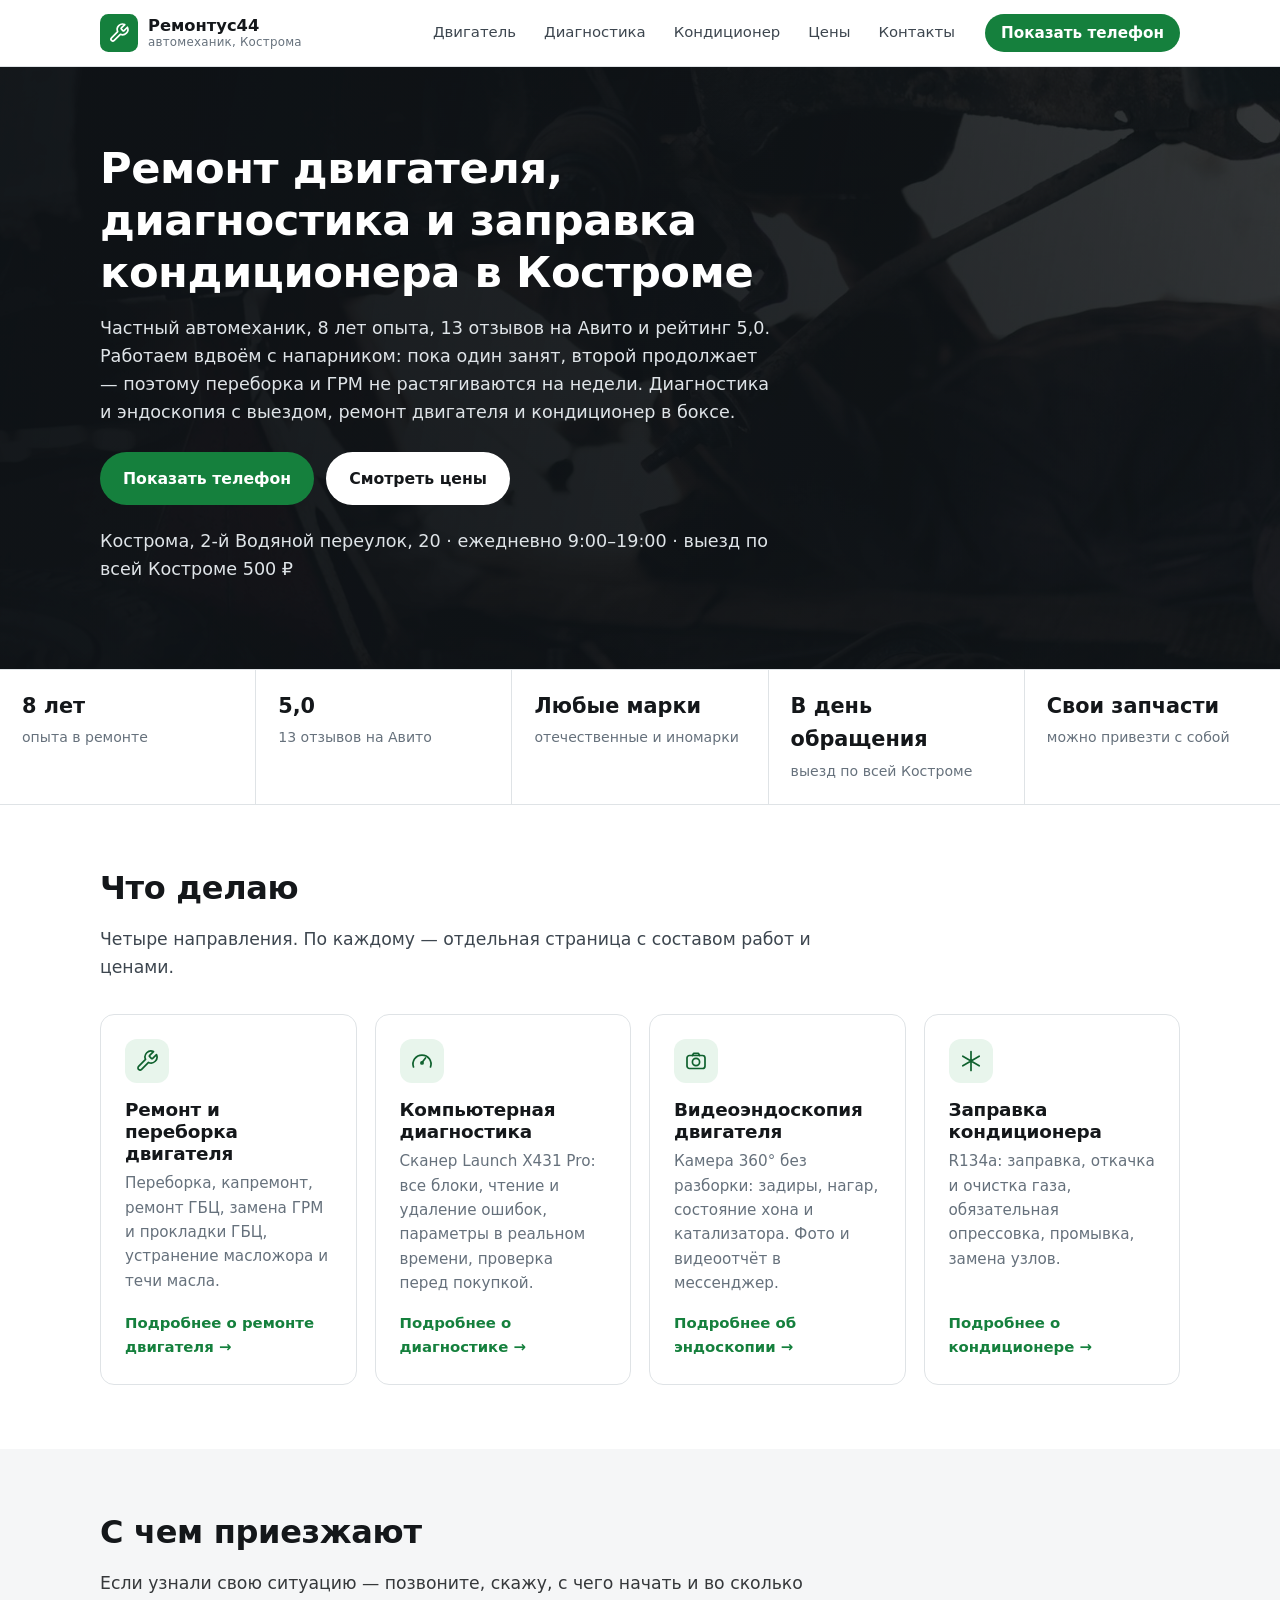
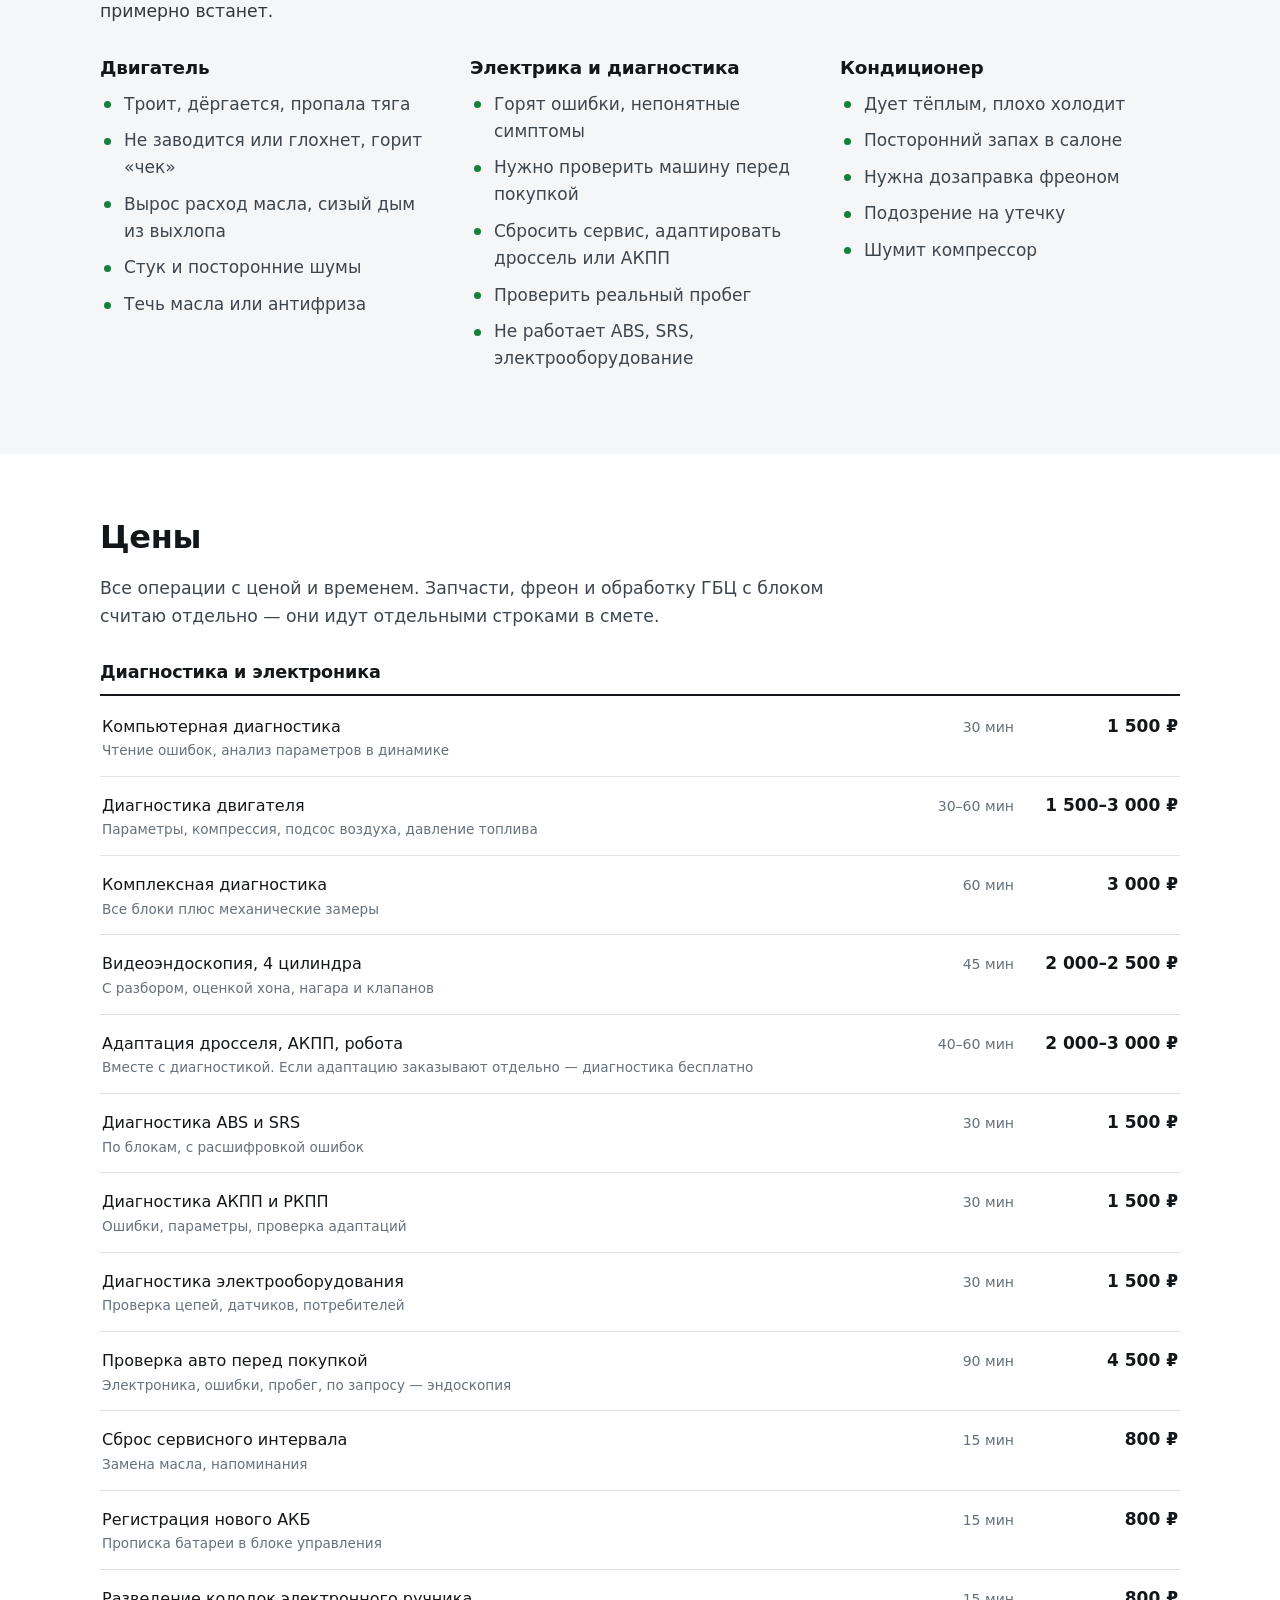
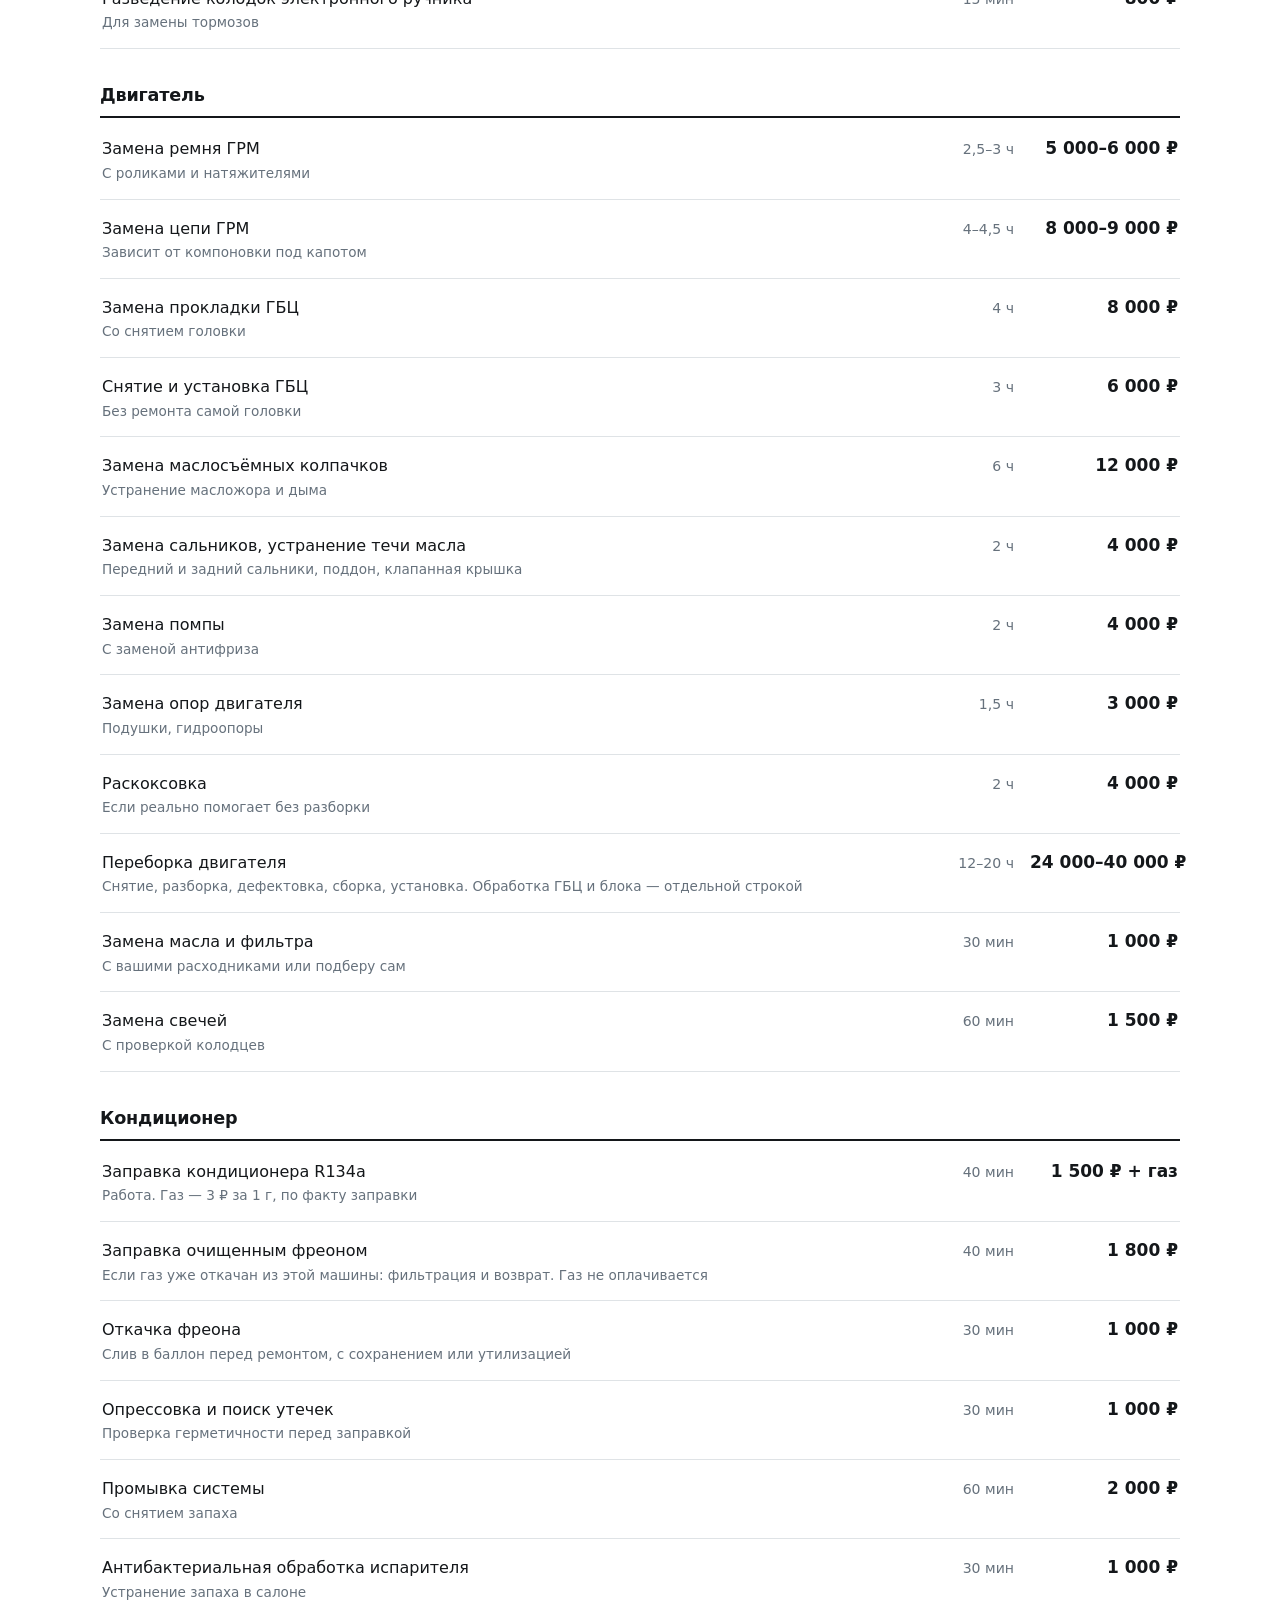
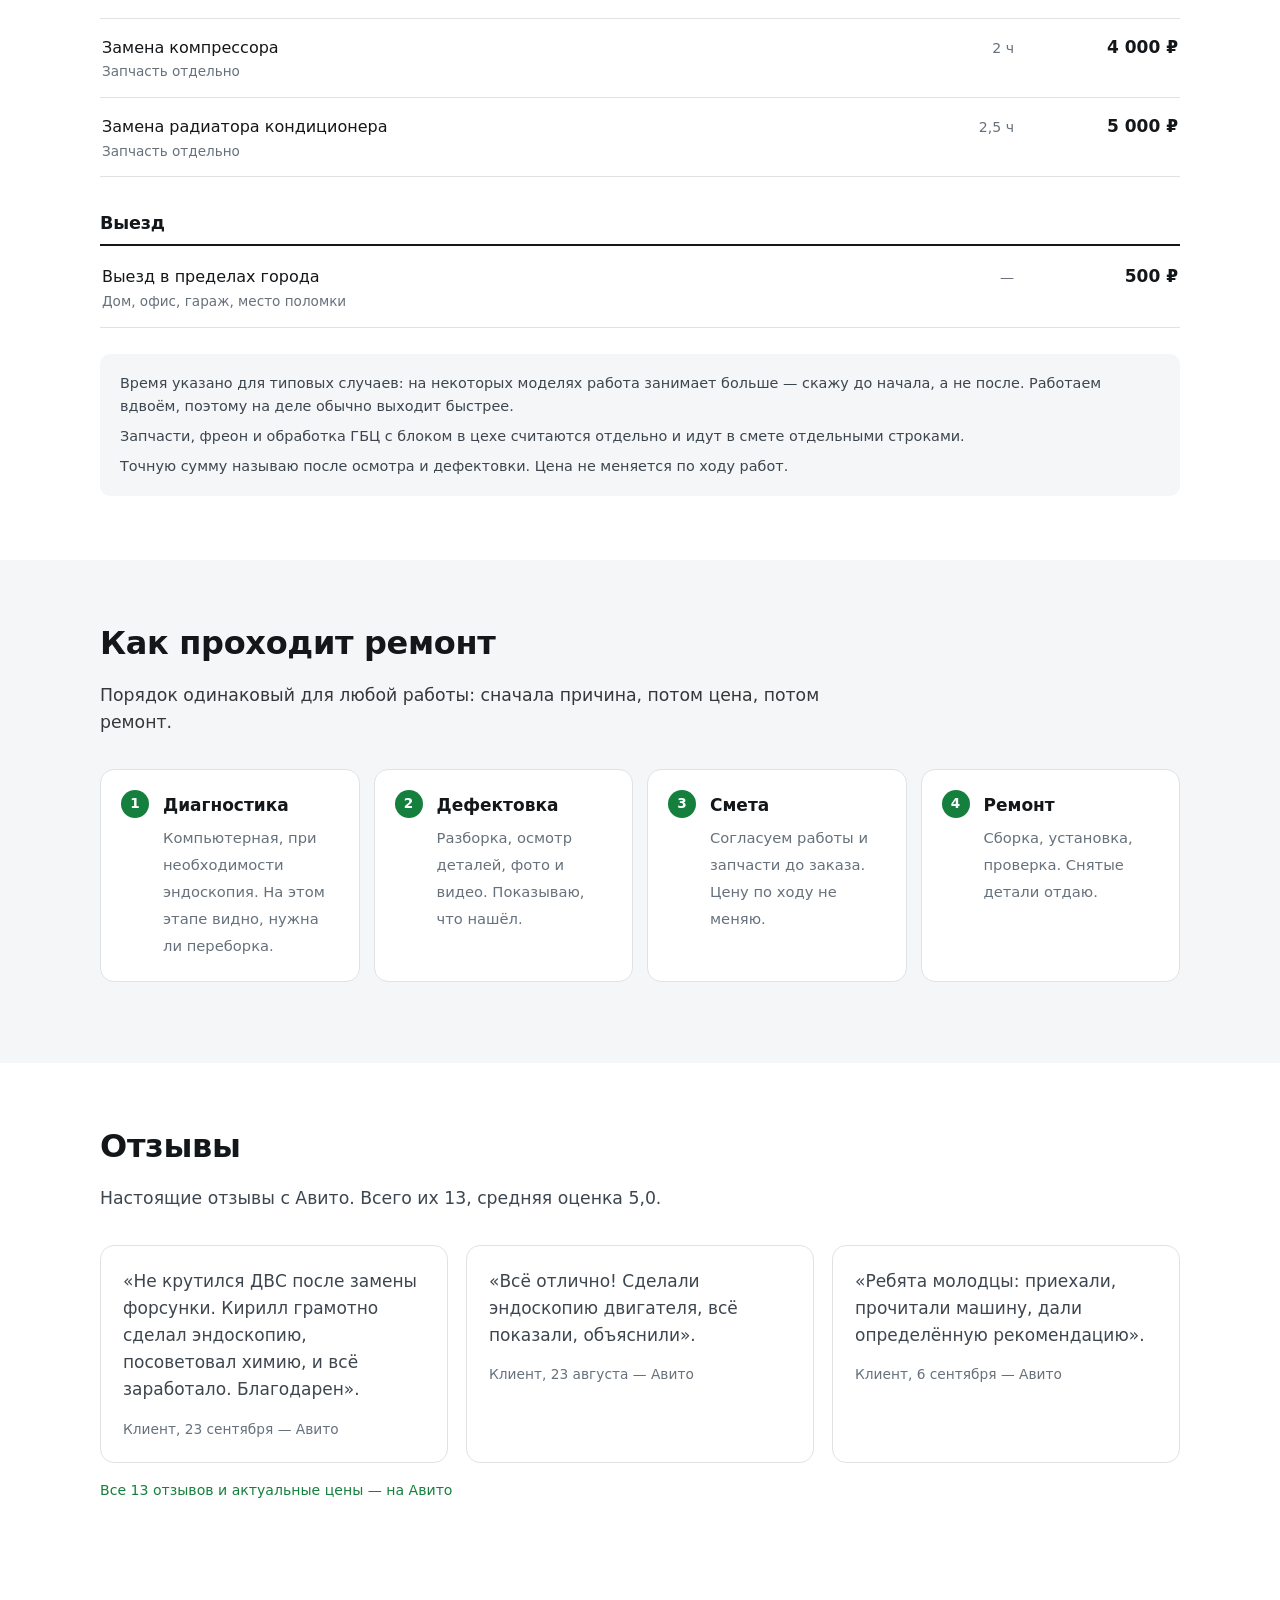
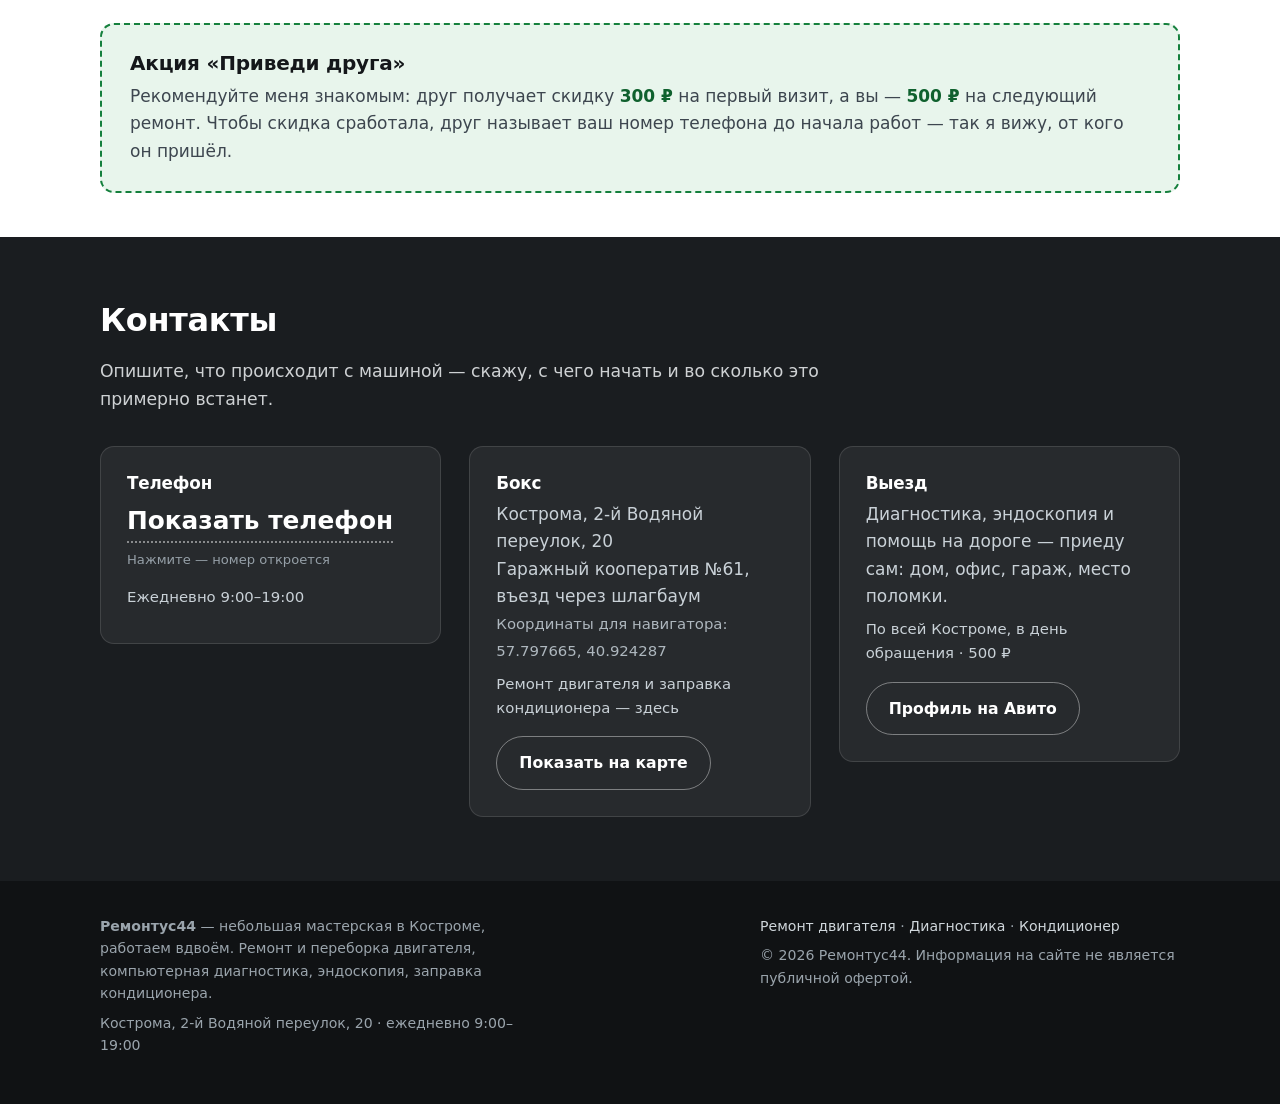
<file: index.html>
<!DOCTYPE html>
<html lang="ru">
<head>
<meta charset="utf-8">
<meta name="viewport" content="width=device-width, initial-scale=1">
<meta name="robots" content="max-image-preview:large">
<title>Ремонт двигателя и диагностика авто в Костроме — выезд</title>
<meta name="description" content="Ремонт и переборка двигателя, компьютерная диагностика Launch X431, эндоскопия цилиндров, заправка кондиционера. Частный мастер, 8 лет опыта, выезд по Костроме.">
<meta name="theme-color" content="#15803d">
<link rel="canonical" href="https://remontus44.github.io/">
<meta property="og:url" content="https://remontus44.github.io/">
<meta name="yandex-verification" content="0451722e89976018">
<meta name="google-site-verification" content="fGi5Lb3fMDPfjdxHxQC40e83cKRaga356DUow9QKcRk">
<link rel="icon" type="image/png" sizes="48x48" href="assets/favicon-48.png">
<link rel="icon" type="image/png" sizes="96x96" href="assets/favicon-96.png">
<link rel="icon" type="image/png" sizes="192x192" href="assets/favicon-192.png">
<link rel="icon" href="assets/favicon.svg" type="image/svg+xml" sizes="any">
<link rel="apple-touch-icon" href="assets/apple-touch-icon.png">
<link rel="stylesheet" href="assets/style.css">

<meta property="og:type" content="website">
<meta property="og:locale" content="ru_RU">
<meta property="og:title" content="Ремонт двигателя и диагностика авто в Костроме — выезд">
<meta property="og:description" content="Ремонт и переборка двигателя, компьютерная диагностика, эндоскопия цилиндров, заправка кондиционера. Частный мастер, 8 лет опыта, выезд по Костроме.">
<meta property="og:image" content="https://remontus44.github.io/assets/cover-1600.jpg">
<meta property="og:image:width" content="1600">
<meta property="og:image:height" content="1066">
<meta property="og:image:alt" content="Автомеханик под автомобилем на подъёмнике — Ремонтус44, Кострома">
<meta property="og:site_name" content="Ремонтус44">
<meta name="twitter:card" content="summary_large_image">
<meta name="twitter:image" content="https://remontus44.github.io/assets/cover-1600.jpg">

<script type="application/ld+json">
{
  "@context": "https://schema.org",
  "@type": "AutoRepair",
  "name": "Ремонтус44 — ремонт двигателя и диагностика авто в Костроме",
  "url": "https://remontus44.github.io/",
  "image": [
    "https://remontus44.github.io/assets/cover-1600.jpg",
    "https://remontus44.github.io/assets/og-1200x630.jpg"
  ],
  "logo": {
    "@type": "ImageObject",
    "url": "https://remontus44.github.io/assets/logo-512.png",
    "width": 512,
    "height": 512
  },
  "priceRange": "от 500 ₽",
  "currenciesAccepted": "RUB",
  "paymentAccepted": "Наличные, перевод",
  "address": {
    "@type": "PostalAddress",
    "addressLocality": "Кострома",
    "streetAddress": "2-й Водяной переулок, 20, гаражный кооператив №61",
    "addressCountry": "RU"
  },
  "areaServed": { "@type": "City", "name": "Кострома" },
  "geo": { "@type": "GeoCoordinates", "latitude": 57.797665, "longitude": 40.924287 },
  "openingHoursSpecification": {
    "@type": "OpeningHoursSpecification",
    "dayOfWeek": ["Monday","Tuesday","Wednesday","Thursday","Friday","Saturday","Sunday"],
    "opens": "09:00",
    "closes": "19:00"
  },
  "hasOfferCatalog": {
    "@type": "OfferCatalog",
    "name": "Услуги",
    "itemListElement": [
      { "@type": "Offer", "itemOffered": { "@type": "Service", "name": "Ремонт и переборка двигателя" } },
      { "@type": "Offer", "itemOffered": { "@type": "Service", "name": "Компьютерная диагностика" }, "price": "1500", "priceCurrency": "RUB" },
      { "@type": "Offer", "itemOffered": { "@type": "Service", "name": "Эндоскопия двигателя" }, "price": "2000", "priceCurrency": "RUB" },
      { "@type": "Offer", "itemOffered": { "@type": "Service", "name": "Заправка кондиционера" }, "price": "1500", "priceCurrency": "RUB" },
      { "@type": "Offer", "itemOffered": { "@type": "Service", "name": "Заправка очищенным фреоном" }, "price": "1800", "priceCurrency": "RUB" },
      { "@type": "Offer", "itemOffered": { "@type": "Service", "name": "Откачка фреона" }, "price": "1000", "priceCurrency": "RUB" }
    ]
  }
}
</script>
</head>
<body>

<header class="header">
  <div class="wrap header__bar">
    <a class="brand" href="./">
      <svg class="brand__mark" viewBox="0 0 64 64" aria-hidden="true"><rect width="64" height="64" rx="14" fill="#15803d"/><g transform="translate(14 14) scale(1.5)" fill="none" stroke="#fff" stroke-width="1.9" stroke-linecap="round" stroke-linejoin="round"><path d="M14.7 6.3a1 1 0 0 0 0 1.4l1.6 1.6a1 1 0 0 0 1.4 0l3.77-3.77a6 6 0 0 1-7.94 7.94l-6.91 6.91a2.12 2.12 0 0 1-3-3l6.91-6.91a6 6 0 0 1 7.94-7.94l-3.76 3.76z"/></g></svg>
      <span class="brand__text">
        <span class="brand__name">Ремонтус44</span>
        <span class="brand__sub">автомеханик, Кострома</span>
      </span>
    </a>
    <nav class="nav" aria-label="Основная навигация">
      <a href="remont-dvigatelya/">Двигатель</a>
      <a href="diagnostika/">Диагностика</a>
      <a href="konditsioner/">Кондиционер</a>
      <a href="#prices">Цены</a>
      <a href="#contacts">Контакты</a>
    </nav>
    <button class="header__phone" type="button" data-phone-reveal data-reveal-class="header__phone">Показать телефон</button>
  </div>
</header>

<main>

  <section class="hero">
    <img class="hero__bg" src="assets/cover-1600.jpg" width="1600" height="1066" alt="Автомеханик под автомобилем на подъёмнике — ремонт двигателя в Костроме" fetchpriority="high">
    <div class="wrap">
      <div class="hero__inner">
        <h1>Ремонт двигателя, диагностика и заправка кондиционера в Костроме</h1>
        <p>Частный автомеханик, 8 лет опыта, 13 отзывов на Авито и рейтинг 5,0. Работаем вдвоём с напарником: пока один занят, второй продолжает — поэтому переборка и ГРМ не растягиваются на недели. Диагностика и эндоскопия с выездом, ремонт двигателя и кондиционер в боксе.</p>
        <div class="hero__actions">
          <button class="btn btn--primary" type="button" data-phone-reveal data-reveal-class="btn btn--primary">Показать телефон</button>
          <a class="btn btn--light" href="#prices">Смотреть цены</a>
        </div>
        <p class="hero__note">Кострома, 2-й Водяной переулок, 20 · ежедневно 9:00–19:00 · выезд по всей Костроме 500 ₽</p>
      </div>
    </div>
  </section>

  <div class="trust">
    <div><b>8 лет</b><span>опыта в ремонте</span></div>
    <div><b>5,0</b><span>13 отзывов на Авито</span></div>
    <div><b>Любые марки</b><span>отечественные и иномарки</span></div>
    <div><b>В день обращения</b><span>выезд по всей Костроме</span></div>
    <div><b>Свои запчасти</b><span>можно привезти с собой</span></div>
  </div>

  <section class="section" id="services">
    <div class="wrap">
      <div class="section-head">
        <h2>Что делаю</h2>
        <p class="lead">Четыре направления. По каждому — отдельная страница с составом работ и ценами.</p>
      </div>
      <div class="cards">

        <article class="card">
          <div class="card__icon" aria-hidden="true">
            <svg viewBox="0 0 24 24"><path d="M14.7 6.3a1 1 0 0 0 0 1.4l1.6 1.6a1 1 0 0 0 1.4 0l3.77-3.77a6 6 0 0 1-7.94 7.94l-6.91 6.91a2.12 2.12 0 0 1-3-3l6.91-6.91a6 6 0 0 1 7.94-7.94l-3.76 3.76z"/></svg>
          </div>
          <h3>Ремонт и переборка двигателя</h3>
          <p>Переборка, капремонт, ремонт ГБЦ, замена ГРМ и прокладки ГБЦ, устранение масложора и течи масла.</p>
          <a class="card__link" href="remont-dvigatelya/">Подробнее о ремонте двигателя →</a>
        </article>

        <article class="card">
          <div class="card__icon" aria-hidden="true">
            <svg viewBox="0 0 24 24"><path d="M3.5 18a9 9 0 1 1 17 0"/><path d="M12 13.5 15.5 9"/><circle cx="12" cy="13.9" r="1.1"/></svg>
          </div>
          <h3>Компьютерная диагностика</h3>
          <p>Сканер Launch X431 Pro: все блоки, чтение и удаление ошибок, параметры в реальном времени, проверка перед покупкой.</p>
          <a class="card__link" href="diagnostika/">Подробнее о диагностике →</a>
        </article>

        <article class="card">
          <div class="card__icon" aria-hidden="true">
            <svg viewBox="0 0 24 24"><rect x="3" y="6.5" width="18" height="13" rx="2.5"/><circle cx="12" cy="13" r="3.6"/><path d="M8.4 6.5 9.6 4.3h4.8l1.2 2.2"/></svg>
          </div>
          <h3>Видеоэндоскопия двигателя</h3>
          <p>Камера 360° без разборки: задиры, нагар, состояние хона и катализатора. Фото и видеоотчёт в мессенджер.</p>
          <a class="card__link" href="diagnostika/#endoskopiya">Подробнее об эндоскопии →</a>
        </article>

        <article class="card">
          <div class="card__icon" aria-hidden="true">
            <svg viewBox="0 0 24 24"><path d="M12 2.5v19M3.8 7.25l16.4 9.5M20.2 7.25 3.8 16.75"/></svg>
          </div>
          <h3>Заправка кондиционера</h3>
          <p>R134a: заправка, откачка и очистка газа, обязательная опрессовка, промывка, замена узлов.</p>
          <a class="card__link" href="konditsioner/">Подробнее о кондиционере →</a>
        </article>

      </div>
    </div>
  </section>

  <section class="section section--surface">
    <div class="wrap">
      <div class="section-head">
        <h2>С чем приезжают</h2>
        <p class="lead">Если узнали свою ситуацию — позвоните, скажу, с чего начать и во сколько примерно встанет.</p>
      </div>
      <div class="cols">
        <div>
          <h3>Двигатель</h3>
          <ul class="plain">
            <li>Троит, дёргается, пропала тяга</li>
            <li>Не заводится или глохнет, горит «чек»</li>
            <li>Вырос расход масла, сизый дым из выхлопа</li>
            <li>Стук и посторонние шумы</li>
            <li>Течь масла или антифриза</li>
          </ul>
        </div>
        <div>
          <h3>Электрика и диагностика</h3>
          <ul class="plain">
            <li>Горят ошибки, непонятные симптомы</li>
            <li>Нужно проверить машину перед покупкой</li>
            <li>Сбросить сервис, адаптировать дроссель или АКПП</li>
            <li>Проверить реальный пробег</li>
            <li>Не работает ABS, SRS, электрооборудование</li>
          </ul>
        </div>
        <div>
          <h3>Кондиционер</h3>
          <ul class="plain">
            <li>Дует тёплым, плохо холодит</li>
            <li>Посторонний запах в салоне</li>
            <li>Нужна дозаправка фреоном</li>
            <li>Подозрение на утечку</li>
            <li>Шумит компрессор</li>
          </ul>
        </div>
      </div>
    </div>
  </section>

  <section class="section" id="prices">
    <div class="wrap">
      <div class="section-head">
        <h2>Цены</h2>
        <p class="lead">Все операции с ценой и временем. Запчасти, фреон и обработку ГБЦ с блоком считаю отдельно — они идут отдельными строками в смете.</p>
      </div>

      <div class="price-group">
        <div class="price-group__head">
          <h3>Диагностика и электроника</h3>
        </div>
        <div class="price">
          <div class="price__name">Компьютерная диагностика<small>Чтение ошибок, анализ параметров в динамике</small></div>
          <div class="price__time">30 мин</div>
          <div class="price__val">1 500 ₽</div>
        </div>
        <div class="price">
          <div class="price__name">Диагностика двигателя<small>Параметры, компрессия, подсос воздуха, давление топлива</small></div>
          <div class="price__time">30–60 мин</div>
          <div class="price__val">1 500–3 000 ₽</div>
        </div>
        <div class="price">
          <div class="price__name">Комплексная диагностика<small>Все блоки плюс механические замеры</small></div>
          <div class="price__time">60 мин</div>
          <div class="price__val">3 000 ₽</div>
        </div>
        <div class="price">
          <div class="price__name">Видеоэндоскопия, 4 цилиндра<small>С разбором, оценкой хона, нагара и клапанов</small></div>
          <div class="price__time">45 мин</div>
          <div class="price__val">2 000–2 500 ₽</div>
        </div>
        <div class="price">
          <div class="price__name">Адаптация дросселя, АКПП, робота<small>Вместе с диагностикой. Если адаптацию заказывают отдельно — диагностика бесплатно</small></div>
          <div class="price__time">40–60 мин</div>
          <div class="price__val">2 000–3 000 ₽</div>
        </div>
        <div class="price">
          <div class="price__name">Диагностика ABS и SRS<small>По блокам, с расшифровкой ошибок</small></div>
          <div class="price__time">30 мин</div>
          <div class="price__val">1 500 ₽</div>
        </div>
        <div class="price">
          <div class="price__name">Диагностика АКПП и РКПП<small>Ошибки, параметры, проверка адаптаций</small></div>
          <div class="price__time">30 мин</div>
          <div class="price__val">1 500 ₽</div>
        </div>
        <div class="price">
          <div class="price__name">Диагностика электрооборудования<small>Проверка цепей, датчиков, потребителей</small></div>
          <div class="price__time">30 мин</div>
          <div class="price__val">1 500 ₽</div>
        </div>
        <div class="price">
          <div class="price__name">Проверка авто перед покупкой<small>Электроника, ошибки, пробег, по запросу — эндоскопия</small></div>
          <div class="price__time">90 мин</div>
          <div class="price__val">4 500 ₽</div>
        </div>
        <div class="price">
          <div class="price__name">Сброс сервисного интервала<small>Замена масла, напоминания</small></div>
          <div class="price__time">15 мин</div>
          <div class="price__val">800 ₽</div>
        </div>
        <div class="price">
          <div class="price__name">Регистрация нового АКБ<small>Прописка батареи в блоке управления</small></div>
          <div class="price__time">15 мин</div>
          <div class="price__val">800 ₽</div>
        </div>
        <div class="price">
          <div class="price__name">Разведение колодок электронного ручника<small>Для замены тормозов</small></div>
          <div class="price__time">15 мин</div>
          <div class="price__val">800 ₽</div>
        </div>
      </div>

      <div class="price-group">
        <div class="price-group__head">
          <h3>Двигатель</h3>
        </div>
        <div class="price">
          <div class="price__name">Замена ремня ГРМ<small>С роликами и натяжителями</small></div>
          <div class="price__time">2,5–3 ч</div>
          <div class="price__val">5 000–6 000 ₽</div>
        </div>
        <div class="price">
          <div class="price__name">Замена цепи ГРМ<small>Зависит от компоновки под капотом</small></div>
          <div class="price__time">4–4,5 ч</div>
          <div class="price__val">8 000–9 000 ₽</div>
        </div>
        <div class="price">
          <div class="price__name">Замена прокладки ГБЦ<small>Со снятием головки</small></div>
          <div class="price__time">4 ч</div>
          <div class="price__val">8 000 ₽</div>
        </div>
        <div class="price">
          <div class="price__name">Снятие и установка ГБЦ<small>Без ремонта самой головки</small></div>
          <div class="price__time">3 ч</div>
          <div class="price__val">6 000 ₽</div>
        </div>
        <div class="price">
          <div class="price__name">Замена маслосъёмных колпачков<small>Устранение масложора и дыма</small></div>
          <div class="price__time">6 ч</div>
          <div class="price__val">12 000 ₽</div>
        </div>
        <div class="price">
          <div class="price__name">Замена сальников, устранение течи масла<small>Передний и задний сальники, поддон, клапанная крышка</small></div>
          <div class="price__time">2 ч</div>
          <div class="price__val">4 000 ₽</div>
        </div>
        <div class="price">
          <div class="price__name">Замена помпы<small>С заменой антифриза</small></div>
          <div class="price__time">2 ч</div>
          <div class="price__val">4 000 ₽</div>
        </div>
        <div class="price">
          <div class="price__name">Замена опор двигателя<small>Подушки, гидроопоры</small></div>
          <div class="price__time">1,5 ч</div>
          <div class="price__val">3 000 ₽</div>
        </div>
        <div class="price">
          <div class="price__name">Раскоксовка<small>Если реально помогает без разборки</small></div>
          <div class="price__time">2 ч</div>
          <div class="price__val">4 000 ₽</div>
        </div>
        <div class="price">
          <div class="price__name">Переборка двигателя<small>Снятие, разборка, дефектовка, сборка, установка. Обработка ГБЦ и блока — отдельной строкой</small></div>
          <div class="price__time">12–20 ч</div>
          <div class="price__val">24 000–40 000 ₽</div>
        </div>
        <div class="price">
          <div class="price__name">Замена масла и фильтра<small>С вашими расходниками или подберу сам</small></div>
          <div class="price__time">30 мин</div>
          <div class="price__val">1 000 ₽</div>
        </div>
        <div class="price">
          <div class="price__name">Замена свечей<small>С проверкой колодцев</small></div>
          <div class="price__time">60 мин</div>
          <div class="price__val">1 500 ₽</div>
        </div>
      </div>

      <div class="price-group">
        <div class="price-group__head">
          <h3>Кондиционер</h3>
        </div>
        <div class="price">
          <div class="price__name">Заправка кондиционера R134a<small>Работа. Газ — 3 ₽ за 1 г, по факту заправки</small></div>
          <div class="price__time">40 мин</div>
          <div class="price__val">1 500 ₽ + газ</div>
        </div>
        <div class="price">
          <div class="price__name">Заправка очищенным фреоном<small>Если газ уже откачан из этой машины: фильтрация и возврат. Газ не оплачивается</small></div>
          <div class="price__time">40 мин</div>
          <div class="price__val">1 800 ₽</div>
        </div>
        <div class="price">
          <div class="price__name">Откачка фреона<small>Слив в баллон перед ремонтом, с сохранением или утилизацией</small></div>
          <div class="price__time">30 мин</div>
          <div class="price__val">1 000 ₽</div>
        </div>
        <div class="price">
          <div class="price__name">Опрессовка и поиск утечек<small>Проверка герметичности перед заправкой</small></div>
          <div class="price__time">30 мин</div>
          <div class="price__val">1 000 ₽</div>
        </div>
        <div class="price">
          <div class="price__name">Промывка системы<small>Со снятием запаха</small></div>
          <div class="price__time">60 мин</div>
          <div class="price__val">2 000 ₽</div>
        </div>
        <div class="price">
          <div class="price__name">Антибактериальная обработка испарителя<small>Устранение запаха в салоне</small></div>
          <div class="price__time">30 мин</div>
          <div class="price__val">1 000 ₽</div>
        </div>
        <div class="price">
          <div class="price__name">Замена компрессора<small>Запчасть отдельно</small></div>
          <div class="price__time">2 ч</div>
          <div class="price__val">4 000 ₽</div>
        </div>
        <div class="price">
          <div class="price__name">Замена радиатора кондиционера<small>Запчасть отдельно</small></div>
          <div class="price__time">2,5 ч</div>
          <div class="price__val">5 000 ₽</div>
        </div>
      </div>

      <div class="price-group">
        <div class="price-group__head">
          <h3>Выезд</h3>
        </div>
        <div class="price">
          <div class="price__name">Выезд в пределах города<small>Дом, офис, гараж, место поломки</small></div>
          <div class="price__time">—</div>
          <div class="price__val">500 ₽</div>
        </div>
      </div>

      <div class="prices-foot">
        <p>Время указано для типовых случаев: на некоторых моделях работа занимает больше — скажу до начала, а не после. Работаем вдвоём, поэтому на деле обычно выходит быстрее.</p>
        <p>Запчасти, фреон и обработка ГБЦ с блоком в цехе считаются отдельно и идут в смете отдельными строками.</p>
        <p>Точную сумму называю после осмотра и дефектовки. Цена не меняется по ходу работ.</p>
      </div>
    </div>
  </section>

  <section class="section section--surface">
    <div class="wrap">
      <div class="section-head">
        <h2>Как проходит ремонт</h2>
        <p class="lead">Порядок одинаковый для любой работы: сначала причина, потом цена, потом ремонт.</p>
      </div>
      <ol class="steps">
        <li><strong>Диагностика</strong><span>Компьютерная, при необходимости эндоскопия. На этом этапе видно, нужна ли переборка.</span></li>
        <li><strong>Дефектовка</strong><span>Разборка, осмотр деталей, фото и видео. Показываю, что нашёл.</span></li>
        <li><strong>Смета</strong><span>Согласуем работы и запчасти до заказа. Цену по ходу не меняю.</span></li>
        <li><strong>Ремонт</strong><span>Сборка, установка, проверка. Снятые детали отдаю.</span></li>
      </ol>
    </div>
  </section>

  <section class="section">
    <div class="wrap">
      <div class="section-head">
        <h2>Отзывы</h2>
        <p class="lead">Настоящие отзывы с Авито. Всего их 13, средняя оценка 5,0.</p>
      </div>
      <div class="reviews">
        <figure class="review">
          <blockquote>«Не крутился ДВС после замены форсунки. Кирилл грамотно сделал эндоскопию, посоветовал химию, и всё заработало. Благодарен».</blockquote>
          <figcaption>Клиент, 23 сентября — Авито</figcaption>
        </figure>
        <figure class="review">
          <blockquote>«Всё отлично! Сделали эндоскопию двигателя, всё показали, объяснили».</blockquote>
          <figcaption>Клиент, 23 августа — Авито</figcaption>
        </figure>
        <figure class="review">
          <blockquote>«Ребята молодцы: приехали, прочитали машину, дали определённую рекомендацию».</blockquote>
          <figcaption>Клиент, 6 сентября — Авито</figcaption>
        </figure>
      </div>
      <p class="prices__note"><a href="https://www.avito.ru/kostroma/predlozheniya_uslug/remont_dvigatelya_diagnostika_konditsioner_4477973589" target="_blank" rel="noopener">Все 13 отзывов и актуальные цены — на Авито</a></p>
    </div>
  </section>

  <section class="section section--tight">
    <div class="wrap">
      <div class="promo">
        <h2>Акция «Приведи друга»</h2>
        <p>Рекомендуйте меня знакомым: друг получает скидку <strong>300 ₽</strong> на первый визит, а вы — <strong>500 ₽</strong> на следующий ремонт. Чтобы скидка сработала, друг называет ваш номер телефона до начала работ — так я вижу, от кого он пришёл.</p>
      </div>
    </div>
  </section>

  <section class="section section--dark" id="contacts">
    <div class="wrap">
      <div class="section-head">
        <h2>Контакты</h2>
        <p class="lead">Опишите, что происходит с машиной — скажу, с чего начать и во сколько это примерно встанет.</p>
      </div>
      <div class="contact-grid">

        <div class="contact-card">
          <h3>Телефон</h3>
          <button class="phone-btn" type="button" data-phone-reveal data-reveal-class="phone-link">Показать телефон</button>
          <span class="phone-hint">Нажмите — номер откроется</span>
          <p class="hours" style="margin-top:16px">Ежедневно 9:00–19:00</p>
        </div>

        <div class="contact-card">
          <h3>Бокс</h3>
          <p>Кострома, 2-й Водяной переулок, 20<br>Гаражный кооператив №61, въезд через шлагбаум<br><span class="hours">Координаты для навигатора: 57.797665, 40.924287</span></p>
          <p class="hours">Ремонт двигателя и заправка кондиционера — здесь</p>
          <div class="contact-actions">
            <a class="btn btn--ghost" href="https://yandex.ru/maps/?pt=40.924287,57.797665&amp;z=17&amp;l=map" target="_blank" rel="noopener">Показать на карте</a>
          </div>
        </div>

        <div class="contact-card">
          <h3>Выезд</h3>
          <p>Диагностика, эндоскопия и помощь на дороге — приеду сам: дом, офис, гараж, место поломки.</p>
          <p class="hours">По всей Костроме, в день обращения · 500 ₽</p>
          <div class="contact-actions">
            <a class="btn btn--ghost" href="https://www.avito.ru/kostroma/predlozheniya_uslug/remont_dvigatelya_diagnostika_konditsioner_4477973589" target="_blank" rel="noopener">Профиль на Авито</a>
          </div>
        </div>

      </div>
      <noscript><p class="hours" style="margin-top:20px">Телефон не публикую открыто, чтобы не ловить спам-звонки. Напишите в чат на Авито — ссылка выше.</p></noscript>
    </div>
  </section>

</main>

<footer class="footer">
  <div class="wrap footer__inner">
    <div class="footer__col">
      <p><strong>Ремонтус44</strong> — небольшая мастерская в Костроме, работаем вдвоём. Ремонт и переборка двигателя, компьютерная диагностика, эндоскопия, заправка кондиционера.</p>
      <p>Кострома, 2-й Водяной переулок, 20 · ежедневно 9:00–19:00</p>
    </div>
    <div class="footer__col">
      <p><a href="remont-dvigatelya/">Ремонт двигателя</a> · <a href="diagnostika/">Диагностика</a> · <a href="konditsioner/">Кондиционер</a></p>
      <p>© 2026 Ремонтус44. Информация на сайте не является публичной офертой.</p>
    </div>
  </div>
</footer>

<script src="assets/app.js" defer></script>

<!-- Yandex.Metrika counter -->
<script type="text/javascript">
    (function(m,e,t,r,i,k,a){
        m[i]=m[i]||function(){(m[i].a=m[i].a||[]).push(arguments)};
        m[i].l=1*new Date();
        for (var j = 0; j < document.scripts.length; j++) {if (document.scripts[j].src === r) { return; }}
        k=e.createElement(t),a=e.getElementsByTagName(t)[0],k.async=1,k.src=r,a.parentNode.insertBefore(k,a)
    })(window, document,'script','https://mc.yandex.ru/metrika/tag.js?id=113808431', 'ym');

    ym(113808431, 'init', {ssr:true, webvisor:true, clickmap:true, ecommerce:"dataLayer", referrer: document.referrer, url: location.href, accurateTrackBounce:true, trackLinks:true});
</script>
<noscript><div><img src="https://mc.yandex.ru/watch/113808431" style="position:absolute; left:-9999px;" alt="" /></div></noscript>
<!-- /Yandex.Metrika counter -->
</body>
</html>
</file>
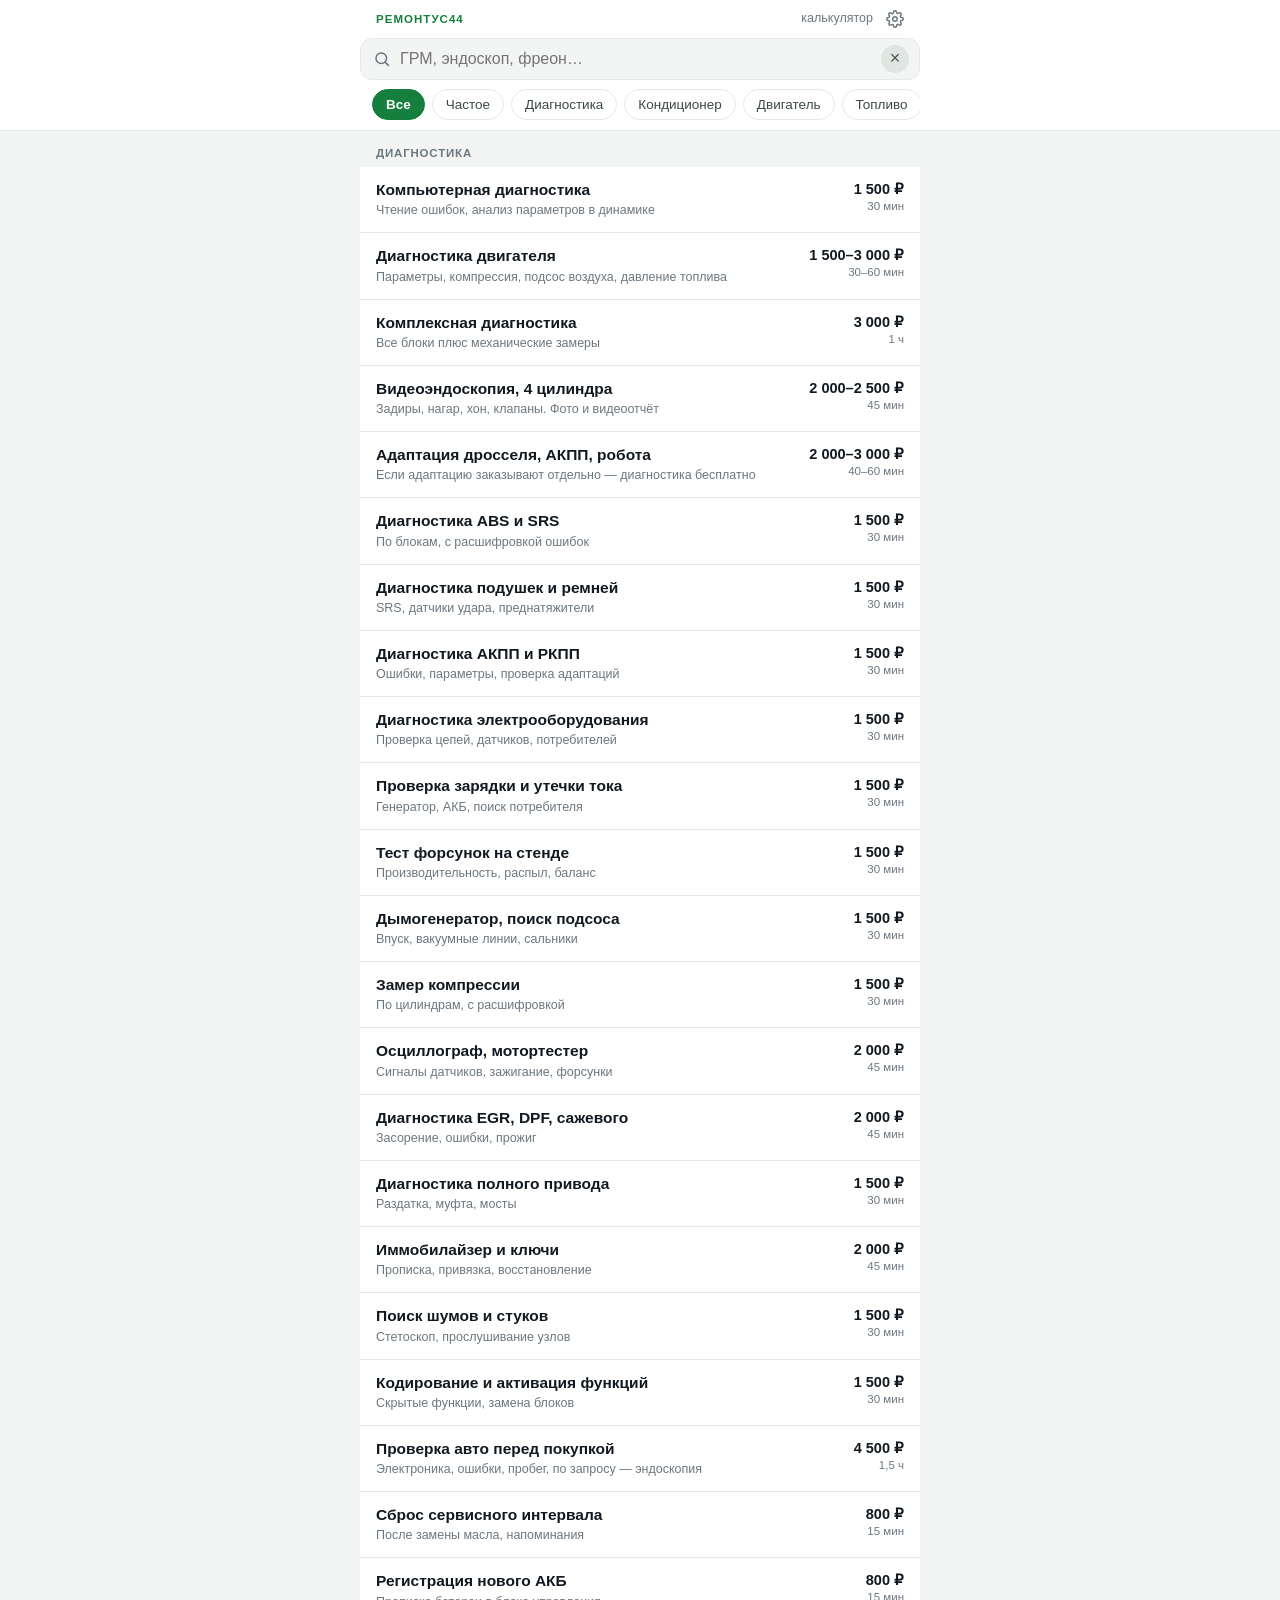
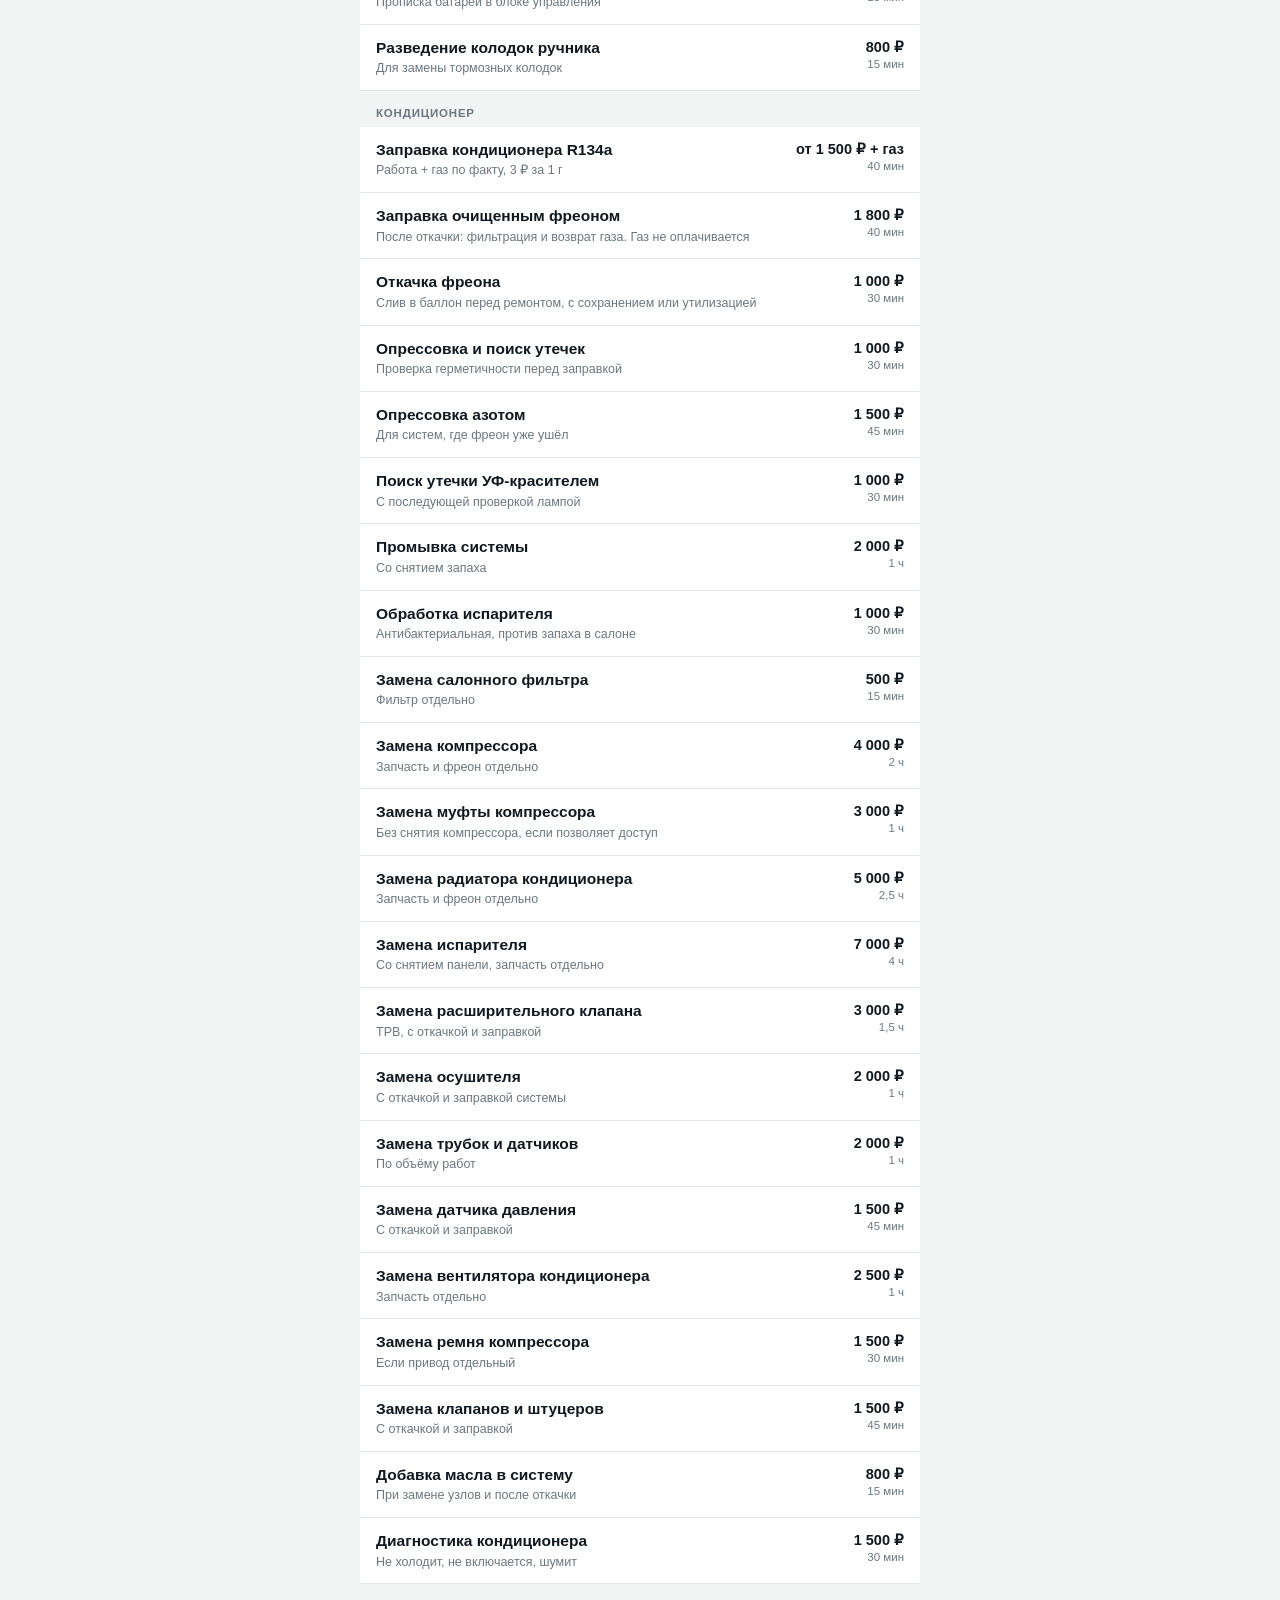
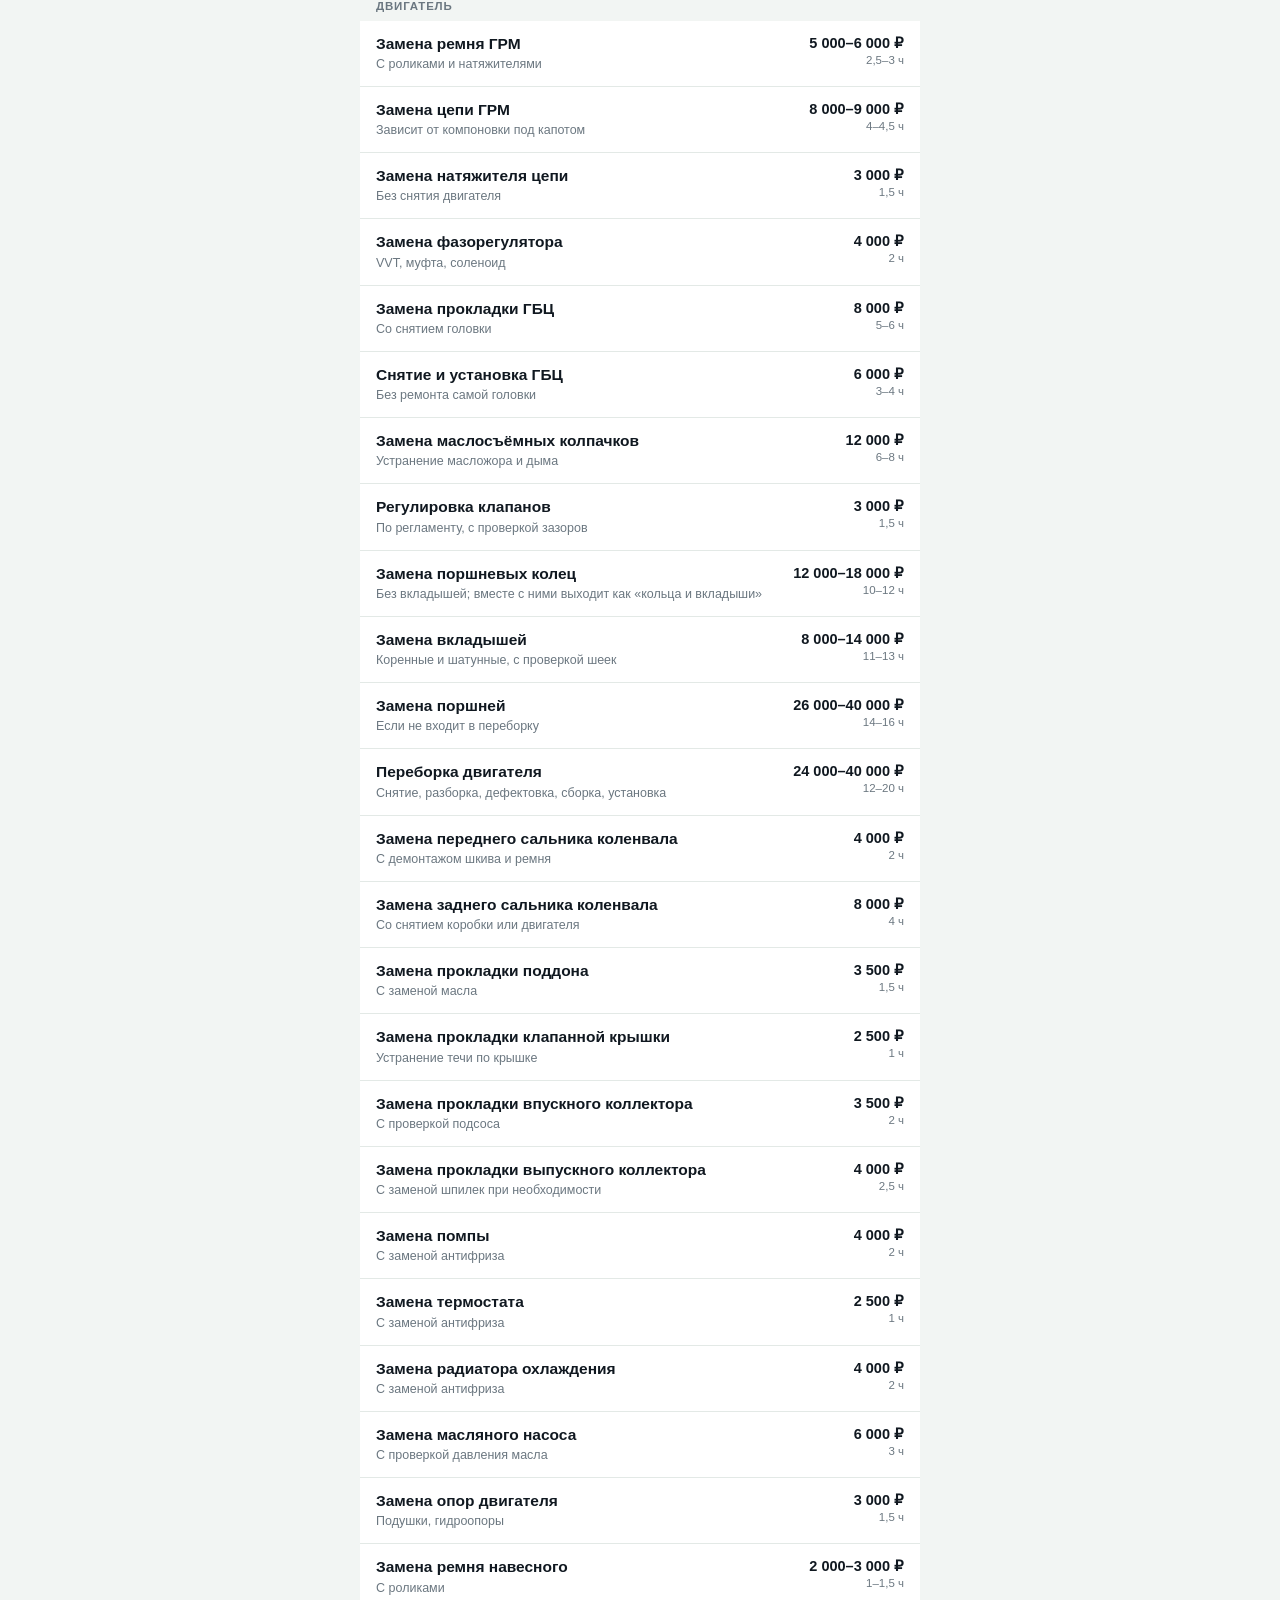
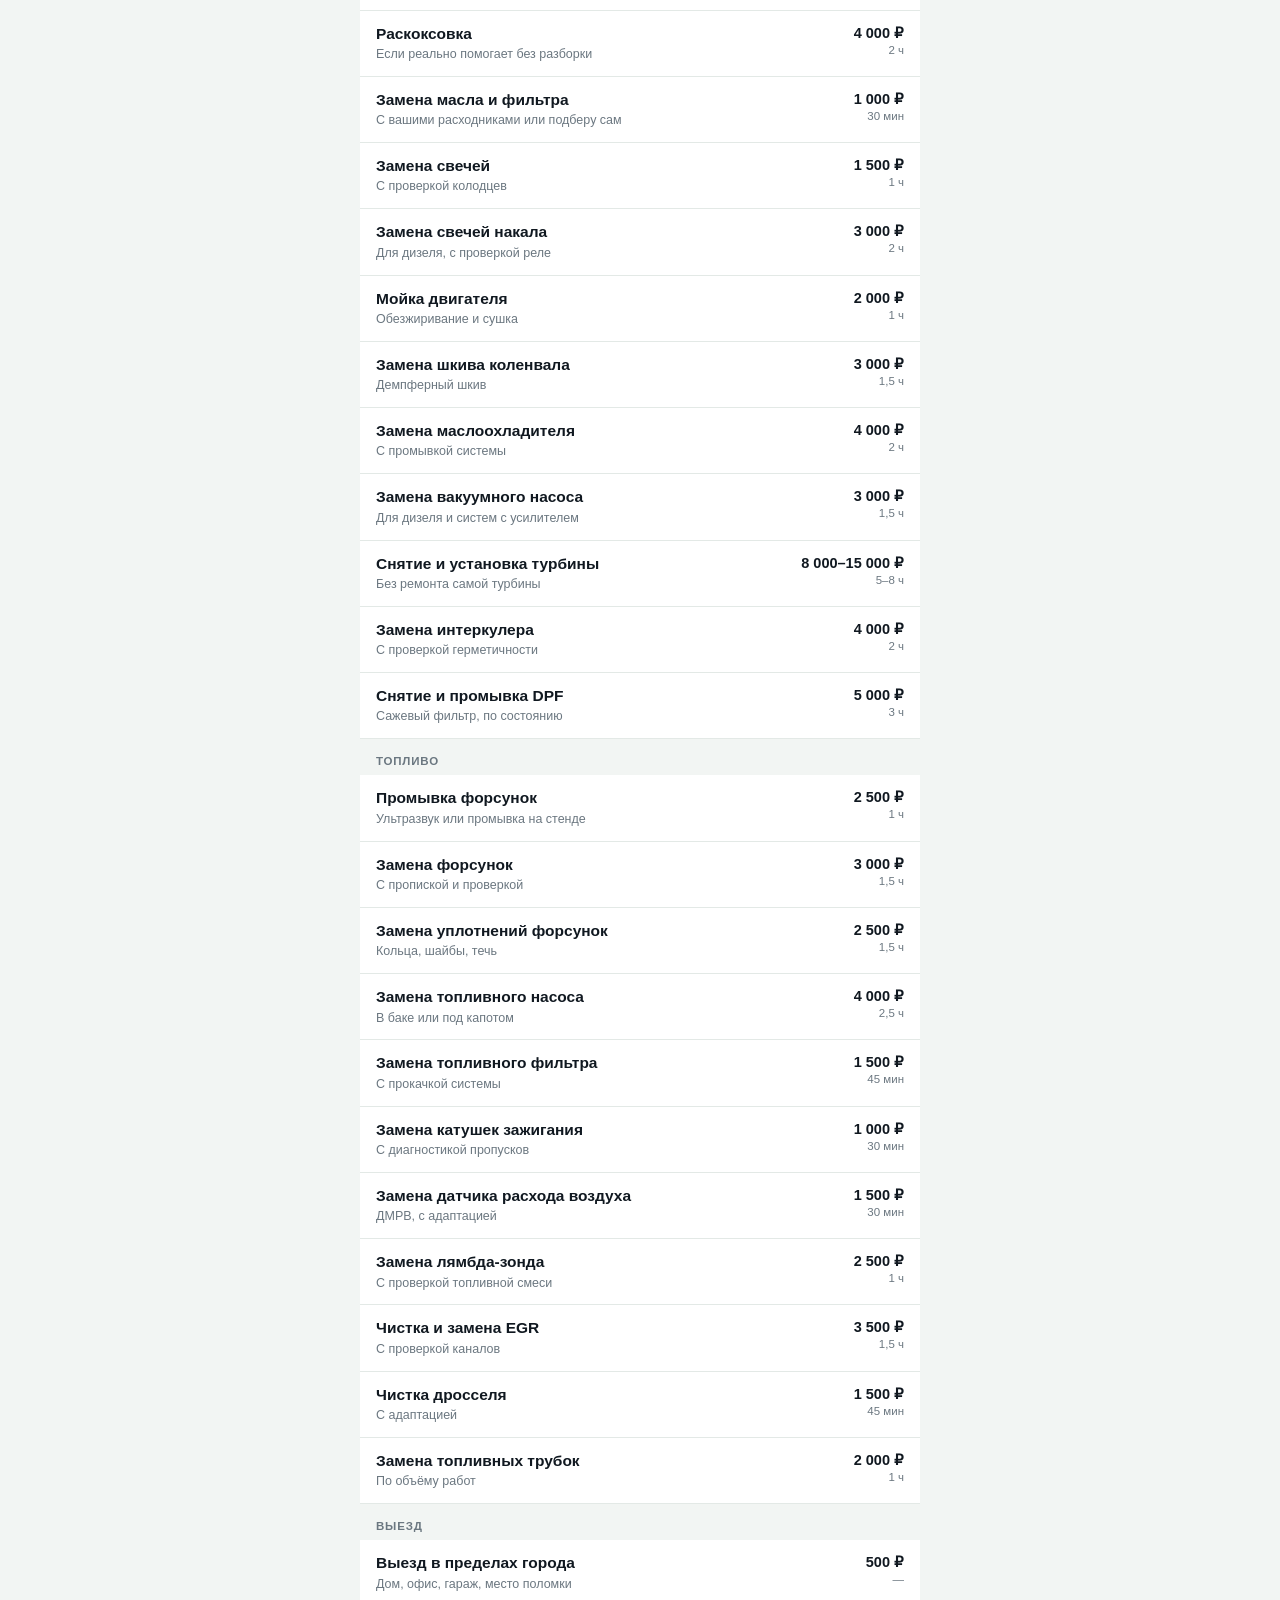
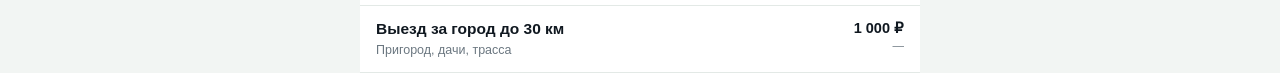
<file: calc/index.html>
<!DOCTYPE html>
<html lang="ru">
<head>
<meta charset="utf-8">
<meta name="viewport" content="width=device-width, initial-scale=1, viewport-fit=cover">
<title>Расчёт стоимости — Ремонтус44</title>
<meta name="robots" content="noindex, nofollow">
<meta name="theme-color" content="#15803d">
<meta name="color-scheme" content="light">
<meta name="mobile-web-app-capable" content="yes">
<meta name="apple-mobile-web-app-capable" content="yes">
<meta name="apple-mobile-web-app-status-bar-style" content="default">
<meta name="apple-mobile-web-app-title" content="Расчёт">
<meta name="format-detection" content="telephone=no">
<link rel="manifest" href="manifest.json">
<link rel="icon" href="icon-192.png" sizes="192x192">
<link rel="apple-touch-icon" href="apple-touch-icon.png">
<link rel="stylesheet" href="app.css">
</head>
<body>

<header class="head">
  <div class="head__row">
    <span class="head__brand">Ремонтус44</span>
    <span class="head__right">
      <span class="head__title">калькулятор</span>
      <button class="head__settings" id="openSettings" type="button" aria-label="Настройки" title="Настройки">
        <svg viewBox="0 0 24 24" aria-hidden="true"><circle cx="12" cy="12" r="3"/><path d="M19.4 15a1.65 1.65 0 0 0 .33 1.82l.06.06a2 2 0 1 1-2.83 2.83l-.06-.06a1.65 1.65 0 0 0-1.82-.33 1.65 1.65 0 0 0-1 1.51V21a2 2 0 1 1-4 0v-.09a1.65 1.65 0 0 0-1-1.51 1.65 1.65 0 0 0-1.82.33l-.06.06a2 2 0 1 1-2.83-2.83l.06-.06a1.65 1.65 0 0 0 .33-1.82 1.65 1.65 0 0 0-1.51-1H3a2 2 0 1 1 0-4h.09a1.65 1.65 0 0 0 1.51-1 1.65 1.65 0 0 0-.33-1.82l-.06-.06a2 2 0 1 1 2.83-2.83l.06.06a1.65 1.65 0 0 0 1.82.33H9a1.65 1.65 0 0 0 1-1.51V3a2 2 0 1 1 4 0v.09a1.65 1.65 0 0 0 1 1.51 1.65 1.65 0 0 0 1.82-.33l.06-.06a2 2 0 1 1 2.83 2.83l-.06.06a1.65 1.65 0 0 0-.33 1.82V9a1.65 1.65 0 0 0 1.51 1H21a2 2 0 1 1 0 4h-.09a1.65 1.65 0 0 0-1.51 1z"/></svg>
      </button>
    </span>
  </div>

  <div class="search">
    <svg class="search__icon" viewBox="0 0 24 24" aria-hidden="true"><circle cx="11" cy="11" r="7"/><path d="m16.5 16.5 4 4"/></svg>
    <input id="q" type="search" placeholder="ГРМ, эндоскоп, фреон…" enterkeyhint="search" autocomplete="off" autocorrect="off" spellcheck="false" aria-label="Поиск услуги">
    <button class="search__clear" id="clearQ" type="button" hidden aria-label="Очистить">×</button>
  </div>

  <nav class="chips" id="chips" aria-label="Категории"></nav>
</header>

<main class="list" id="list"></main>

<div class="empty" id="empty" hidden>
  <p>Ничего не нашлось.</p>
  <p class="empty__hint">Попробуйте «ГРМ», «эндоскоп», «фреон», «масло».</p>
</div>

<div class="bar" id="bar" hidden>
  <button class="bar__main" id="openSheet" type="button">
    <span class="bar__sum" id="barSum">0 ₽</span>
    <span class="bar__meta" id="barMeta">0 позиций</span>
  </button>
  <button class="iconbtn" id="quickCopy" type="button" aria-label="Скопировать смету">
    <svg viewBox="0 0 24 24" aria-hidden="true"><rect x="9" y="9" width="11" height="11" rx="2"/><path d="M5 15V6a2 2 0 0 1 2-2h9"/></svg>
  </button>
  <button class="iconbtn" id="quickPdf" type="button" aria-label="Смета в PDF">
    <svg viewBox="0 0 24 24" aria-hidden="true"><path d="M14 3H7a2 2 0 0 0-2 2v14a2 2 0 0 0 2 2h10a2 2 0 0 0 2-2V8z"/><path d="M14 3v5h5"/><path d="M9 13h6M9 17h4"/></svg>
  </button>
</div>

<div class="sheet" id="sheet" hidden>
  <div class="sheet__backdrop" data-close></div>
  <div class="sheet__panel" role="dialog" aria-modal="true" aria-labelledby="sheetTitle">
    <div class="sheet__handle" aria-hidden="true"></div>
    <div class="sheet__head">
      <h2 id="sheetTitle">Смета</h2>
      <button class="sheet__close" type="button" data-close aria-label="Закрыть">×</button>
    </div>

    <div class="sheet__body" id="sheetBody"></div>

    <div class="sheet__foot">
      <label class="toggle">
        <input type="checkbox" id="noteTgl" checked>
        <span>Дописать «точную сумму скажу после осмотра»</span>
      </label>
      <div class="sheet__totals">
        <div class="totals__row">
          <span class="totals__label">Итого</span>
          <span class="totals__sum" id="sheetSum">0 ₽</span>
        </div>
        <div class="totals__breakdown" id="sheetBreakdown"></div>
        <div class="totals__time" id="sheetTime">—</div>
        <div class="totals__order" id="sheetOrder"></div>
      </div>
      <div class="sheet__actions">
        <button class="btn btn--primary" id="saveOrderBtn" type="button">Сохранить заказ</button>
        <button class="btn btn--ghost" id="pdfBtn" type="button">Смета PDF</button>
        <button class="btn btn--ghost" id="actBtn" type="button">Акт PDF</button>
        <button class="btn btn--ghost" id="shareBtn" type="button">Отправить</button>
        <button class="btn btn--plain btn--wide" id="clearBtn" type="button">Очистить</button>
      </div>
    </div>
  </div>
</div>

<div class="sheet sheet--guide" id="guideSheet" hidden>
  <div class="sheet__backdrop" data-gclose></div>
  <div class="sheet__panel" role="dialog" aria-modal="true" aria-labelledby="guideTitle">
    <div class="sheet__handle" aria-hidden="true"></div>
    <div class="sheet__head">
      <h2 id="guideTitle">Как выполнить</h2>
      <button class="sheet__close" type="button" data-gclose aria-label="Закрыть">×</button>
    </div>
    <div class="sheet__body guide" id="guideBody"></div>
  </div>
</div>

<div class="sheet sheet--set" id="setSheet" hidden>
  <div class="sheet__backdrop" data-sclose></div>
  <div class="sheet__panel" role="dialog" aria-modal="true" aria-labelledby="setTitle">
    <div class="sheet__handle" aria-hidden="true"></div>
    <div class="sheet__head">
      <h2 id="setTitle">Настройки</h2>
      <button class="sheet__close" type="button" data-sclose aria-label="Закрыть">×</button>
    </div>
    <div class="sheet__body setbody">

      <section class="box">
        <div class="box__head">
          <div>
            <div class="box__title">Облако</div>
            <div class="box__sub">Одна смета на двух телефонах</div>
          </div>
          <span class="cloud__state" id="syncState">выключено</span>
        </div>

        <div id="syncOffBlock">
          <p class="box__text">Создайте код на этом телефоне и введите его на втором. Смета, запчасти, жидкости и наценка будут одинаковые.</p>
          <button class="box__btn box__btn--primary" id="syncCreate" type="button">Создать код</button>
          <p class="box__or">или подключитесь к коду с другого телефона</p>
          <div class="box__join">
            <input id="syncCodeIn" type="text" inputmode="text" autocapitalize="characters" autocomplete="off" spellcheck="false" maxlength="11" placeholder="XXXX-XXXX" aria-label="Код синхронизации">
            <button class="box__btn" id="syncJoin" type="button">Подключить</button>
          </div>
        </div>

        <div id="syncOnBlock" hidden>
          <div class="box__codebox">
            <div>
              <div class="box__label">Код синхронизации</div>
              <div class="box__code" id="syncCodeView">—</div>
            </div>
            <button class="box__mini" id="syncCopyCode" type="button">Копировать</button>
          </div>
          <div class="box__actions">
            <button class="box__btn" id="syncPush" type="button">Сохранить в облако</button>
            <button class="box__btn" id="syncPull" type="button">Загрузить из облака</button>
          </div>
          <button class="box__link" id="syncShareLink" type="button">Отправить ссылку на второй телефон</button>
          <button class="box__link box__link--danger" id="syncOff" type="button">Отключить облако</button>
          <p class="box__status" id="syncStatus">Готово</p>
        </div>
      </section>

      <section class="box">
        <div class="box__head">
          <div>
            <div class="box__title">Клиенту в смете</div>
            <div class="box__sub">Сайт и телефон в PDF</div>
          </div>
        </div>
        <p class="box__text">Эти контакты автоматически попадают в PDF и в текст кнопки «Поделиться».</p>
        <div class="box__row">
          <span class="box__label">Сайт</span>
          <b class="box__value">remontus44.github.io</b>
          <button class="box__mini" id="copySite" type="button">Копировать</button>
        </div>
        <div class="box__row">
          <span class="box__label">Телефон</span>
          <b class="box__value" id="phoneView">скрыт</b>
          <button class="box__mini" id="showPhone" type="button">Показать</button>
          <button class="box__mini" id="copyPhone" type="button" hidden>Копировать</button>
        </div>
      </section>

      <section class="box">
        <div class="box__head">
          <div>
            <div class="box__title">База заказов</div>
            <div class="box__sub">Заказы, статистика, акты</div>
          </div>
          <span class="cloud__state" id="dbState">проверка…</span>
        </div>
        <p class="box__text" id="dbText">Заказы сохраняются в Supabase. Вход по email и паролю.</p>
        <a class="box__btn" href="orders.html" target="_blank" rel="noopener">Открыть базу заказов</a>
        <p class="box__text box__text--small" id="dbUser"></p>
      </section>

      <section class="box">
        <div class="box__title">База и обновления</div>
        <p class="box__text">Справочник машин загружается с сайта и одинаков на всех телефонах. Смета хранится на этом телефоне, а с включённым облаком — ещё и на сервере в зашифрованном виде.</p>
        <button class="box__btn" id="setUpdateBase" type="button">Проверить обновления базы</button>
        <p class="box__text box__text--small">Установка на телефон: меню Chrome ⋮ → «Установить приложение» или «Добавить на главный экран».</p>
      </section>

    </div>
  </div>
</div>

<div class="toast" id="toast" role="status" aria-live="polite"></div>

<div class="printdoc" id="printDoc" aria-hidden="true"></div>

<script src="data/cars.js"></script>
<script src="data/labor.js"></script>
<script src="data/guides.js"></script>
<script src="supabase-config.js"></script>
<script src="supabase.js"></script>
<script src="act.js"></script>
<script src="app.js"></script>
</body>
</html>
</file>
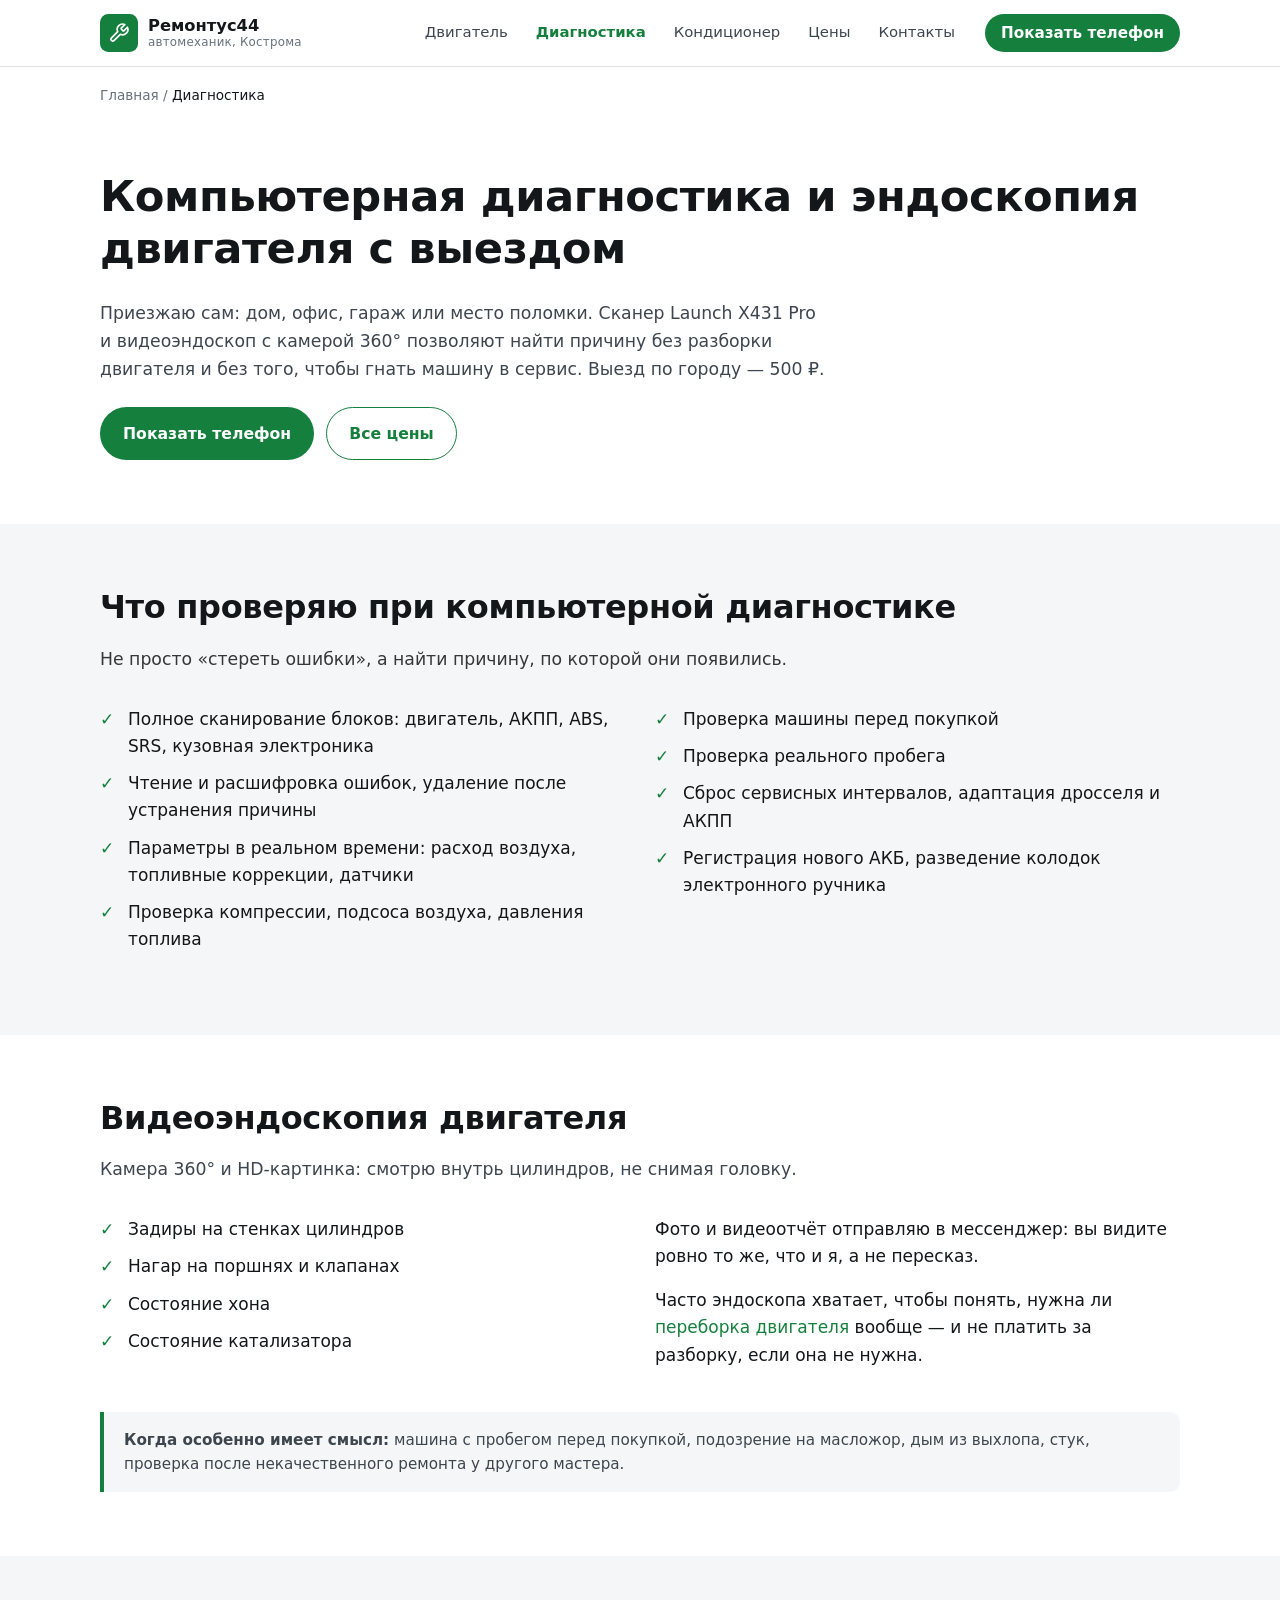
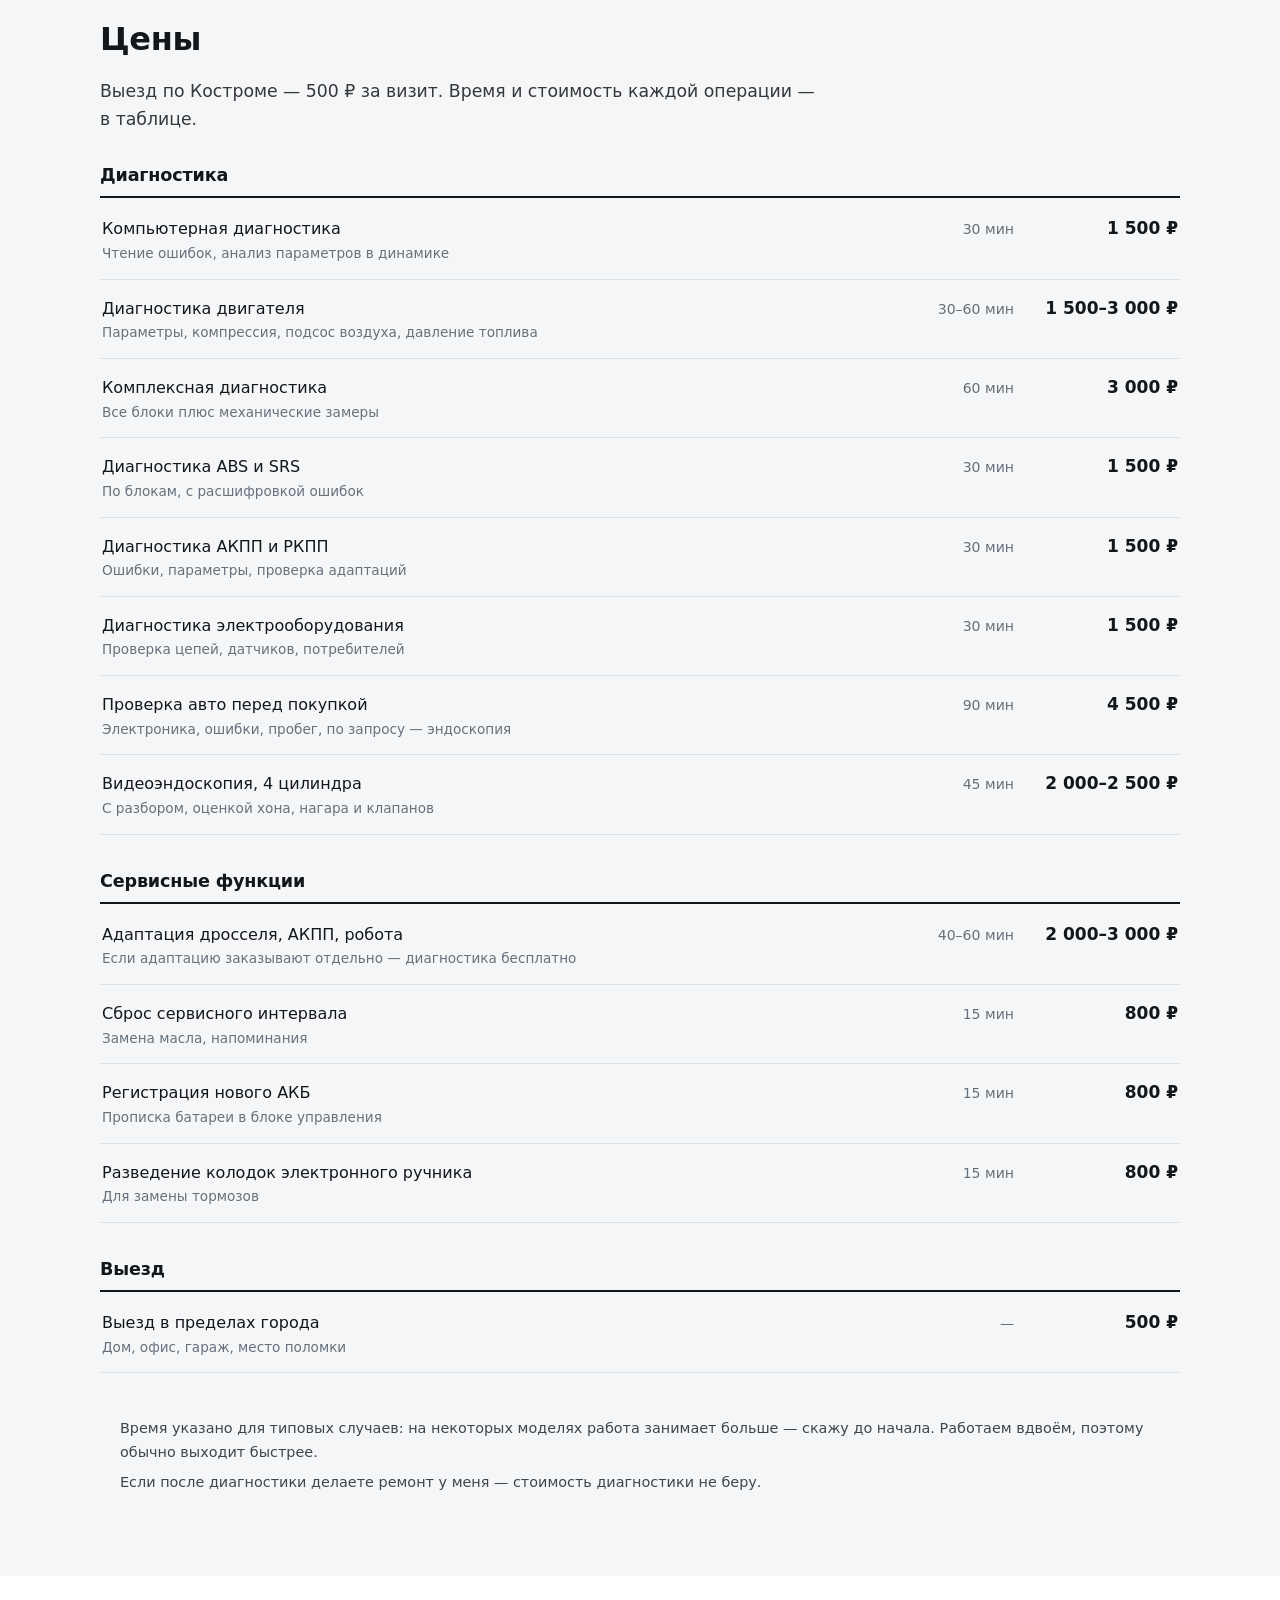
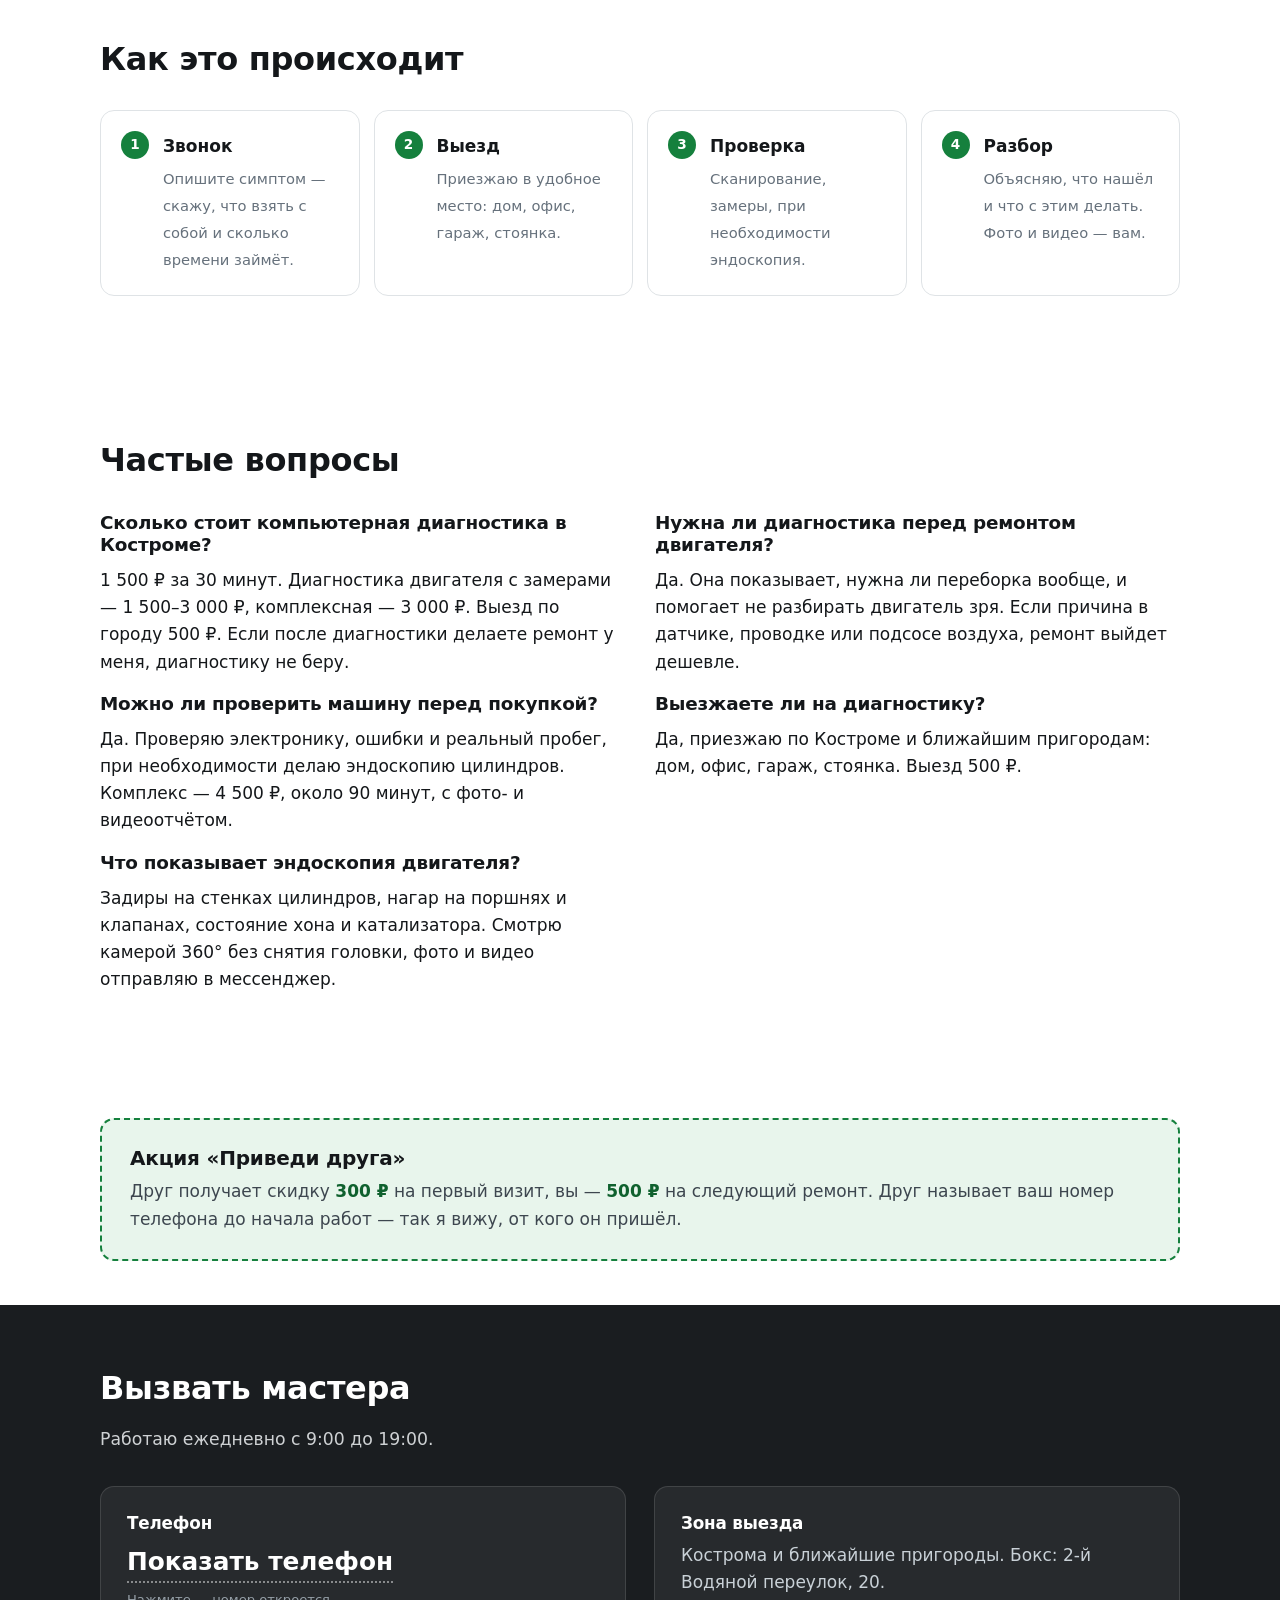
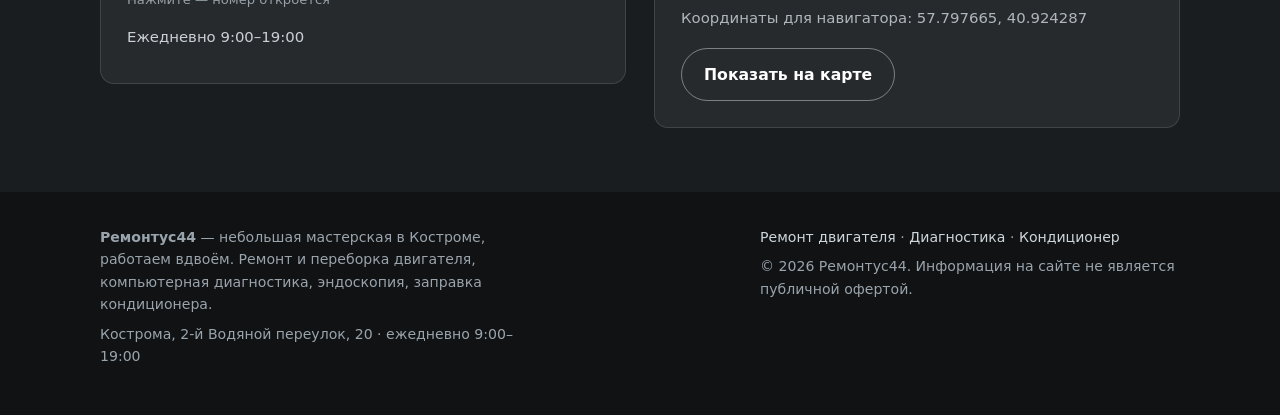
<file: diagnostika/index.html>
<!DOCTYPE html>
<html lang="ru">
<head>
<meta charset="utf-8">
<meta name="viewport" content="width=device-width, initial-scale=1">
<meta name="robots" content="max-image-preview:large">
<title>Диагностика авто в Костроме — Launch X431, эндоскоп</title>
<meta name="description" content="Компьютерная диагностика всех блоков Launch X431 Pro, эндоскопия цилиндров 360°, поиск задиров, проверка пробега. Выезд по Костроме, 500 ₽.">
<meta name="theme-color" content="#15803d">
<link rel="canonical" href="https://remontus44.github.io/diagnostika/">
<meta property="og:url" content="https://remontus44.github.io/diagnostika/">
<link rel="icon" type="image/png" sizes="48x48" href="../assets/favicon-48.png">
<link rel="icon" type="image/png" sizes="96x96" href="../assets/favicon-96.png">
<link rel="icon" type="image/png" sizes="192x192" href="../assets/favicon-192.png">
<link rel="icon" href="../assets/favicon.svg" type="image/svg+xml" sizes="any">
<link rel="apple-touch-icon" href="../assets/apple-touch-icon.png">
<link rel="stylesheet" href="../assets/style.css">

<meta property="og:type" content="article">
<meta property="og:locale" content="ru_RU">
<meta property="og:title" content="Компьютерная диагностика и эндоскопия с выездом — Кострома">
<meta property="og:description" content="Launch X431 Pro: все блоки, ошибки, параметры, компрессия, подсос воздуха. Эндоскопия цилиндров 360° с фотоотчётом. Выезд по Костроме.">
<meta property="og:image" content="https://remontus44.github.io/assets/cover-1600.jpg">
<meta property="og:image:width" content="1600">
<meta property="og:image:height" content="1066">
<meta property="og:image:alt" content="Автомеханик под автомобилем на подъёмнике — Ремонтус44, Кострома">
<meta property="og:site_name" content="Ремонтус44">
<meta name="twitter:card" content="summary_large_image">
<meta name="twitter:image" content="https://remontus44.github.io/assets/cover-1600.jpg">

<script type="application/ld+json">
{
  "@context": "https://schema.org",
  "@type": "AutoRepair",
  "name": "Ремонтус44 — диагностика авто с выездом в Костроме",
  "url": "https://remontus44.github.io/diagnostika/",
  "image": "https://remontus44.github.io/assets/cover-1600.jpg",
  "logo": {
    "@type": "ImageObject",
    "url": "https://remontus44.github.io/assets/logo-512.png",
    "width": 512,
    "height": 512
  },
  "priceRange": "от 800 ₽",
  "address": {
    "@type": "PostalAddress",
    "addressLocality": "Кострома",
    "streetAddress": "2-й Водяной переулок, 20, гаражный кооператив №61",
    "addressCountry": "RU"
  },
  "areaServed": { "@type": "City", "name": "Кострома" },
  "geo": { "@type": "GeoCoordinates", "latitude": 57.797665, "longitude": 40.924287 },
  "openingHours": "Mo-Su 09:00-19:00"
}
</script>
<script type="application/ld+json">
{
  "@context": "https://schema.org",
  "@type": "BreadcrumbList",
  "itemListElement": [
    { "@type": "ListItem", "position": 1, "name": "Главная", "item": "https://remontus44.github.io/" },
    { "@type": "ListItem", "position": 2, "name": "Диагностика", "item": "https://remontus44.github.io/diagnostika/" }
  ]
}
</script>
<script type="application/ld+json">
{
  "@context": "https://schema.org",
  "@type": "FAQPage",
  "mainEntity": [
    {
      "@type": "Question",
      "name": "Сколько стоит компьютерная диагностика в Костроме?",
      "acceptedAnswer": { "@type": "Answer", "text": "1 500 ₽ за 30 минут. Диагностика двигателя с замерами — 1 500–3 000 ₽, комплексная — 3 000 ₽. Выезд по городу 500 ₽. Если после диагностики делаете ремонт у меня, диагностику не беру." }
    },
    {
      "@type": "Question",
      "name": "Можно ли проверить машину перед покупкой?",
      "acceptedAnswer": { "@type": "Answer", "text": "Да. Проверяю электронику, ошибки и реальный пробег, при необходимости делаю эндоскопию цилиндров. Комплекс — 4 500 ₽, около 90 минут, с фото- и видеоотчётом." }
    },
    {
      "@type": "Question",
      "name": "Что показывает эндоскопия двигателя?",
      "acceptedAnswer": { "@type": "Answer", "text": "Задиры на стенках цилиндров, нагар на поршнях и клапанах, состояние хона и катализатора. Смотрю камерой 360° без снятия головки, фото и видео отправляю в мессенджер." }
    },
    {
      "@type": "Question",
      "name": "Нужна ли диагностика перед ремонтом двигателя?",
      "acceptedAnswer": { "@type": "Answer", "text": "Да. Она показывает, нужна ли переборка вообще, и помогает не разбирать двигатель зря. Если причина в датчике, проводке или подсосе воздуха, ремонт выйдет дешевле." }
    },
    {
      "@type": "Question",
      "name": "Выезжаете ли на диагностику?",
      "acceptedAnswer": { "@type": "Answer", "text": "Да, приезжаю по Костроме и ближайшим пригородам: дом, офис, гараж, стоянка. Выезд 500 ₽." }
    }
  ]
}
</script>
</head>
<body>

<header class="header">
  <div class="wrap header__bar">
    <a class="brand" href="../">
      <svg class="brand__mark" viewBox="0 0 64 64" aria-hidden="true"><rect width="64" height="64" rx="14" fill="#15803d"/><g transform="translate(14 14) scale(1.5)" fill="none" stroke="#fff" stroke-width="1.9" stroke-linecap="round" stroke-linejoin="round"><path d="M14.7 6.3a1 1 0 0 0 0 1.4l1.6 1.6a1 1 0 0 0 1.4 0l3.77-3.77a6 6 0 0 1-7.94 7.94l-6.91 6.91a2.12 2.12 0 0 1-3-3l6.91-6.91a6 6 0 0 1 7.94-7.94l-3.76 3.76z"/></g></svg>
      <span class="brand__text">
        <span class="brand__name">Ремонтус44</span>
        <span class="brand__sub">автомеханик, Кострома</span>
      </span>
    </a>
    <nav class="nav" aria-label="Основная навигация">
      <a href="../remont-dvigatelya/">Двигатель</a>
      <a href="../diagnostika/" aria-current="page">Диагностика</a>
      <a href="../konditsioner/">Кондиционер</a>
      <a href="../#prices">Цены</a>
      <a href="../#contacts">Контакты</a>
    </nav>
    <button class="header__phone" type="button" data-phone-reveal data-reveal-class="header__phone">Показать телефон</button>
  </div>
</header>

<main>

  <div class="wrap">
    <nav class="crumbs" aria-label="Хлебные крошки">
      <a href="../">Главная</a> / <span>Диагностика</span>
    </nav>
  </div>

  <section class="section">
    <div class="wrap">
      <h1>Компьютерная диагностика и эндоскопия двигателя с выездом</h1>
      <p class="lead">Приезжаю сам: дом, офис, гараж или место поломки. Сканер Launch X431 Pro и видеоэндоскоп с камерой 360° позволяют найти причину без разборки двигателя и без того, чтобы гнать машину в сервис. Выезд по городу — 500 ₽.</p>
      <div class="hero__actions" style="margin-top:24px">
        <button class="btn btn--primary" type="button" data-phone-reveal data-reveal-class="btn btn--primary">Показать телефон</button>
        <a class="btn btn--outline" href="#prices">Все цены</a>
      </div>
    </div>
  </section>

  <section class="section section--surface">
    <div class="wrap">
      <div class="section-head">
        <h2>Что проверяю при компьютерной диагностике</h2>
        <p class="lead">Не просто «стереть ошибки», а найти причину, по которой они появились.</p>
      </div>
      <div class="cols">
        <div>
          <ul class="check">
            <li>Полное сканирование блоков: двигатель, АКПП, ABS, SRS, кузовная электроника</li>
            <li>Чтение и расшифровка ошибок, удаление после устранения причины</li>
            <li>Параметры в реальном времени: расход воздуха, топливные коррекции, датчики</li>
            <li>Проверка компрессии, подсоса воздуха, давления топлива</li>
          </ul>
        </div>
        <div>
          <ul class="check">
            <li>Проверка машины перед покупкой</li>
            <li>Проверка реального пробега</li>
            <li>Сброс сервисных интервалов, адаптация дросселя и АКПП</li>
            <li>Регистрация нового АКБ, разведение колодок электронного ручника</li>
          </ul>
        </div>
      </div>
    </div>
  </section>

  <section class="section" id="endoskopiya">
    <div class="wrap">
      <div class="section-head">
        <h2>Видеоэндоскопия двигателя</h2>
        <p class="lead">Камера 360° и HD-картинка: смотрю внутрь цилиндров, не снимая головку.</p>
      </div>
      <div class="cols">
        <div>
          <ul class="check">
            <li>Задиры на стенках цилиндров</li>
            <li>Нагар на поршнях и клапанах</li>
            <li>Состояние хона</li>
            <li>Состояние катализатора</li>
          </ul>
        </div>
        <div>
          <p>Фото и видеоотчёт отправляю в мессенджер: вы видите ровно то же, что и я, а не пересказ.</p>
          <p>Часто эндоскопа хватает, чтобы понять, нужна ли <a href="../remont-dvigatelya/">переборка двигателя</a> вообще — и не платить за разборку, если она не нужна.</p>
        </div>
      </div>
      <div class="notice" style="margin-top:26px">
        <p><strong>Когда особенно имеет смысл:</strong> машина с пробегом перед покупкой, подозрение на масложор, дым из выхлопа, стук, проверка после некачественного ремонта у другого мастера.</p>
      </div>
    </div>
  </section>

  <section class="section section--surface" id="prices">
    <div class="wrap">
      <div class="section-head">
        <h2>Цены</h2>
        <p class="lead">Выезд по Костроме — 500 ₽ за визит. Время и стоимость каждой операции — в таблице.</p>
      </div>

      <div class="price-group">
        <div class="price-group__head">
          <h3>Диагностика</h3>
        </div>
        <div class="price">
          <div class="price__name">Компьютерная диагностика<small>Чтение ошибок, анализ параметров в динамике</small></div>
          <div class="price__time">30 мин</div>
          <div class="price__val">1 500 ₽</div>
        </div>
        <div class="price">
          <div class="price__name">Диагностика двигателя<small>Параметры, компрессия, подсос воздуха, давление топлива</small></div>
          <div class="price__time">30–60 мин</div>
          <div class="price__val">1 500–3 000 ₽</div>
        </div>
        <div class="price">
          <div class="price__name">Комплексная диагностика<small>Все блоки плюс механические замеры</small></div>
          <div class="price__time">60 мин</div>
          <div class="price__val">3 000 ₽</div>
        </div>
        <div class="price">
          <div class="price__name">Диагностика ABS и SRS<small>По блокам, с расшифровкой ошибок</small></div>
          <div class="price__time">30 мин</div>
          <div class="price__val">1 500 ₽</div>
        </div>
        <div class="price">
          <div class="price__name">Диагностика АКПП и РКПП<small>Ошибки, параметры, проверка адаптаций</small></div>
          <div class="price__time">30 мин</div>
          <div class="price__val">1 500 ₽</div>
        </div>
        <div class="price">
          <div class="price__name">Диагностика электрооборудования<small>Проверка цепей, датчиков, потребителей</small></div>
          <div class="price__time">30 мин</div>
          <div class="price__val">1 500 ₽</div>
        </div>
        <div class="price">
          <div class="price__name">Проверка авто перед покупкой<small>Электроника, ошибки, пробег, по запросу — эндоскопия</small></div>
          <div class="price__time">90 мин</div>
          <div class="price__val">4 500 ₽</div>
        </div>
        <div class="price">
          <div class="price__name">Видеоэндоскопия, 4 цилиндра<small>С разбором, оценкой хона, нагара и клапанов</small></div>
          <div class="price__time">45 мин</div>
          <div class="price__val">2 000–2 500 ₽</div>
        </div>
      </div>

      <div class="price-group">
        <div class="price-group__head">
          <h3>Сервисные функции</h3>
        </div>
        <div class="price">
          <div class="price__name">Адаптация дросселя, АКПП, робота<small>Если адаптацию заказывают отдельно — диагностика бесплатно</small></div>
          <div class="price__time">40–60 мин</div>
          <div class="price__val">2 000–3 000 ₽</div>
        </div>
        <div class="price">
          <div class="price__name">Сброс сервисного интервала<small>Замена масла, напоминания</small></div>
          <div class="price__time">15 мин</div>
          <div class="price__val">800 ₽</div>
        </div>
        <div class="price">
          <div class="price__name">Регистрация нового АКБ<small>Прописка батареи в блоке управления</small></div>
          <div class="price__time">15 мин</div>
          <div class="price__val">800 ₽</div>
        </div>
        <div class="price">
          <div class="price__name">Разведение колодок электронного ручника<small>Для замены тормозов</small></div>
          <div class="price__time">15 мин</div>
          <div class="price__val">800 ₽</div>
        </div>
      </div>

      <div class="price-group">
        <div class="price-group__head">
          <h3>Выезд</h3>
        </div>
        <div class="price">
          <div class="price__name">Выезд в пределах города<small>Дом, офис, гараж, место поломки</small></div>
          <div class="price__time">—</div>
          <div class="price__val">500 ₽</div>
        </div>
      </div>

      <div class="prices-foot">
        <p>Время указано для типовых случаев: на некоторых моделях работа занимает больше — скажу до начала. Работаем вдвоём, поэтому обычно выходит быстрее.</p>
        <p>Если после диагностики делаете ремонт у меня — стоимость диагностики не беру.</p>
      </div>
    </div>
  </section>

  <section class="section">
    <div class="wrap">
      <div class="section-head">
        <h2>Как это происходит</h2>
      </div>
      <ol class="steps">
        <li><strong>Звонок</strong><span>Опишите симптом — скажу, что взять с собой и сколько времени займёт.</span></li>
        <li><strong>Выезд</strong><span>Приезжаю в удобное место: дом, офис, гараж, стоянка.</span></li>
        <li><strong>Проверка</strong><span>Сканирование, замеры, при необходимости эндоскопия.</span></li>
        <li><strong>Разбор</strong><span>Объясняю, что нашёл и что с этим делать. Фото и видео — вам.</span></li>
      </ol>
    </div>
  </section>

  <section class="section">
    <div class="wrap">
      <div class="section-head">
        <h2>Частые вопросы</h2>
      </div>
      <div class="cols">
        <div>
          <h3>Сколько стоит компьютерная диагностика в Костроме?</h3>
          <p>1 500 ₽ за 30 минут. Диагностика двигателя с замерами — 1 500–3 000 ₽, комплексная — 3 000 ₽. Выезд по городу 500 ₽. Если после диагностики делаете ремонт у меня, диагностику не беру.</p>
          <h3>Можно ли проверить машину перед покупкой?</h3>
          <p>Да. Проверяю электронику, ошибки и реальный пробег, при необходимости делаю эндоскопию цилиндров. Комплекс — 4 500 ₽, около 90 минут, с фото- и видеоотчётом.</p>
          <h3>Что показывает эндоскопия двигателя?</h3>
          <p>Задиры на стенках цилиндров, нагар на поршнях и клапанах, состояние хона и катализатора. Смотрю камерой 360° без снятия головки, фото и видео отправляю в мессенджер.</p>
        </div>
        <div>
          <h3>Нужна ли диагностика перед ремонтом двигателя?</h3>
          <p>Да. Она показывает, нужна ли переборка вообще, и помогает не разбирать двигатель зря. Если причина в датчике, проводке или подсосе воздуха, ремонт выйдет дешевле.</p>
          <h3>Выезжаете ли на диагностику?</h3>
          <p>Да, приезжаю по Костроме и ближайшим пригородам: дом, офис, гараж, стоянка. Выезд 500 ₽.</p>
        </div>
      </div>
    </div>
  </section>

  <section class="section section--tight">
    <div class="wrap">
      <div class="promo">
        <h2>Акция «Приведи друга»</h2>
        <p>Друг получает скидку <strong>300 ₽</strong> на первый визит, вы — <strong>500 ₽</strong> на следующий ремонт. Друг называет ваш номер телефона до начала работ — так я вижу, от кого он пришёл.</p>
      </div>
    </div>
  </section>

</main>

<section class="section section--dark" id="contacts">
  <div class="wrap">
    <div class="section-head">
      <h2>Вызвать мастера</h2>
      <p class="lead">Работаю ежедневно с 9:00 до 19:00.</p>
    </div>
    <div class="contact-grid">
      <div class="contact-card">
        <h3>Телефон</h3>
        <button class="phone-btn" type="button" data-phone-reveal data-reveal-class="phone-link">Показать телефон</button>
        <span class="phone-hint">Нажмите — номер откроется</span>
        <p class="hours" style="margin-top:16px">Ежедневно 9:00–19:00</p>
      </div>
      <div class="contact-card">
        <h3>Зона выезда</h3>
        <p>Кострома и ближайшие пригороды. Бокс: 2-й Водяной переулок, 20.</p>
        <span class="hours">Координаты для навигатора: 57.797665, 40.924287</span>
        <div class="contact-actions">
          <a class="btn btn--ghost" href="https://yandex.ru/maps/?pt=40.924287,57.797665&amp;z=17&amp;l=map" target="_blank" rel="noopener">Показать на карте</a>
        </div>
      </div>
    </div>
    <noscript><p class="hours" style="margin-top:20px">Телефон не публикую открыто, чтобы не ловить спам-звонки. Напишите в чат на Авито.</p></noscript>
  </div>
</section>

<footer class="footer">
  <div class="wrap footer__inner">
    <div class="footer__col">
      <p><strong>Ремонтус44</strong> — небольшая мастерская в Костроме, работаем вдвоём. Ремонт и переборка двигателя, компьютерная диагностика, эндоскопия, заправка кондиционера.</p>
      <p>Кострома, 2-й Водяной переулок, 20 · ежедневно 9:00–19:00</p>
    </div>
    <div class="footer__col">
      <p><a href="../remont-dvigatelya/">Ремонт двигателя</a> · <a href="../diagnostika/">Диагностика</a> · <a href="../konditsioner/">Кондиционер</a></p>
      <p>© 2026 Ремонтус44. Информация на сайте не является публичной офертой.</p>
    </div>
  </div>
</footer>

<script src="../assets/app.js" defer></script>

<!-- Yandex.Metrika counter -->
<script type="text/javascript">
    (function(m,e,t,r,i,k,a){
        m[i]=m[i]||function(){(m[i].a=m[i].a||[]).push(arguments)};
        m[i].l=1*new Date();
        for (var j = 0; j < document.scripts.length; j++) {if (document.scripts[j].src === r) { return; }}
        k=e.createElement(t),a=e.getElementsByTagName(t)[0],k.async=1,k.src=r,a.parentNode.insertBefore(k,a)
    })(window, document,'script','https://mc.yandex.ru/metrika/tag.js?id=113808431', 'ym');

    ym(113808431, 'init', {ssr:true, webvisor:true, clickmap:true, ecommerce:"dataLayer", referrer: document.referrer, url: location.href, accurateTrackBounce:true, trackLinks:true});
</script>
<noscript><div><img src="https://mc.yandex.ru/watch/113808431" style="position:absolute; left:-9999px;" alt="" /></div></noscript>
<!-- /Yandex.Metrika counter -->
</body>
</html>
</file>
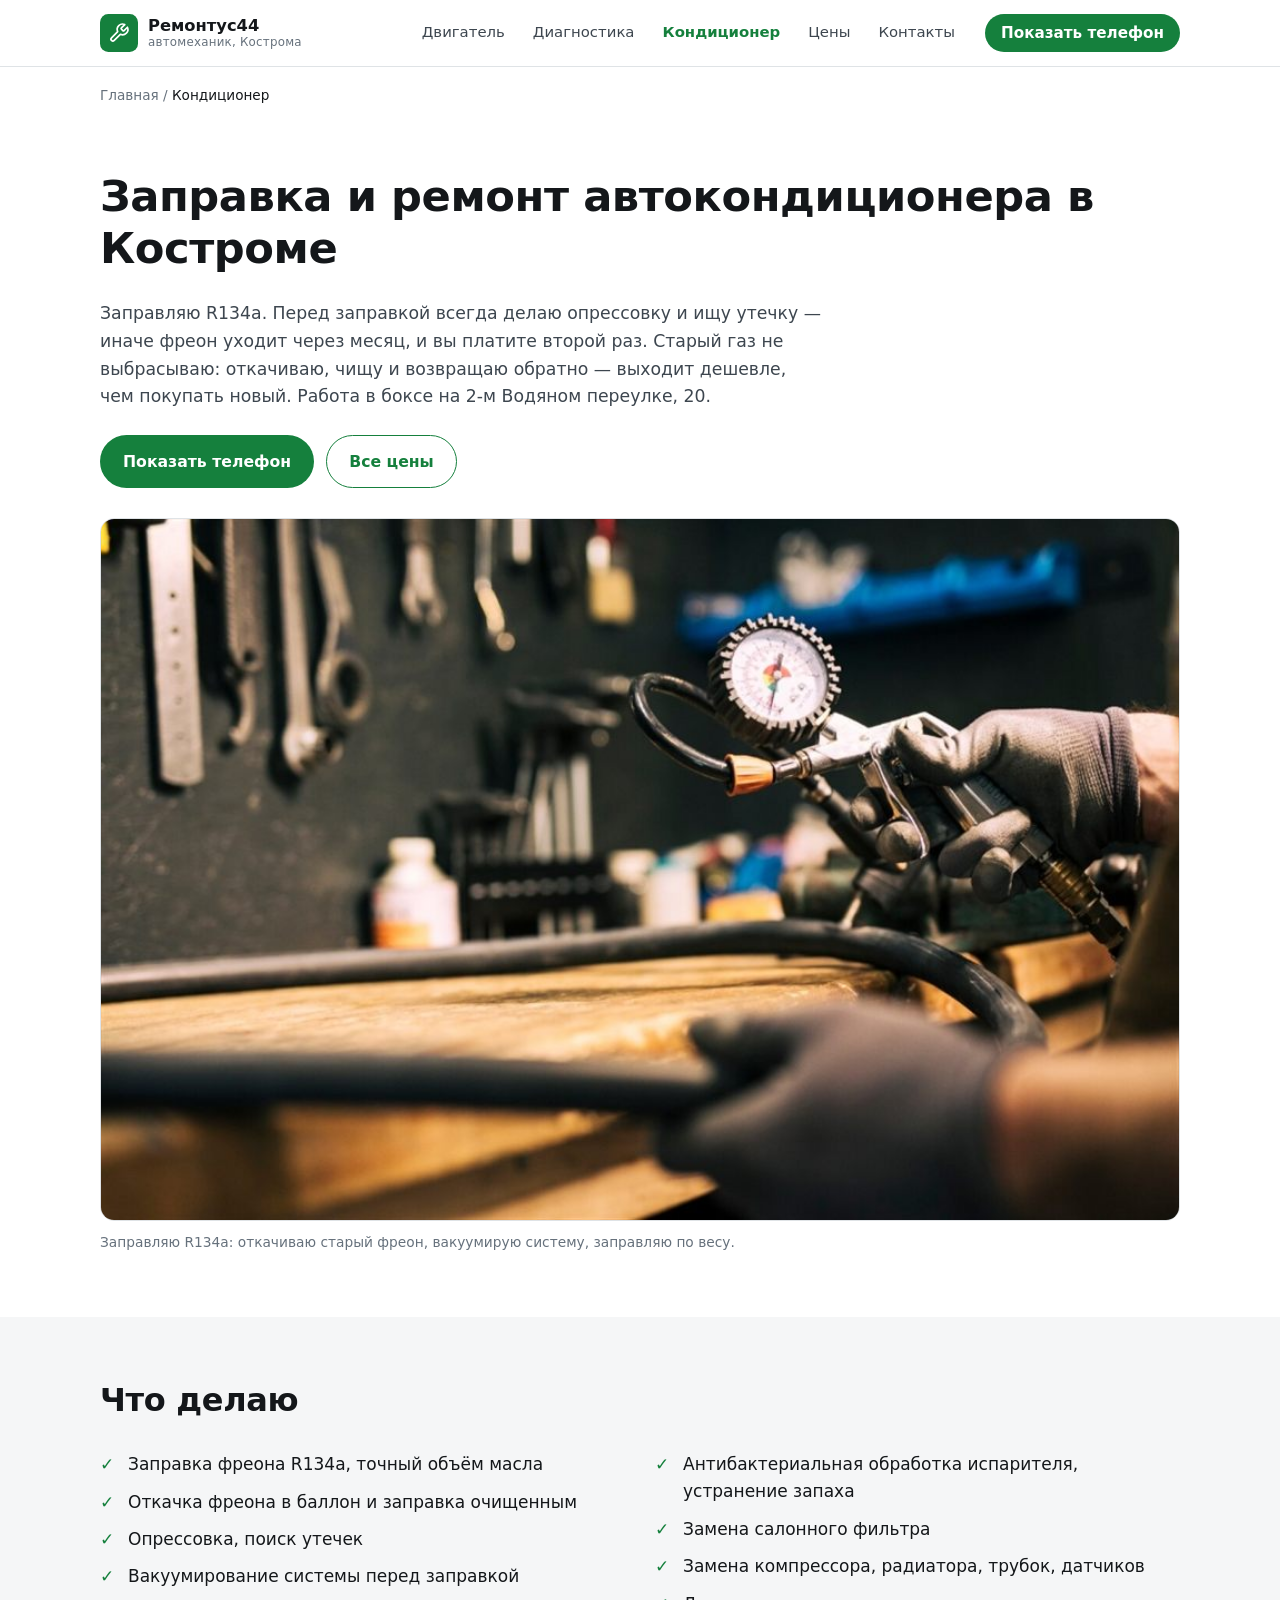
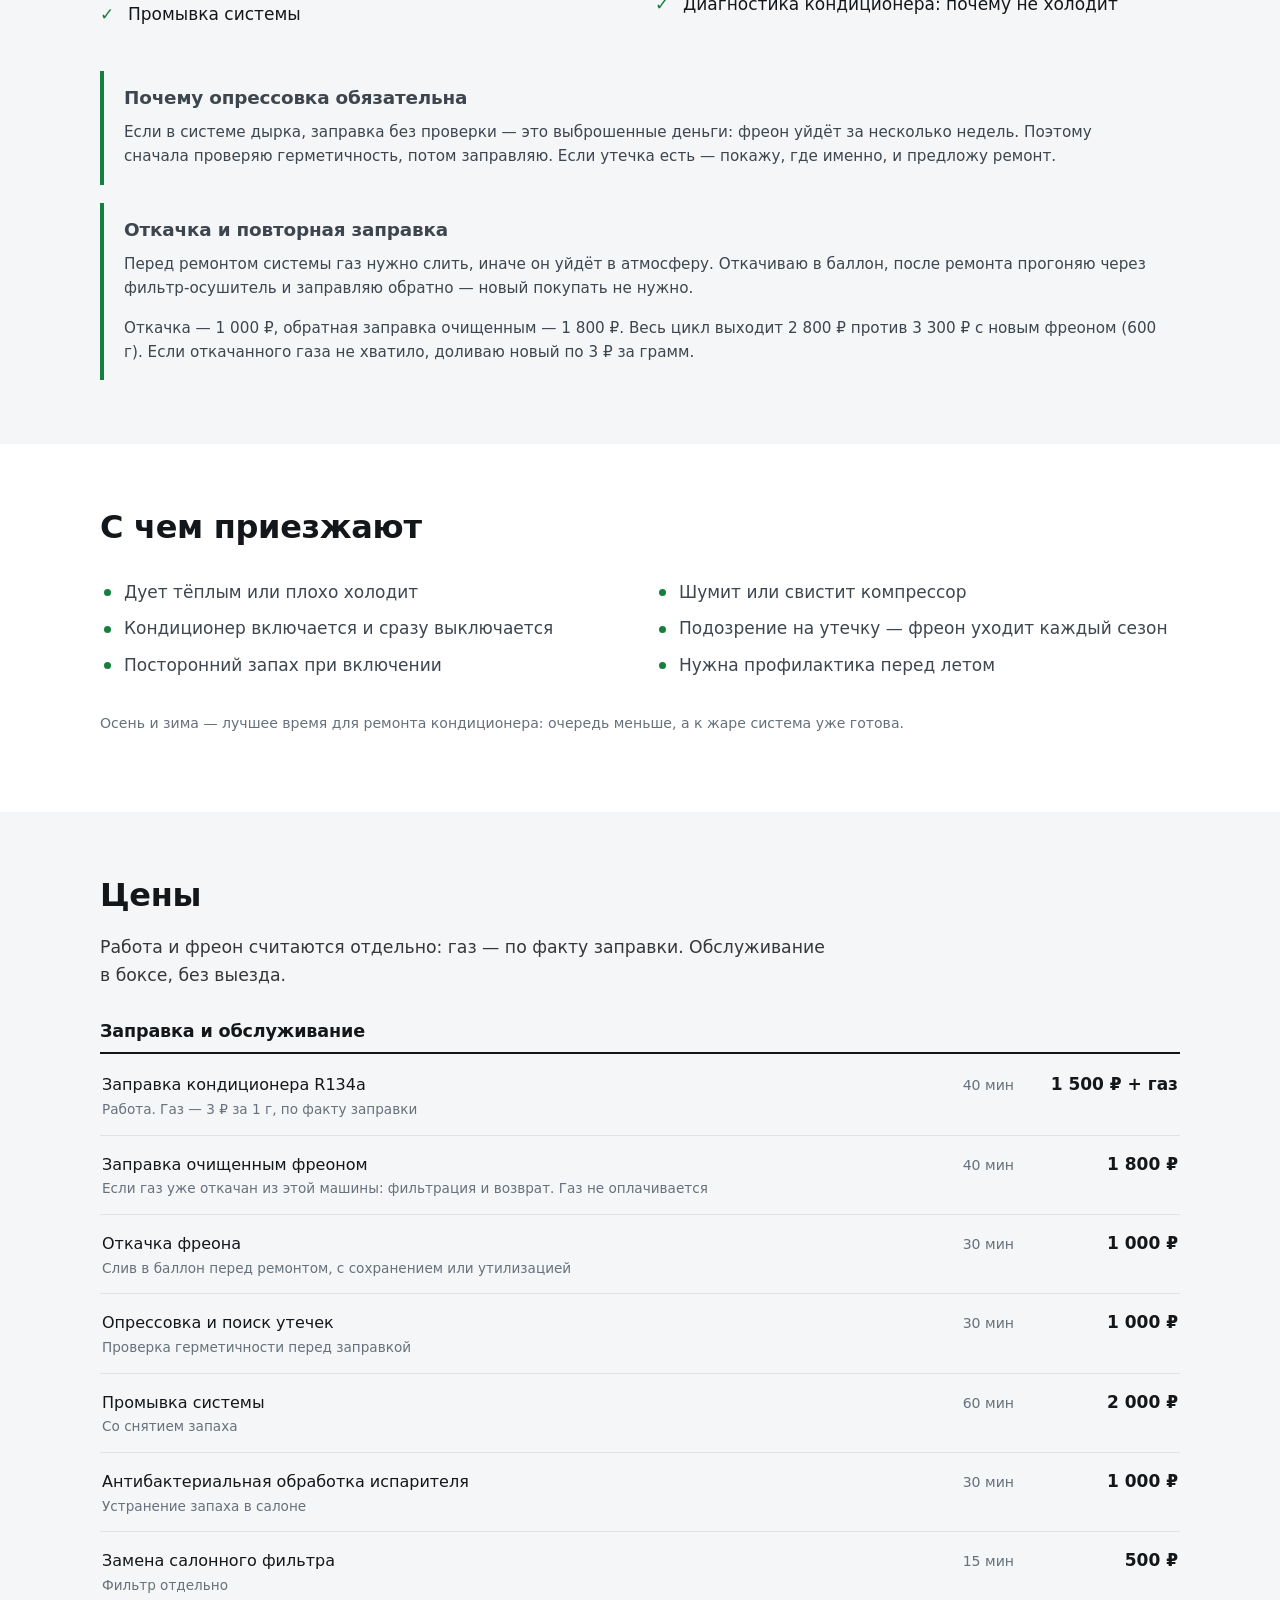
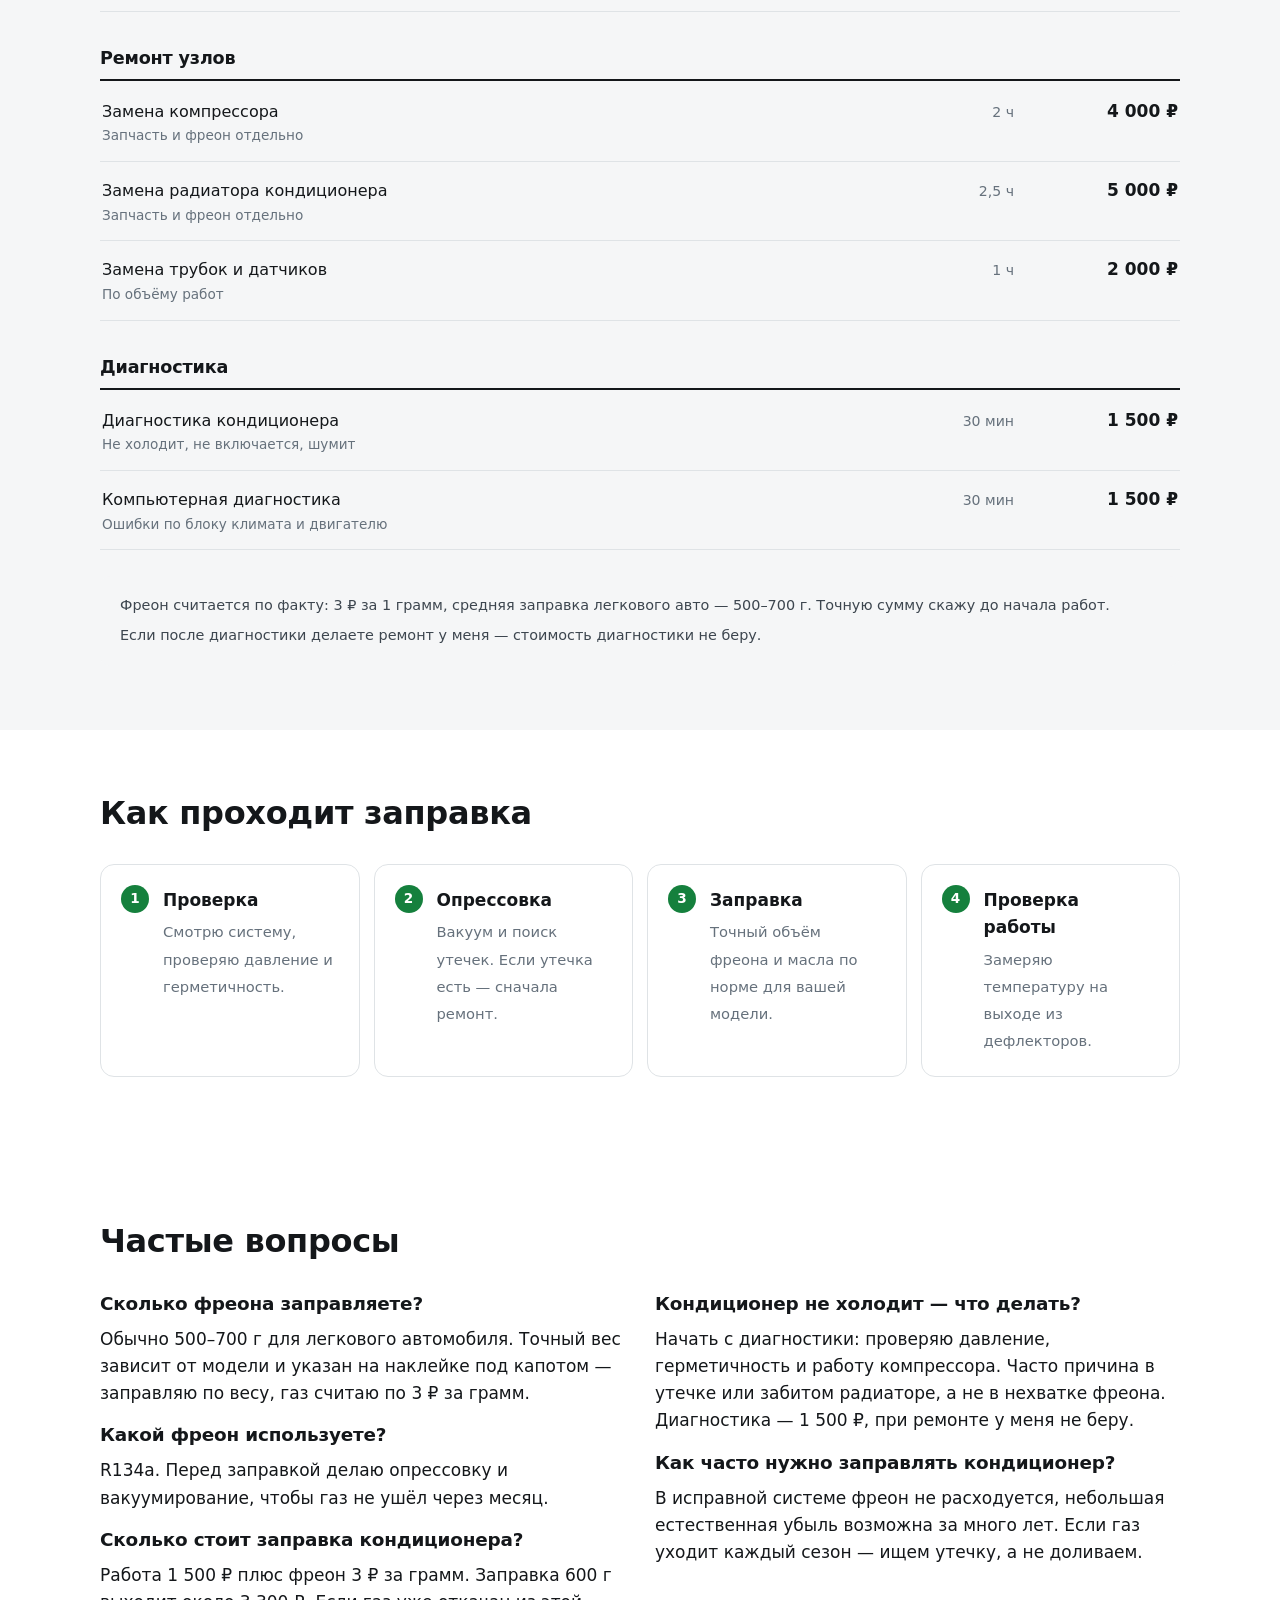
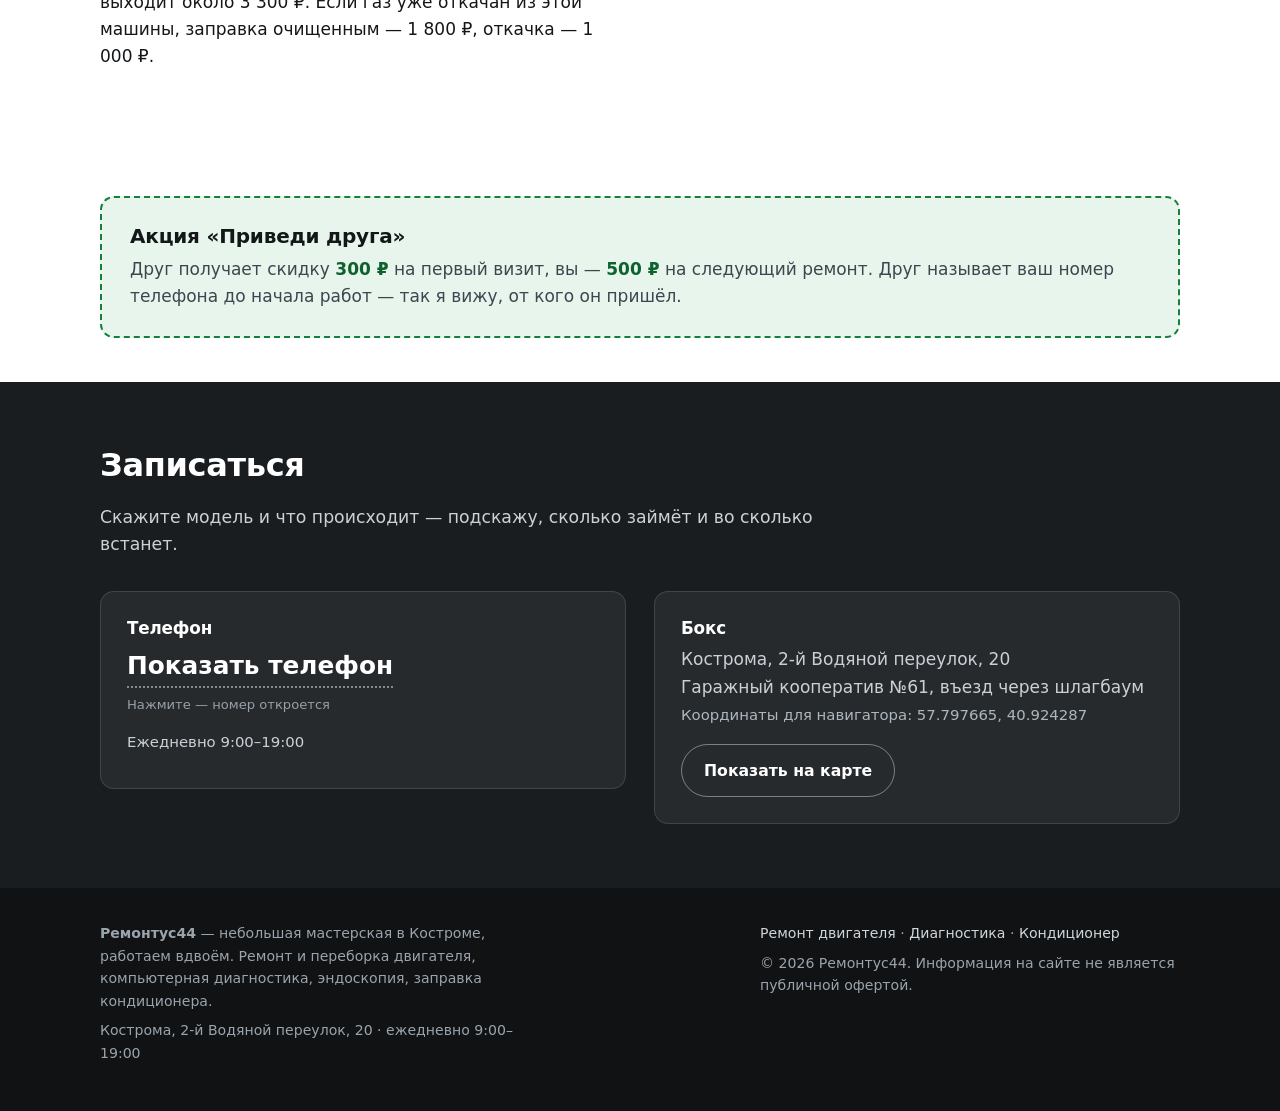
<file: konditsioner/index.html>
<!DOCTYPE html>
<html lang="ru">
<head>
<meta charset="utf-8">
<meta name="viewport" content="width=device-width, initial-scale=1">
<meta name="robots" content="max-image-preview:large">
<title>Заправка автокондиционера в Костроме — от 1500 ₽</title>
<meta name="description" content="Заправка R134a с обязательной опрессовкой и поиском утечек, промывка системы, антибактериальная обработка, замена компрессора и радиатора. Кострома, бокс.">
<meta name="theme-color" content="#15803d">
<link rel="canonical" href="https://remontus44.github.io/konditsioner/">
<meta property="og:url" content="https://remontus44.github.io/konditsioner/">
<link rel="icon" type="image/png" sizes="48x48" href="../assets/favicon-48.png">
<link rel="icon" type="image/png" sizes="96x96" href="../assets/favicon-96.png">
<link rel="icon" type="image/png" sizes="192x192" href="../assets/favicon-192.png">
<link rel="icon" href="../assets/favicon.svg" type="image/svg+xml" sizes="any">
<link rel="apple-touch-icon" href="../assets/apple-touch-icon.png">
<link rel="stylesheet" href="../assets/style.css">

<meta property="og:type" content="article">
<meta property="og:locale" content="ru_RU">
<meta property="og:title" content="Заправка и ремонт автокондиционера в Костроме">
<meta property="og:description" content="Заправка R134a с обязательной опрессовкой, поиск утечек, промывка, антибактериальная обработка, замена компрессора.">
<meta property="og:image" content="https://remontus44.github.io/assets/og-1200x630.jpg">
<meta property="og:image:width" content="969">
<meta property="og:image:height" content="630">
<meta property="og:image:alt" content="Заправка автокондиционера R134a — Ремонтус44, Кострома">
<meta property="og:site_name" content="Ремонтус44">
<meta name="twitter:card" content="summary_large_image">
<meta name="twitter:image" content="https://remontus44.github.io/assets/og-1200x630.jpg">

<script type="application/ld+json">
{
  "@context": "https://schema.org",
  "@type": "AutoRepair",
  "name": "Ремонтус44 — заправка автокондиционера в Костроме",
  "url": "https://remontus44.github.io/konditsioner/",
  "image": "https://remontus44.github.io/assets/og-1200x630.jpg",
  "logo": {
    "@type": "ImageObject",
    "url": "https://remontus44.github.io/assets/logo-512.png",
    "width": 512,
    "height": 512
  },
  "priceRange": "от 1000 ₽",
  "address": {
    "@type": "PostalAddress",
    "addressLocality": "Кострома",
    "streetAddress": "2-й Водяной переулок, 20, гаражный кооператив №61",
    "addressCountry": "RU"
  },
  "areaServed": { "@type": "City", "name": "Кострома" },
  "geo": { "@type": "GeoCoordinates", "latitude": 57.797665, "longitude": 40.924287 },
  "openingHours": "Mo-Su 09:00-19:00"
}
</script>
<script type="application/ld+json">
{
  "@context": "https://schema.org",
  "@type": "BreadcrumbList",
  "itemListElement": [
    { "@type": "ListItem", "position": 1, "name": "Главная", "item": "https://remontus44.github.io/" },
    { "@type": "ListItem", "position": 2, "name": "Кондиционер", "item": "https://remontus44.github.io/konditsioner/" }
  ]
}
</script>
<script type="application/ld+json">
{
  "@context": "https://schema.org",
  "@type": "FAQPage",
  "mainEntity": [
    {
      "@type": "Question",
      "name": "Сколько фреона заправляете?",
      "acceptedAnswer": { "@type": "Answer", "text": "Обычно 500–700 г для легкового автомобиля. Точный вес зависит от модели и указан на наклейке под капотом — заправляю по весу, газ считаю по 3 ₽ за грамм." }
    },
    {
      "@type": "Question",
      "name": "Какой фреон используете?",
      "acceptedAnswer": { "@type": "Answer", "text": "R134a. Перед заправкой делаю опрессовку и вакуумирование, чтобы газ не ушёл через месяц." }
    },
    {
      "@type": "Question",
      "name": "Сколько стоит заправка кондиционера?",
      "acceptedAnswer": { "@type": "Answer", "text": "Работа 1 500 ₽ плюс фреон 3 ₽ за грамм. Заправка 600 г выходит около 3 300 ₽. Если газ уже откачан из этой машины, заправка очищенным — 1 800 ₽, откачка — 1 000 ₽." }
    },
    {
      "@type": "Question",
      "name": "Кондиционер не холодит — что делать?",
      "acceptedAnswer": { "@type": "Answer", "text": "Начать с диагностики: проверяю давление, герметичность и работу компрессора. Часто причина в утечке или забитом радиаторе, а не в нехватке фреона. Диагностика — 1 500 ₽, при ремонте у меня не беру." }
    },
    {
      "@type": "Question",
      "name": "Как часто нужно заправлять кондиционер?",
      "acceptedAnswer": { "@type": "Answer", "text": "В исправной системе фреон не расходуется, небольшая естественная убыль возможна за много лет. Если газ уходит каждый сезон — ищем утечку, а не доливаем." }
    }
  ]
}
</script>
</head>
<body>

<header class="header">
  <div class="wrap header__bar">
    <a class="brand" href="../">
      <svg class="brand__mark" viewBox="0 0 64 64" aria-hidden="true"><rect width="64" height="64" rx="14" fill="#15803d"/><g transform="translate(14 14) scale(1.5)" fill="none" stroke="#fff" stroke-width="1.9" stroke-linecap="round" stroke-linejoin="round"><path d="M14.7 6.3a1 1 0 0 0 0 1.4l1.6 1.6a1 1 0 0 0 1.4 0l3.77-3.77a6 6 0 0 1-7.94 7.94l-6.91 6.91a2.12 2.12 0 0 1-3-3l6.91-6.91a6 6 0 0 1 7.94-7.94l-3.76 3.76z"/></g></svg>
      <span class="brand__text">
        <span class="brand__name">Ремонтус44</span>
        <span class="brand__sub">автомеханик, Кострома</span>
      </span>
    </a>
    <nav class="nav" aria-label="Основная навигация">
      <a href="../remont-dvigatelya/">Двигатель</a>
      <a href="../diagnostika/">Диагностика</a>
      <a href="../konditsioner/" aria-current="page">Кондиционер</a>
      <a href="../#prices">Цены</a>
      <a href="../#contacts">Контакты</a>
    </nav>
    <button class="header__phone" type="button" data-phone-reveal data-reveal-class="header__phone">Показать телефон</button>
  </div>
</header>

<main>

  <div class="wrap">
    <nav class="crumbs" aria-label="Хлебные крошки">
      <a href="../">Главная</a> / <span>Кондиционер</span>
    </nav>
  </div>

  <section class="section">
    <div class="wrap">
      <h1>Заправка и ремонт автокондиционера в Костроме</h1>
      <p class="lead">Заправляю R134a. Перед заправкой всегда делаю опрессовку и ищу утечку — иначе фреон уходит через месяц, и вы платите второй раз. Старый газ не выбрасываю: откачиваю, чищу и возвращаю обратно — выходит дешевле, чем покупать новый. Работа в боксе на 2-м Водяном переулке, 20.</p>
      <div class="hero__actions" style="margin-top:24px">
        <button class="btn btn--primary" type="button" data-phone-reveal data-reveal-class="btn btn--primary">Показать телефон</button>
        <a class="btn btn--outline" href="#prices">Все цены</a>
      </div>
      <figure class="photo">
        <img src="../assets/og-1200x630.jpg" width="969" height="630" alt="Заправка автокондиционера R134a — манометрический коллектор и шланги">
        <figcaption>Заправляю R134a: откачиваю старый фреон, вакуумирую систему, заправляю по весу.</figcaption>
      </figure>
    </div>
  </section>

  <section class="section section--surface">
    <div class="wrap">
      <div class="section-head">
        <h2>Что делаю</h2>
      </div>
      <div class="cols">
        <div>
          <ul class="check">
            <li>Заправка фреона R134a, точный объём масла</li>
            <li>Откачка фреона в баллон и заправка очищенным</li>
            <li>Опрессовка, поиск утечек</li>
            <li>Вакуумирование системы перед заправкой</li>
            <li>Промывка системы</li>
          </ul>
        </div>
        <div>
          <ul class="check">
            <li>Антибактериальная обработка испарителя, устранение запаха</li>
            <li>Замена салонного фильтра</li>
            <li>Замена компрессора, радиатора, трубок, датчиков</li>
            <li>Диагностика кондиционера: почему не холодит</li>
          </ul>
        </div>
      </div>
      <div class="notice" style="margin-top:26px">
        <h3 class="mt-0">Почему опрессовка обязательна</h3>
        <p>Если в системе дырка, заправка без проверки — это выброшенные деньги: фреон уйдёт за несколько недель. Поэтому сначала проверяю герметичность, потом заправляю. Если утечка есть — покажу, где именно, и предложу ремонт.</p>
      </div>

      <div class="notice" style="margin-top:18px">
        <h3 class="mt-0">Откачка и повторная заправка</h3>
        <p>Перед ремонтом системы газ нужно слить, иначе он уйдёт в атмосферу. Откачиваю в баллон, после ремонта прогоняю через фильтр-осушитель и заправляю обратно — новый покупать не нужно.</p>
        <p>Откачка — 1 000 ₽, обратная заправка очищенным — 1 800 ₽. Весь цикл выходит 2 800 ₽ против 3 300 ₽ с новым фреоном (600 г). Если откачанного газа не хватило, доливаю новый по 3 ₽ за грамм.</p>
      </div>
    </div>
  </section>

  <section class="section">
    <div class="wrap">
      <div class="section-head">
        <h2>С чем приезжают</h2>
      </div>
      <div class="cols">
        <div>
          <ul class="plain">
            <li>Дует тёплым или плохо холодит</li>
            <li>Кондиционер включается и сразу выключается</li>
            <li>Посторонний запах при включении</li>
          </ul>
        </div>
        <div>
          <ul class="plain">
            <li>Шумит или свистит компрессор</li>
            <li>Подозрение на утечку — фреон уходит каждый сезон</li>
            <li>Нужна профилактика перед летом</li>
          </ul>
        </div>
      </div>
      <p class="prices__note">Осень и зима — лучшее время для ремонта кондиционера: очередь меньше, а к жаре система уже готова.</p>
    </div>
  </section>

  <section class="section section--surface" id="prices">
    <div class="wrap">
      <div class="section-head">
        <h2>Цены</h2>
        <p class="lead">Работа и фреон считаются отдельно: газ — по факту заправки. Обслуживание в боксе, без выезда.</p>
      </div>

      <div class="price-group">
        <div class="price-group__head">
          <h3>Заправка и обслуживание</h3>
        </div>
        <div class="price">
          <div class="price__name">Заправка кондиционера R134a<small>Работа. Газ — 3 ₽ за 1 г, по факту заправки</small></div>
          <div class="price__time">40 мин</div>
          <div class="price__val">1 500 ₽ + газ</div>
        </div>
        <div class="price">
          <div class="price__name">Заправка очищенным фреоном<small>Если газ уже откачан из этой машины: фильтрация и возврат. Газ не оплачивается</small></div>
          <div class="price__time">40 мин</div>
          <div class="price__val">1 800 ₽</div>
        </div>
        <div class="price">
          <div class="price__name">Откачка фреона<small>Слив в баллон перед ремонтом, с сохранением или утилизацией</small></div>
          <div class="price__time">30 мин</div>
          <div class="price__val">1 000 ₽</div>
        </div>
        <div class="price">
          <div class="price__name">Опрессовка и поиск утечек<small>Проверка герметичности перед заправкой</small></div>
          <div class="price__time">30 мин</div>
          <div class="price__val">1 000 ₽</div>
        </div>
        <div class="price">
          <div class="price__name">Промывка системы<small>Со снятием запаха</small></div>
          <div class="price__time">60 мин</div>
          <div class="price__val">2 000 ₽</div>
        </div>
        <div class="price">
          <div class="price__name">Антибактериальная обработка испарителя<small>Устранение запаха в салоне</small></div>
          <div class="price__time">30 мин</div>
          <div class="price__val">1 000 ₽</div>
        </div>
        <div class="price">
          <div class="price__name">Замена салонного фильтра<small>Фильтр отдельно</small></div>
          <div class="price__time">15 мин</div>
          <div class="price__val">500 ₽</div>
        </div>
      </div>

      <div class="price-group">
        <div class="price-group__head">
          <h3>Ремонт узлов</h3>
        </div>
        <div class="price">
          <div class="price__name">Замена компрессора<small>Запчасть и фреон отдельно</small></div>
          <div class="price__time">2 ч</div>
          <div class="price__val">4 000 ₽</div>
        </div>
        <div class="price">
          <div class="price__name">Замена радиатора кондиционера<small>Запчасть и фреон отдельно</small></div>
          <div class="price__time">2,5 ч</div>
          <div class="price__val">5 000 ₽</div>
        </div>
        <div class="price">
          <div class="price__name">Замена трубок и датчиков<small>По объёму работ</small></div>
          <div class="price__time">1 ч</div>
          <div class="price__val">2 000 ₽</div>
        </div>
      </div>

      <div class="price-group">
        <div class="price-group__head">
          <h3>Диагностика</h3>
        </div>
        <div class="price">
          <div class="price__name">Диагностика кондиционера<small>Не холодит, не включается, шумит</small></div>
          <div class="price__time">30 мин</div>
          <div class="price__val">1 500 ₽</div>
        </div>
        <div class="price">
          <div class="price__name">Компьютерная диагностика<small>Ошибки по блоку климата и двигателю</small></div>
          <div class="price__time">30 мин</div>
          <div class="price__val">1 500 ₽</div>
        </div>
      </div>

      <div class="prices-foot">
        <p>Фреон считается по факту: 3 ₽ за 1 грамм, средняя заправка легкового авто — 500–700 г. Точную сумму скажу до начала работ.</p>
        <p>Если после диагностики делаете ремонт у меня — стоимость диагностики не беру.</p>
      </div>
    </div>
  </section>

  <section class="section">
    <div class="wrap">
      <div class="section-head">
        <h2>Как проходит заправка</h2>
      </div>
      <ol class="steps">
        <li><strong>Проверка</strong><span>Смотрю систему, проверяю давление и герметичность.</span></li>
        <li><strong>Опрессовка</strong><span>Вакуум и поиск утечек. Если утечка есть — сначала ремонт.</span></li>
        <li><strong>Заправка</strong><span>Точный объём фреона и масла по норме для вашей модели.</span></li>
        <li><strong>Проверка работы</strong><span>Замеряю температуру на выходе из дефлекторов.</span></li>
      </ol>
    </div>
  </section>

  <section class="section">
    <div class="wrap">
      <div class="section-head">
        <h2>Частые вопросы</h2>
      </div>
      <div class="cols">
        <div>
          <h3>Сколько фреона заправляете?</h3>
          <p>Обычно 500–700 г для легкового автомобиля. Точный вес зависит от модели и указан на наклейке под капотом — заправляю по весу, газ считаю по 3 ₽ за грамм.</p>
          <h3>Какой фреон используете?</h3>
          <p>R134a. Перед заправкой делаю опрессовку и вакуумирование, чтобы газ не ушёл через месяц.</p>
          <h3>Сколько стоит заправка кондиционера?</h3>
          <p>Работа 1 500 ₽ плюс фреон 3 ₽ за грамм. Заправка 600 г выходит около 3 300 ₽. Если газ уже откачан из этой машины, заправка очищенным — 1 800 ₽, откачка — 1 000 ₽.</p>
        </div>
        <div>
          <h3>Кондиционер не холодит — что делать?</h3>
          <p>Начать с диагностики: проверяю давление, герметичность и работу компрессора. Часто причина в утечке или забитом радиаторе, а не в нехватке фреона. Диагностика — 1 500 ₽, при ремонте у меня не беру.</p>
          <h3>Как часто нужно заправлять кондиционер?</h3>
          <p>В исправной системе фреон не расходуется, небольшая естественная убыль возможна за много лет. Если газ уходит каждый сезон — ищем утечку, а не доливаем.</p>
        </div>
      </div>
    </div>
  </section>

  <section class="section section--tight">
    <div class="wrap">
      <div class="promo">
        <h2>Акция «Приведи друга»</h2>
        <p>Друг получает скидку <strong>300 ₽</strong> на первый визит, вы — <strong>500 ₽</strong> на следующий ремонт. Друг называет ваш номер телефона до начала работ — так я вижу, от кого он пришёл.</p>
      </div>
    </div>
  </section>

</main>

<section class="section section--dark" id="contacts">
  <div class="wrap">
    <div class="section-head">
      <h2>Записаться</h2>
      <p class="lead">Скажите модель и что происходит — подскажу, сколько займёт и во сколько встанет.</p>
    </div>
    <div class="contact-grid">
      <div class="contact-card">
        <h3>Телефон</h3>
        <button class="phone-btn" type="button" data-phone-reveal data-reveal-class="phone-link">Показать телефон</button>
        <span class="phone-hint">Нажмите — номер откроется</span>
        <p class="hours" style="margin-top:16px">Ежедневно 9:00–19:00</p>
      </div>
      <div class="contact-card">
        <h3>Бокс</h3>
        <p>Кострома, 2-й Водяной переулок, 20<br>Гаражный кооператив №61, въезд через шлагбаум<br><span class="hours">Координаты для навигатора: 57.797665, 40.924287</span></p>
        <div class="contact-actions">
          <a class="btn btn--ghost" href="https://yandex.ru/maps/?pt=40.924287,57.797665&amp;z=17&amp;l=map" target="_blank" rel="noopener">Показать на карте</a>
        </div>
      </div>
    </div>
    <noscript><p class="hours" style="margin-top:20px">Телефон не публикую открыто, чтобы не ловить спам-звонки. Напишите в чат на Авито.</p></noscript>
  </div>
</section>

<footer class="footer">
  <div class="wrap footer__inner">
    <div class="footer__col">
      <p><strong>Ремонтус44</strong> — небольшая мастерская в Костроме, работаем вдвоём. Ремонт и переборка двигателя, компьютерная диагностика, эндоскопия, заправка кондиционера.</p>
      <p>Кострома, 2-й Водяной переулок, 20 · ежедневно 9:00–19:00</p>
    </div>
    <div class="footer__col">
      <p><a href="../remont-dvigatelya/">Ремонт двигателя</a> · <a href="../diagnostika/">Диагностика</a> · <a href="../konditsioner/">Кондиционер</a></p>
      <p>© 2026 Ремонтус44. Информация на сайте не является публичной офертой.</p>
    </div>
  </div>
</footer>

<script src="../assets/app.js" defer></script>

<!-- Yandex.Metrika counter -->
<script type="text/javascript">
    (function(m,e,t,r,i,k,a){
        m[i]=m[i]||function(){(m[i].a=m[i].a||[]).push(arguments)};
        m[i].l=1*new Date();
        for (var j = 0; j < document.scripts.length; j++) {if (document.scripts[j].src === r) { return; }}
        k=e.createElement(t),a=e.getElementsByTagName(t)[0],k.async=1,k.src=r,a.parentNode.insertBefore(k,a)
    })(window, document,'script','https://mc.yandex.ru/metrika/tag.js?id=113808431', 'ym');

    ym(113808431, 'init', {ssr:true, webvisor:true, clickmap:true, ecommerce:"dataLayer", referrer: document.referrer, url: location.href, accurateTrackBounce:true, trackLinks:true});
</script>
<noscript><div><img src="https://mc.yandex.ru/watch/113808431" style="position:absolute; left:-9999px;" alt="" /></div></noscript>
<!-- /Yandex.Metrika counter -->
</body>
</html>
</file>
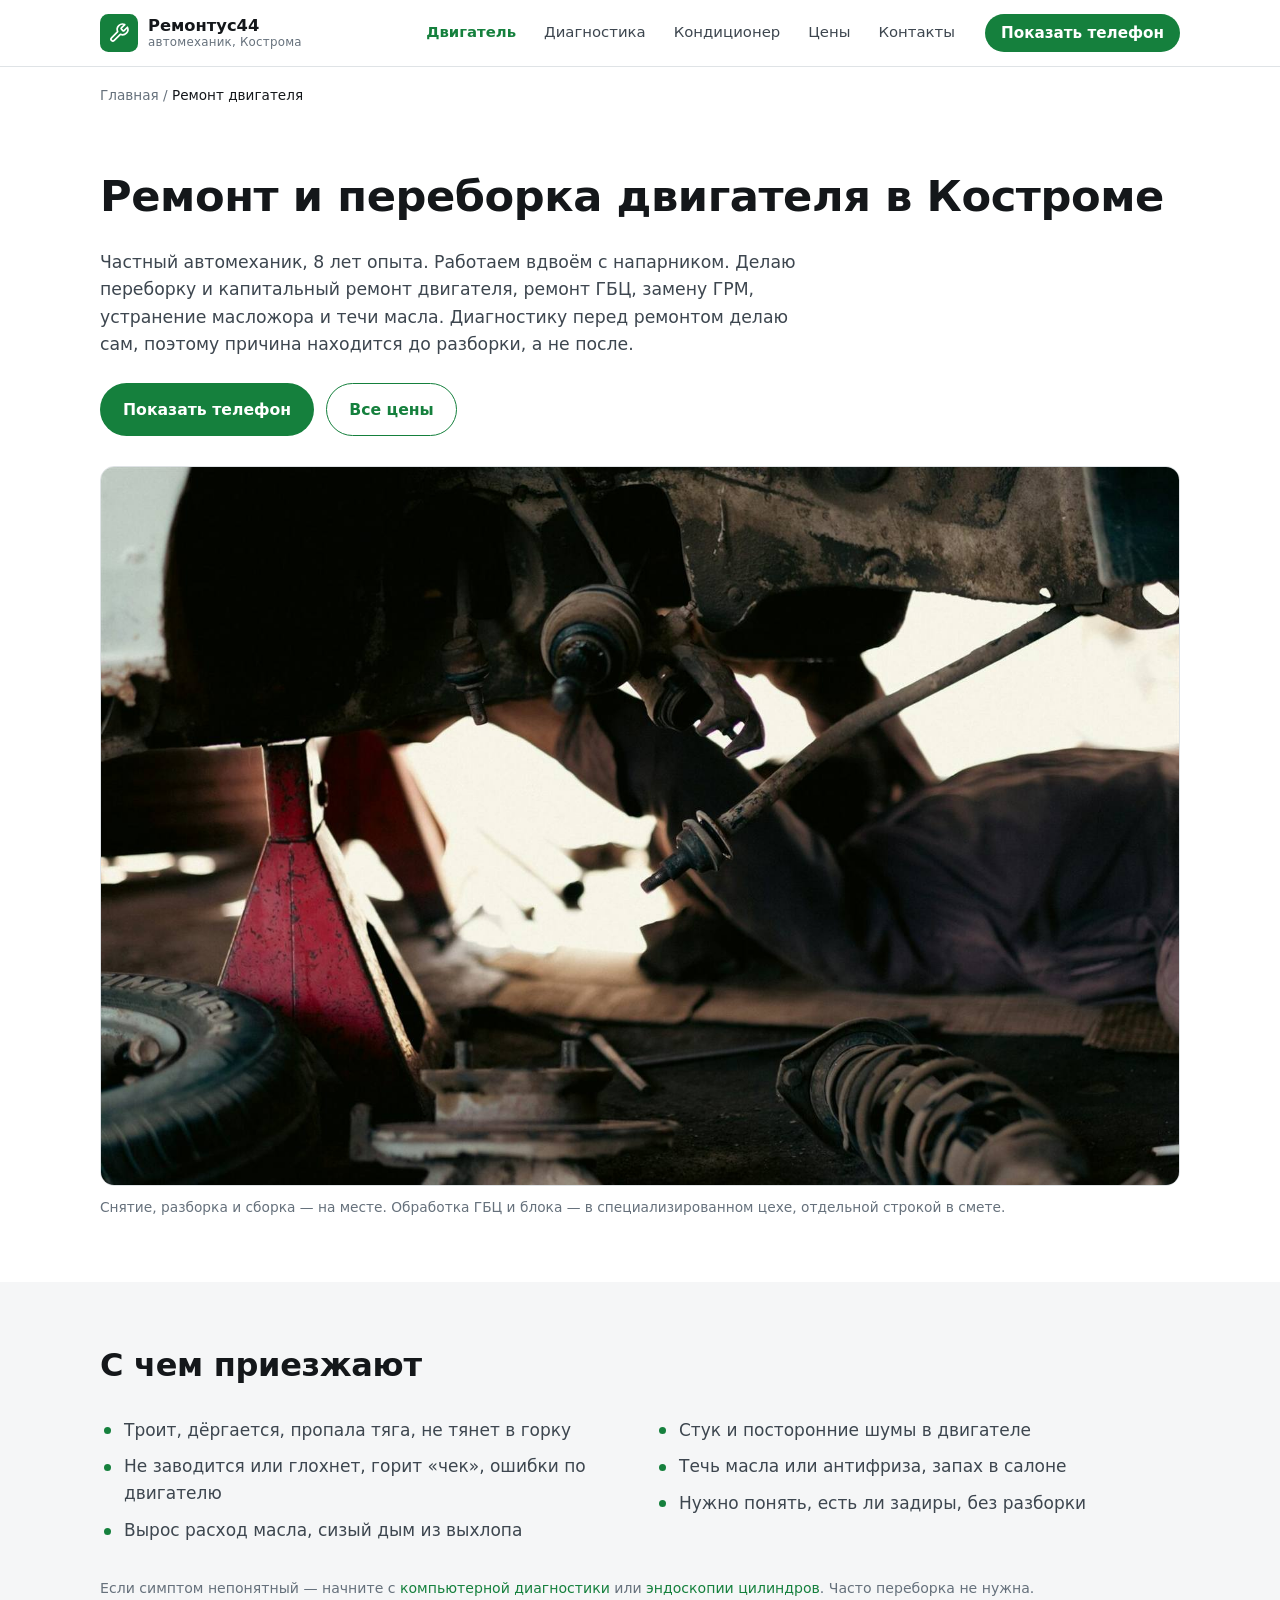
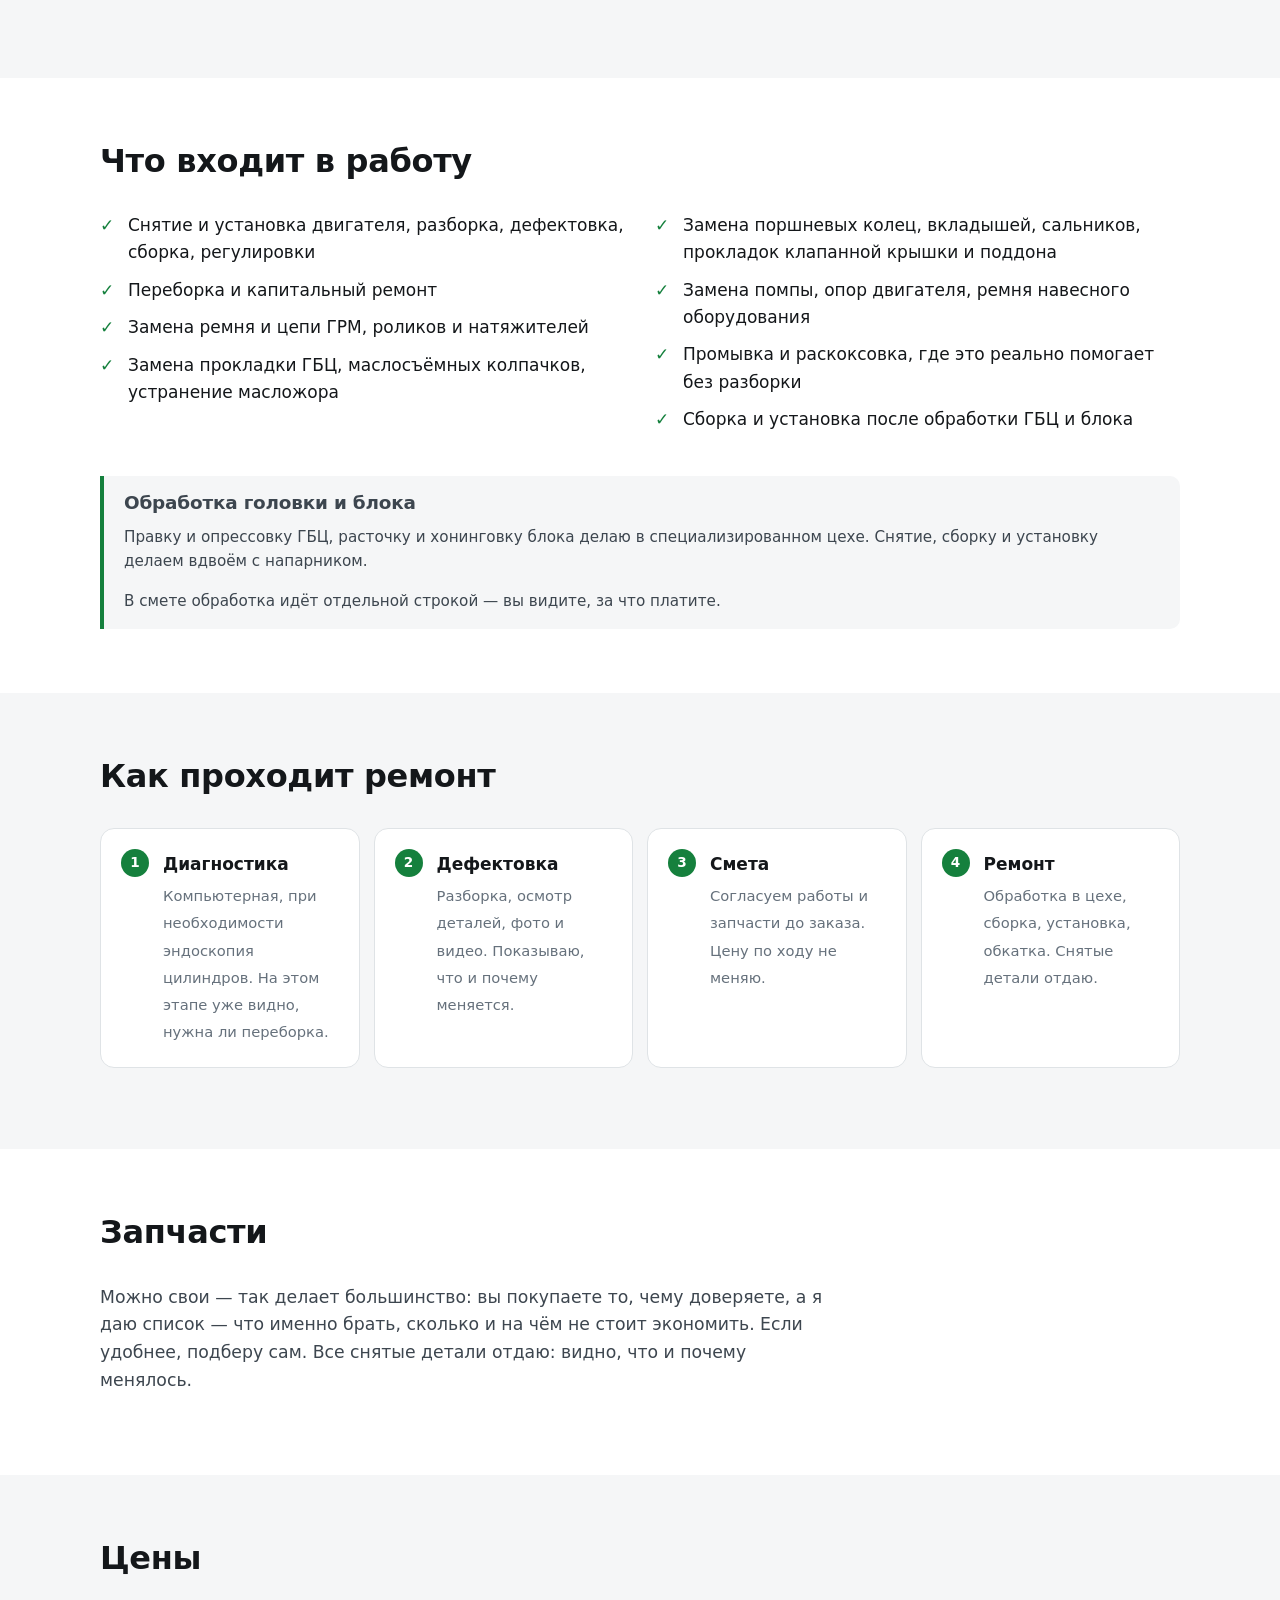
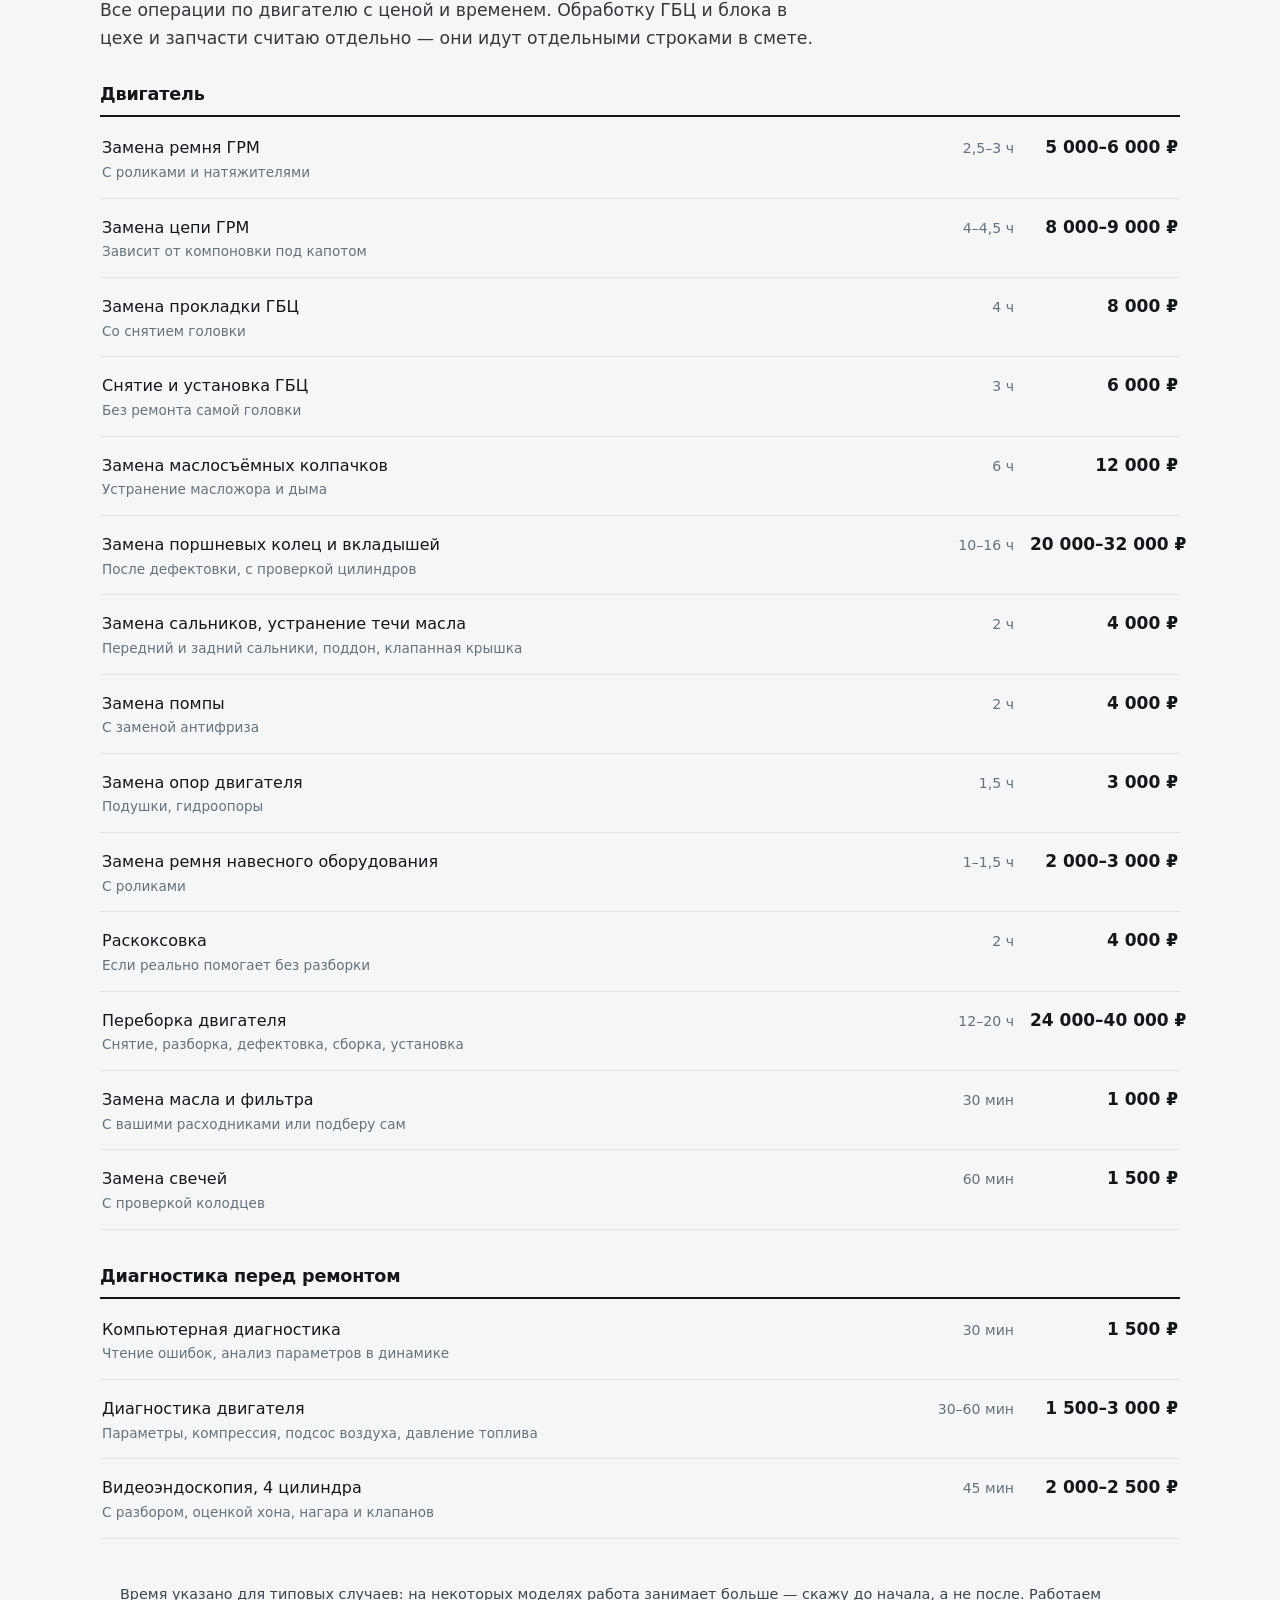
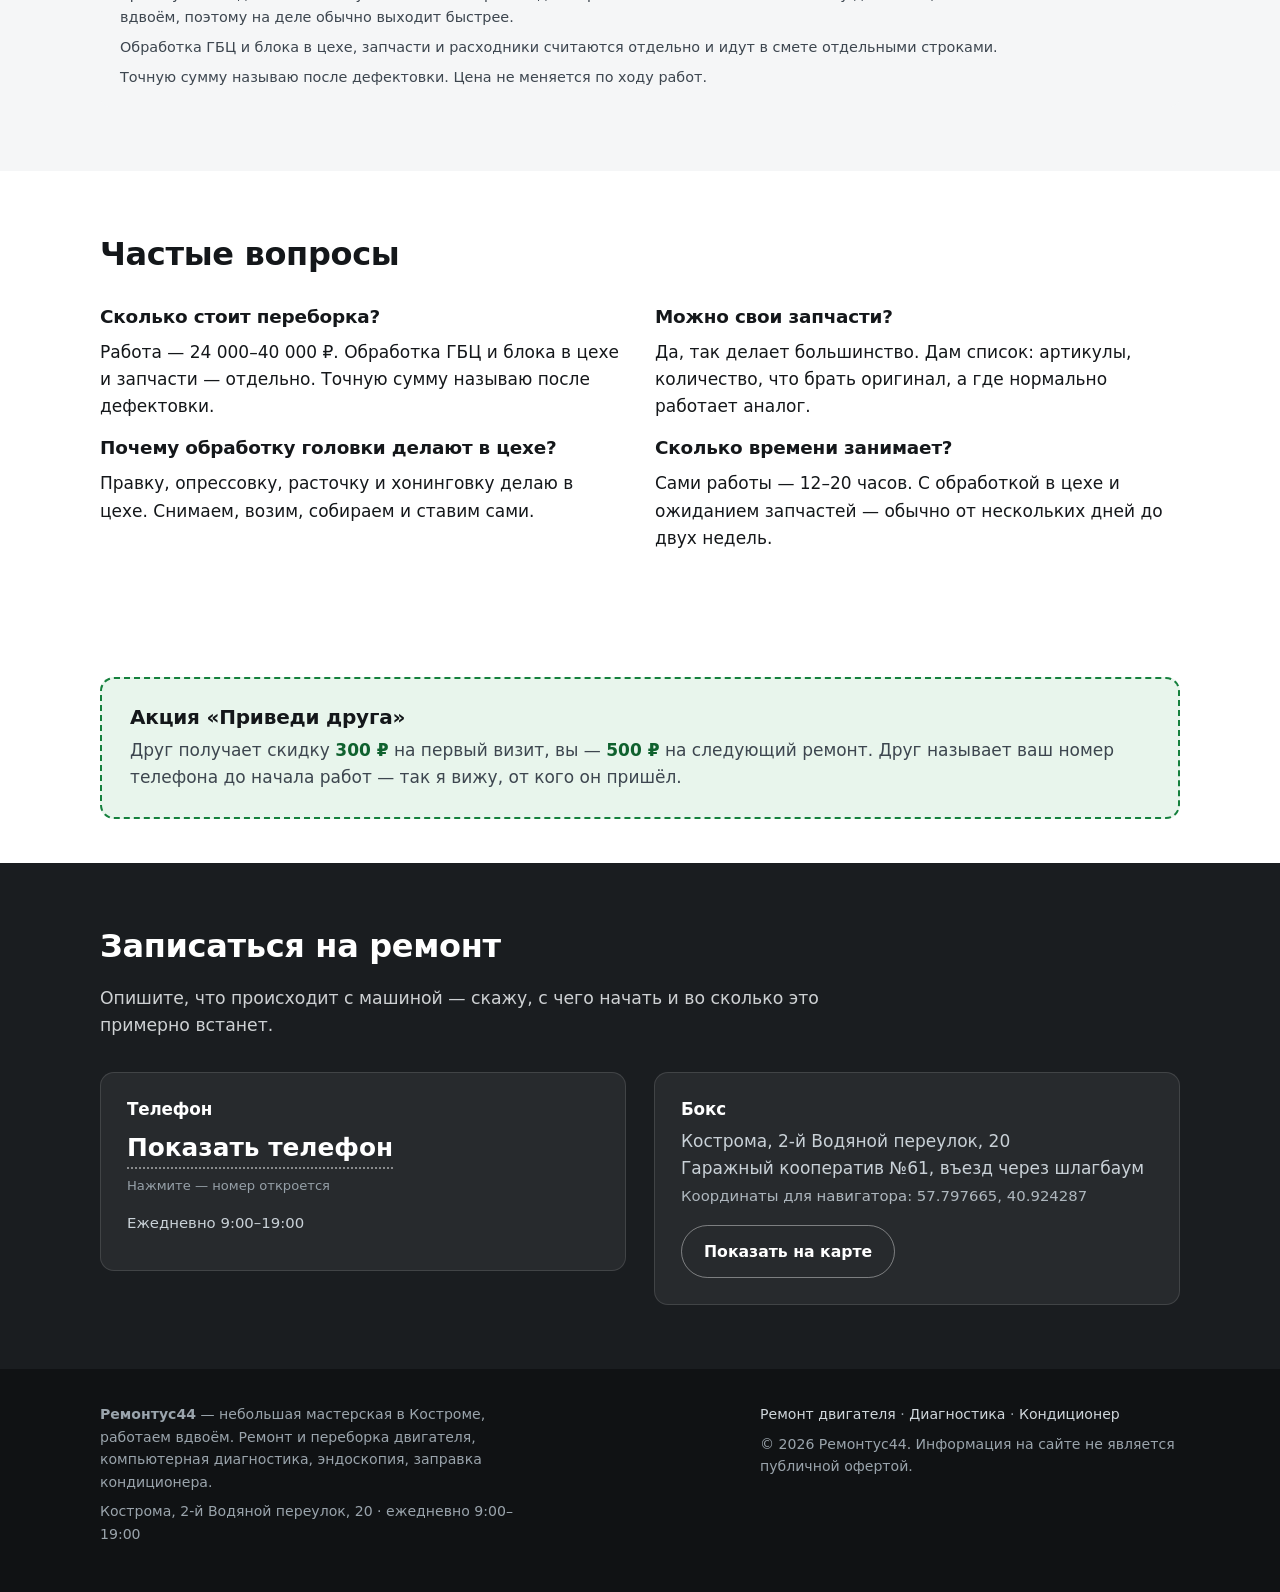
<file: remont-dvigatelya/index.html>
<!DOCTYPE html>
<html lang="ru">
<head>
<meta charset="utf-8">
<meta name="viewport" content="width=device-width, initial-scale=1">
<meta name="robots" content="max-image-preview:large">
<title>Ремонт двигателя в Костроме — переборка, ГБЦ, ГРМ, масложор</title>
<meta name="description" content="Переборка и капитальный ремонт двигателя, ремонт ГБЦ, замена ГРМ, прокладки ГБЦ, маслосъёмных колпачков. Устранение масложора и течи масла. Частный мастер, Кострома.">
<meta name="theme-color" content="#15803d">
<link rel="canonical" href="https://remontus44.github.io/remont-dvigatelya/">
<meta property="og:url" content="https://remontus44.github.io/remont-dvigatelya/">
<link rel="icon" type="image/png" sizes="48x48" href="../assets/favicon-48.png">
<link rel="icon" type="image/png" sizes="96x96" href="../assets/favicon-96.png">
<link rel="icon" type="image/png" sizes="192x192" href="../assets/favicon-192.png">
<link rel="icon" href="../assets/favicon.svg" type="image/svg+xml" sizes="any">
<link rel="apple-touch-icon" href="../assets/apple-touch-icon.png">
<link rel="stylesheet" href="../assets/style.css">

<meta property="og:type" content="article">
<meta property="og:locale" content="ru_RU">
<meta property="og:title" content="Ремонт и переборка двигателя в Костроме">
<meta property="og:description" content="Переборка, капремонт, ремонт ГБЦ, замена ГРМ, устранение масложора и течи масла. Диагностика перед ремонтом, честная дефектовка, запчасти можно свои.">
<meta property="og:image" content="https://remontus44.github.io/assets/cover-1600.jpg">
<meta property="og:image:width" content="1600">
<meta property="og:image:height" content="1066">
<meta property="og:image:alt" content="Автомеханик под автомобилем на подъёмнике — Ремонтус44, Кострома">
<meta property="og:site_name" content="Ремонтус44">
<meta name="twitter:card" content="summary_large_image">
<meta name="twitter:image" content="https://remontus44.github.io/assets/cover-1600.jpg">

<script type="application/ld+json">
{
  "@context": "https://schema.org",
  "@type": "AutoRepair",
  "name": "Ремонтус44 — ремонт двигателя в Костроме",
  "url": "https://remontus44.github.io/remont-dvigatelya/",
  "image": "https://remontus44.github.io/assets/cover-1600.jpg",
  "logo": {
    "@type": "ImageObject",
    "url": "https://remontus44.github.io/assets/logo-512.png",
    "width": 512,
    "height": 512
  },
  "priceRange": "от 1000 ₽",
  "address": {
    "@type": "PostalAddress",
    "addressLocality": "Кострома",
    "streetAddress": "2-й Водяной переулок, 20, гаражный кооператив №61",
    "addressCountry": "RU"
  },
  "areaServed": { "@type": "City", "name": "Кострома" },
  "geo": { "@type": "GeoCoordinates", "latitude": 57.797665, "longitude": 40.924287 },
  "openingHours": "Mo-Su 09:00-19:00"
}
</script>
<script type="application/ld+json">
{
  "@context": "https://schema.org",
  "@type": "BreadcrumbList",
  "itemListElement": [
    { "@type": "ListItem", "position": 1, "name": "Главная", "item": "https://remontus44.github.io/" },
    { "@type": "ListItem", "position": 2, "name": "Ремонт двигателя", "item": "https://remontus44.github.io/remont-dvigatelya/" }
  ]
}
</script>
<script type="application/ld+json">
{
  "@context": "https://schema.org",
  "@type": "FAQPage",
  "mainEntity": [
    {
      "@type": "Question",
      "name": "Сколько стоит переборка двигателя?",
      "acceptedAnswer": { "@type": "Answer", "text": "Работа — 24 000–40 000 ₽. Обработка ГБЦ и блока в цехе и запчасти считаются отдельно. Точную сумму называю после дефектовки и согласовываю до заказа запчастей." }
    },
    {
      "@type": "Question",
      "name": "Почему обработку головки и блока делают в цехе?",
      "acceptedAnswer": { "@type": "Answer", "text": "Правку, опрессовку ГБЦ, расточку и хонинговку блока делаю в специализированном цехе. Снятие, сборку и установку делаю сам. В смете обработка идёт отдельной строкой." }
    },
    {
      "@type": "Question",
      "name": "Можно ли привезти свои запчасти?",
      "acceptedAnswer": { "@type": "Answer", "text": "Да, так делает большинство. Вы покупаете то, чему доверяете, а я даю список: что именно брать, сколько и на чём не стоит экономить. Все снятые детали отдаю." }
    },
    {
      "@type": "Question",
      "name": "Сколько времени занимает переборка?",
      "acceptedAnswer": { "@type": "Answer", "text": "Сами работы — 12–20 часов. С учётом обработки головки и блока в цехе и ожидания запчастей обычно получается от нескольких дней до двух недель. Точный срок называю после разборки." }
    }
  ]
}
</script>
</head>
<body>

<header class="header">
  <div class="wrap header__bar">
    <a class="brand" href="../">
      <svg class="brand__mark" viewBox="0 0 64 64" aria-hidden="true"><rect width="64" height="64" rx="14" fill="#15803d"/><g transform="translate(14 14) scale(1.5)" fill="none" stroke="#fff" stroke-width="1.9" stroke-linecap="round" stroke-linejoin="round"><path d="M14.7 6.3a1 1 0 0 0 0 1.4l1.6 1.6a1 1 0 0 0 1.4 0l3.77-3.77a6 6 0 0 1-7.94 7.94l-6.91 6.91a2.12 2.12 0 0 1-3-3l6.91-6.91a6 6 0 0 1 7.94-7.94l-3.76 3.76z"/></g></svg>
      <span class="brand__text">
        <span class="brand__name">Ремонтус44</span>
        <span class="brand__sub">автомеханик, Кострома</span>
      </span>
    </a>
    <nav class="nav" aria-label="Основная навигация">
      <a href="../remont-dvigatelya/" aria-current="page">Двигатель</a>
      <a href="../diagnostika/">Диагностика</a>
      <a href="../konditsioner/">Кондиционер</a>
      <a href="../#prices">Цены</a>
      <a href="../#contacts">Контакты</a>
    </nav>
    <button class="header__phone" type="button" data-phone-reveal data-reveal-class="header__phone">Показать телефон</button>
  </div>
</header>

<main>

  <div class="wrap">
    <nav class="crumbs" aria-label="Хлебные крошки">
      <a href="../">Главная</a> / <span>Ремонт двигателя</span>
    </nav>
  </div>

  <section class="section">
    <div class="wrap">
      <h1>Ремонт и переборка двигателя в Костроме</h1>
      <p class="lead">Частный автомеханик, 8 лет опыта. Работаем вдвоём с напарником. Делаю переборку и капитальный ремонт двигателя, ремонт ГБЦ, замену ГРМ, устранение масложора и течи масла. Диагностику перед ремонтом делаю сам, поэтому причина находится до разборки, а не после.</p>
      <div class="hero__actions" style="margin-top:24px">
        <button class="btn btn--primary" type="button" data-phone-reveal data-reveal-class="btn btn--primary">Показать телефон</button>
        <a class="btn btn--outline" href="#prices">Все цены</a>
      </div>
      <figure class="photo">
        <img src="../assets/cover-1600.jpg" width="1600" height="1066" alt="Автомеханик под автомобилем на подъёмнике — ремонт двигателя в Костроме">
        <figcaption>Снятие, разборка и сборка — на месте. Обработка ГБЦ и блока — в специализированном цехе, отдельной строкой в смете.</figcaption>
      </figure>
    </div>
  </section>

  <section class="section section--surface">
    <div class="wrap">
      <div class="section-head">
        <h2>С чем приезжают</h2>
      </div>
      <div class="cols">
        <div>
          <ul class="plain">
            <li>Троит, дёргается, пропала тяга, не тянет в горку</li>
            <li>Не заводится или глохнет, горит «чек», ошибки по двигателю</li>
            <li>Вырос расход масла, сизый дым из выхлопа</li>
          </ul>
        </div>
        <div>
          <ul class="plain">
            <li>Стук и посторонние шумы в двигателе</li>
            <li>Течь масла или антифриза, запах в салоне</li>
            <li>Нужно понять, есть ли задиры, без разборки</li>
          </ul>
        </div>
      </div>
      <p class="prices__note">Если симптом непонятный — начните с <a href="../diagnostika/">компьютерной диагностики</a> или <a href="../diagnostika/#endoskopiya">эндоскопии цилиндров</a>. Часто переборка не нужна.</p>
    </div>
  </section>

  <section class="section">
    <div class="wrap">
      <div class="section-head">
        <h2>Что входит в работу</h2>
      </div>
      <div class="cols">
        <div>
          <ul class="check">
            <li>Снятие и установка двигателя, разборка, дефектовка, сборка, регулировки</li>
            <li>Переборка и капитальный ремонт</li>
            <li>Замена ремня и цепи ГРМ, роликов и натяжителей</li>
            <li>Замена прокладки ГБЦ, маслосъёмных колпачков, устранение масложора</li>
          </ul>
        </div>
        <div>
          <ul class="check">
            <li>Замена поршневых колец, вкладышей, сальников, прокладок клапанной крышки и поддона</li>
            <li>Замена помпы, опор двигателя, ремня навесного оборудования</li>
            <li>Промывка и раскоксовка, где это реально помогает без разборки</li>
            <li>Сборка и установка после обработки ГБЦ и блока</li>
          </ul>
        </div>
      </div>

      <div class="notice" style="margin-top:26px">
        <h3 class="mt-0">Обработка головки и блока</h3>
        <p>Правку и опрессовку ГБЦ, расточку и хонинговку блока делаю в специализированном цехе. Снятие, сборку и установку делаем вдвоём с напарником.</p>
        <p>В смете обработка идёт отдельной строкой — вы видите, за что платите.</p>
      </div>
    </div>
  </section>

  <section class="section section--surface">
    <div class="wrap">
      <div class="section-head">
        <h2>Как проходит ремонт</h2>
      </div>
      <ol class="steps">
        <li><strong>Диагностика</strong><span>Компьютерная, при необходимости эндоскопия цилиндров. На этом этапе уже видно, нужна ли переборка.</span></li>
        <li><strong>Дефектовка</strong><span>Разборка, осмотр деталей, фото и видео. Показываю, что и почему меняется.</span></li>
        <li><strong>Смета</strong><span>Согласуем работы и запчасти до заказа. Цену по ходу не меняю.</span></li>
        <li><strong>Ремонт</strong><span>Обработка в цехе, сборка, установка, обкатка. Снятые детали отдаю.</span></li>
      </ol>
    </div>
  </section>

  <section class="section">
    <div class="wrap">
      <div class="section-head">
        <h2>Запчасти</h2>
      </div>
      <p class="lead">Можно свои — так делает большинство: вы покупаете то, чему доверяете, а я даю список — что именно брать, сколько и на чём не стоит экономить. Если удобнее, подберу сам. Все снятые детали отдаю: видно, что и почему менялось.</p>
    </div>
  </section>

  <section class="section section--surface" id="prices">
    <div class="wrap">
      <div class="section-head">
        <h2>Цены</h2>
        <p class="lead">Все операции по двигателю с ценой и временем. Обработку ГБЦ и блока в цехе и запчасти считаю отдельно — они идут отдельными строками в смете.</p>
      </div>

      <div class="price-group">
        <div class="price-group__head">
          <h3>Двигатель</h3>
        </div>
        <div class="price">
          <div class="price__name">Замена ремня ГРМ<small>С роликами и натяжителями</small></div>
          <div class="price__time">2,5–3 ч</div>
          <div class="price__val">5 000–6 000 ₽</div>
        </div>
        <div class="price">
          <div class="price__name">Замена цепи ГРМ<small>Зависит от компоновки под капотом</small></div>
          <div class="price__time">4–4,5 ч</div>
          <div class="price__val">8 000–9 000 ₽</div>
        </div>
        <div class="price">
          <div class="price__name">Замена прокладки ГБЦ<small>Со снятием головки</small></div>
          <div class="price__time">4 ч</div>
          <div class="price__val">8 000 ₽</div>
        </div>
        <div class="price">
          <div class="price__name">Снятие и установка ГБЦ<small>Без ремонта самой головки</small></div>
          <div class="price__time">3 ч</div>
          <div class="price__val">6 000 ₽</div>
        </div>
        <div class="price">
          <div class="price__name">Замена маслосъёмных колпачков<small>Устранение масложора и дыма</small></div>
          <div class="price__time">6 ч</div>
          <div class="price__val">12 000 ₽</div>
        </div>
        <div class="price">
          <div class="price__name">Замена поршневых колец и вкладышей<small>После дефектовки, с проверкой цилиндров</small></div>
          <div class="price__time">10–16 ч</div>
          <div class="price__val">20 000–32 000 ₽</div>
        </div>
        <div class="price">
          <div class="price__name">Замена сальников, устранение течи масла<small>Передний и задний сальники, поддон, клапанная крышка</small></div>
          <div class="price__time">2 ч</div>
          <div class="price__val">4 000 ₽</div>
        </div>
        <div class="price">
          <div class="price__name">Замена помпы<small>С заменой антифриза</small></div>
          <div class="price__time">2 ч</div>
          <div class="price__val">4 000 ₽</div>
        </div>
        <div class="price">
          <div class="price__name">Замена опор двигателя<small>Подушки, гидроопоры</small></div>
          <div class="price__time">1,5 ч</div>
          <div class="price__val">3 000 ₽</div>
        </div>
        <div class="price">
          <div class="price__name">Замена ремня навесного оборудования<small>С роликами</small></div>
          <div class="price__time">1–1,5 ч</div>
          <div class="price__val">2 000–3 000 ₽</div>
        </div>
        <div class="price">
          <div class="price__name">Раскоксовка<small>Если реально помогает без разборки</small></div>
          <div class="price__time">2 ч</div>
          <div class="price__val">4 000 ₽</div>
        </div>
        <div class="price">
          <div class="price__name">Переборка двигателя<small>Снятие, разборка, дефектовка, сборка, установка</small></div>
          <div class="price__time">12–20 ч</div>
          <div class="price__val">24 000–40 000 ₽</div>
        </div>
        <div class="price">
          <div class="price__name">Замена масла и фильтра<small>С вашими расходниками или подберу сам</small></div>
          <div class="price__time">30 мин</div>
          <div class="price__val">1 000 ₽</div>
        </div>
        <div class="price">
          <div class="price__name">Замена свечей<small>С проверкой колодцев</small></div>
          <div class="price__time">60 мин</div>
          <div class="price__val">1 500 ₽</div>
        </div>
      </div>

      <div class="price-group">
        <div class="price-group__head">
          <h3>Диагностика перед ремонтом</h3>
        </div>
        <div class="price">
          <div class="price__name">Компьютерная диагностика<small>Чтение ошибок, анализ параметров в динамике</small></div>
          <div class="price__time">30 мин</div>
          <div class="price__val">1 500 ₽</div>
        </div>
        <div class="price">
          <div class="price__name">Диагностика двигателя<small>Параметры, компрессия, подсос воздуха, давление топлива</small></div>
          <div class="price__time">30–60 мин</div>
          <div class="price__val">1 500–3 000 ₽</div>
        </div>
        <div class="price">
          <div class="price__name">Видеоэндоскопия, 4 цилиндра<small>С разбором, оценкой хона, нагара и клапанов</small></div>
          <div class="price__time">45 мин</div>
          <div class="price__val">2 000–2 500 ₽</div>
        </div>
      </div>

      <div class="prices-foot">
        <p>Время указано для типовых случаев: на некоторых моделях работа занимает больше — скажу до начала, а не после. Работаем вдвоём, поэтому на деле обычно выходит быстрее.</p>
        <p>Обработка ГБЦ и блока в цехе, запчасти и расходники считаются отдельно и идут в смете отдельными строками.</p>
        <p>Точную сумму называю после дефектовки. Цена не меняется по ходу работ.</p>
      </div>
    </div>
  </section>

  <section class="section">
    <div class="wrap">
      <div class="section-head">
        <h2>Частые вопросы</h2>
      </div>
      <div class="cols">
        <div>
          <h3>Сколько стоит переборка?</h3>
          <p>Работа — 24 000–40 000 ₽. Обработка ГБЦ и блока в цехе и запчасти — отдельно. Точную сумму называю после дефектовки.</p>
          <h3>Почему обработку головки делают в цехе?</h3>
          <p>Правку, опрессовку, расточку и хонинговку делаю в цехе. Снимаем, возим, собираем и ставим сами.</p>
        </div>
        <div>
          <h3>Можно свои запчасти?</h3>
          <p>Да, так делает большинство. Дам список: артикулы, количество, что брать оригинал, а где нормально работает аналог.</p>
          <h3>Сколько времени занимает?</h3>
          <p>Сами работы — 12–20 часов. С обработкой в цехе и ожиданием запчастей — обычно от нескольких дней до двух недель.</p>
        </div>
      </div>
    </div>
  </section>

  <section class="section section--tight">
    <div class="wrap">
      <div class="promo">
        <h2>Акция «Приведи друга»</h2>
        <p>Друг получает скидку <strong>300 ₽</strong> на первый визит, вы — <strong>500 ₽</strong> на следующий ремонт. Друг называет ваш номер телефона до начала работ — так я вижу, от кого он пришёл.</p>
      </div>
    </div>
  </section>

</main>

<section class="section section--dark" id="contacts">
  <div class="wrap">
    <div class="section-head">
      <h2>Записаться на ремонт</h2>
      <p class="lead">Опишите, что происходит с машиной — скажу, с чего начать и во сколько это примерно встанет.</p>
    </div>
    <div class="contact-grid">
      <div class="contact-card">
        <h3>Телефон</h3>
        <button class="phone-btn" type="button" data-phone-reveal data-reveal-class="phone-link">Показать телефон</button>
        <span class="phone-hint">Нажмите — номер откроется</span>
        <p class="hours" style="margin-top:16px">Ежедневно 9:00–19:00</p>
      </div>
      <div class="contact-card">
        <h3>Бокс</h3>
        <p>Кострома, 2-й Водяной переулок, 20<br>Гаражный кооператив №61, въезд через шлагбаум<br><span class="hours">Координаты для навигатора: 57.797665, 40.924287</span></p>
        <div class="contact-actions">
          <a class="btn btn--ghost" href="https://yandex.ru/maps/?pt=40.924287,57.797665&amp;z=17&amp;l=map" target="_blank" rel="noopener">Показать на карте</a>
        </div>
      </div>
    </div>
    <noscript><p class="hours" style="margin-top:20px">Телефон не публикую открыто, чтобы не ловить спам-звонки. Напишите в чат на Авито.</p></noscript>
  </div>
</section>

<footer class="footer">
  <div class="wrap footer__inner">
    <div class="footer__col">
      <p><strong>Ремонтус44</strong> — небольшая мастерская в Костроме, работаем вдвоём. Ремонт и переборка двигателя, компьютерная диагностика, эндоскопия, заправка кондиционера.</p>
      <p>Кострома, 2-й Водяной переулок, 20 · ежедневно 9:00–19:00</p>
    </div>
    <div class="footer__col">
      <p><a href="../remont-dvigatelya/">Ремонт двигателя</a> · <a href="../diagnostika/">Диагностика</a> · <a href="../konditsioner/">Кондиционер</a></p>
      <p>© 2026 Ремонтус44. Информация на сайте не является публичной офертой.</p>
    </div>
  </div>
</footer>

<script src="../assets/app.js" defer></script>

<!-- Yandex.Metrika counter -->
<script type="text/javascript">
    (function(m,e,t,r,i,k,a){
        m[i]=m[i]||function(){(m[i].a=m[i].a||[]).push(arguments)};
        m[i].l=1*new Date();
        for (var j = 0; j < document.scripts.length; j++) {if (document.scripts[j].src === r) { return; }}
        k=e.createElement(t),a=e.getElementsByTagName(t)[0],k.async=1,k.src=r,a.parentNode.insertBefore(k,a)
    })(window, document,'script','https://mc.yandex.ru/metrika/tag.js?id=113808431', 'ym');

    ym(113808431, 'init', {ssr:true, webvisor:true, clickmap:true, ecommerce:"dataLayer", referrer: document.referrer, url: location.href, accurateTrackBounce:true, trackLinks:true});
</script>
<noscript><div><img src="https://mc.yandex.ru/watch/113808431" style="position:absolute; left:-9999px;" alt="" /></div></noscript>
<!-- /Yandex.Metrika counter -->
</body>
</html>
</file>
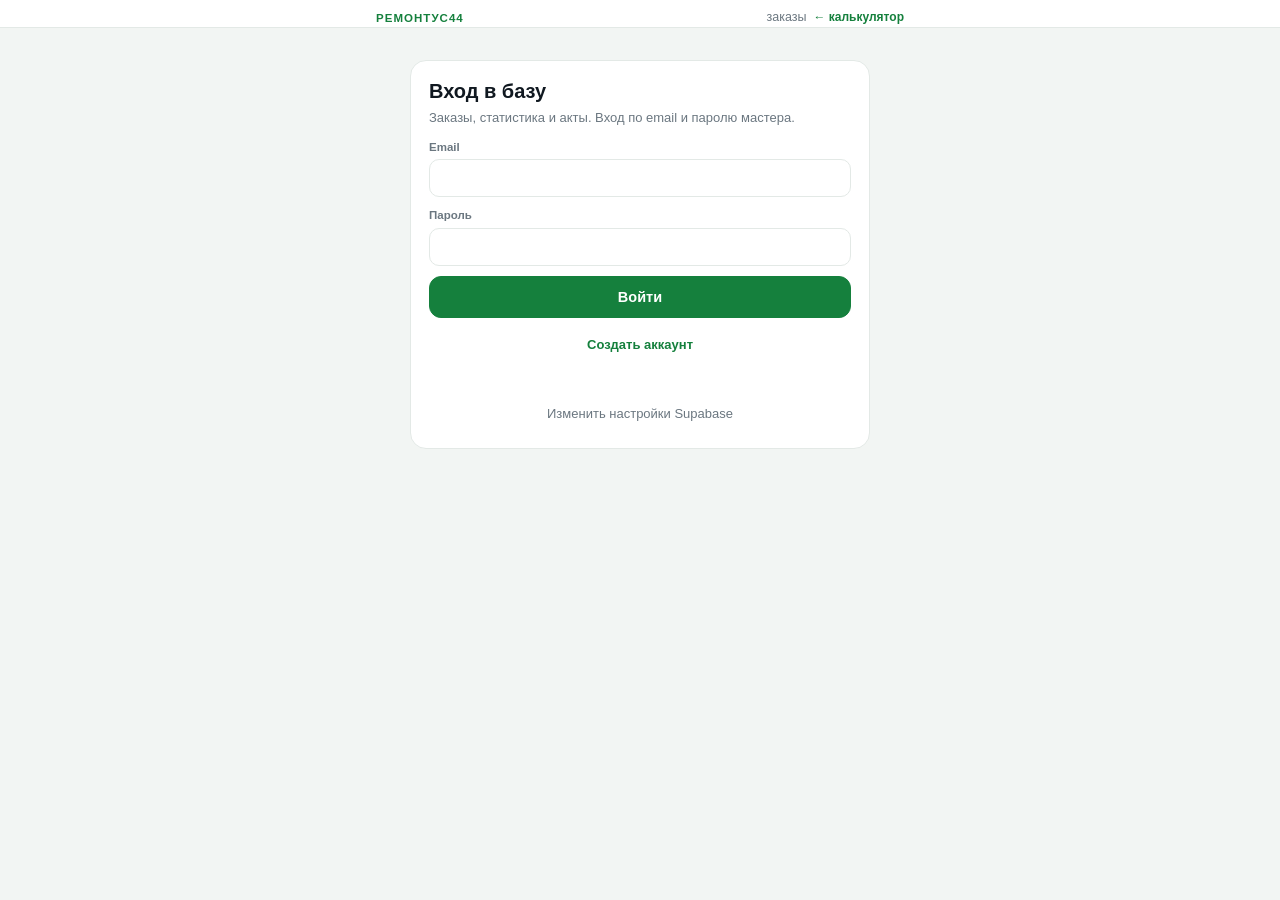
<file: calc/orders.html>
<!DOCTYPE html>
<html lang="ru">
<head>
<meta charset="utf-8">
<meta name="viewport" content="width=device-width, initial-scale=1, viewport-fit=cover">
<title>Заказы — Ремонтус44</title>
<meta name="robots" content="noindex, nofollow">
<meta name="theme-color" content="#15803d">
<meta name="color-scheme" content="light">
<meta name="mobile-web-app-capable" content="yes">
<meta name="apple-mobile-web-app-capable" content="yes">
<meta name="apple-mobile-web-app-status-bar-style" content="default">
<meta name="apple-mobile-web-app-title" content="Заказы">
<meta name="format-detection" content="telephone=no">
<link rel="manifest" href="manifest.json">
<link rel="icon" href="icon-192.png" sizes="192x192">
<link rel="apple-touch-icon" href="apple-touch-icon.png">
<link rel="stylesheet" href="app.css">
<link rel="stylesheet" href="orders.css">
</head>
<body class="orders-page">

<header class="head">
  <div class="head__row">
    <span class="head__brand">Ремонтус44</span>
    <span class="head__right">
      <span class="head__title">заказы</span>
      <a class="head__link" href="./">← калькулятор</a>
    </span>
  </div>
</header>

<main class="orders">

  <section class="panel" id="setupView" hidden>
    <h1 class="panel__title">Подключение базы</h1>
    <p class="panel__text">Вставьте Project URL и anon public key из Supabase. Ключ публичный — заказы защищены входом по email и паролю.</p>
    <form class="form" id="setupForm">
      <label class="field">
        <span>Project URL</span>
        <input id="setupUrl" type="url" placeholder="https://xxxx.supabase.co" autocomplete="off" spellcheck="false">
      </label>
      <label class="field">
        <span>anon public key</span>
        <textarea id="setupKey" rows="3" placeholder="eyJhbGci... или sb_publishable_..." autocomplete="off" spellcheck="false"></textarea>
      </label>
      <button class="btn btn--primary" type="submit">Сохранить настройки</button>
    </form>
    <div class="panel__note">
      <b>Если база ещё не создана:</b>
      <ol>
        <li>Создайте проект на supabase.com.</li>
        <li>SQL Editor → выполните файл <a href="supabase/schema.sql" target="_blank" rel="noopener">supabase/schema.sql</a>.</li>
        <li>Authentication → Users → Add user: email и пароль, включите Auto Confirm.</li>
        <li>Project Settings → API → скопируйте Project URL и anon public key сюда.</li>
      </ol>
    </div>
  </section>

  <section class="panel" id="loginView" hidden>
    <h1 class="panel__title">Вход в базу</h1>
    <p class="panel__text">Заказы, статистика и акты. Вход по email и паролю мастера.</p>
    <form class="form" id="loginForm">
      <label class="field">
        <span>Email</span>
        <input id="loginEmail" type="email" autocomplete="username" required>
      </label>
      <label class="field">
        <span>Пароль</span>
        <input id="loginPassword" type="password" autocomplete="current-password" required>
      </label>
      <button class="btn btn--primary" type="submit">Войти</button>
    </form>
    <button class="panel__link" id="signupBtn" type="button">Создать аккаунт</button>
    <p class="panel__status" id="loginStatus"></p>
    <button class="panel__link panel__link--muted" id="resetConfigBtn" type="button">Изменить настройки Supabase</button>
  </section>

  <section id="mainView" hidden>
    <div class="orders__top">
      <div>
        <h1 class="orders__title">Заказы</h1>
        <div class="orders__user" id="userEmail"></div>
      </div>
      <div class="orders__topbtns">
        <button class="orders__link" id="logoutBtn" type="button">Выйти</button>
      </div>
    </div>

    <div class="stats" id="stats"></div>

    <div class="period">
      <div class="period__dates">
        <label class="field field--date"><span>С</span><input id="fromDate" type="date"></label>
        <label class="field field--date"><span>По</span><input id="toDate" type="date"></label>
      </div>
      <div class="period__btns">
        <button class="period__btn" data-period="month" type="button">Месяц</button>
        <button class="period__btn" data-period="year" type="button">Год</button>
        <button class="period__btn" data-period="all" type="button">Всё время</button>
      </div>
    </div>

    <div class="orders__actions">
      <button class="btn btn--primary" id="newOrderBtn" type="button">+ Новый заказ</button>
      <button class="btn btn--ghost" id="refreshBtn" type="button">Обновить</button>
    </div>

    <div class="orders__list" id="ordersList"></div>
    <p class="orders__empty" id="ordersEmpty" hidden>Заказов пока нет. Сделайте смету в калькуляторе и нажмите «Сохранить заказ».</p>
  </section>

</main>

<div class="sheet" id="editorSheet" hidden>
  <div class="sheet__backdrop" data-eclose></div>
  <div class="sheet__panel" role="dialog" aria-modal="true" aria-labelledby="editorTitle">
    <div class="sheet__handle" aria-hidden="true"></div>
    <div class="sheet__head">
      <h2 id="editorTitle">Заказ</h2>
      <button class="sheet__close" type="button" data-eclose aria-label="Закрыть">×</button>
    </div>
    <div class="sheet__body" id="editorBody"></div>
    <div class="sheet__foot">
      <div class="editor__totals" id="editorTotals"></div>
      <div class="sheet__actions">
        <button class="btn btn--primary btn--wide" id="saveEditorBtn" type="button">Сохранить заказ</button>
        <button class="btn btn--ghost" id="actEditorBtn" type="button">Акт PDF</button>
        <button class="btn btn--ghost" id="deleteEditorBtn" type="button">Удалить</button>
      </div>
    </div>
  </div>
</div>

<div class="toast" id="toast" role="status" aria-live="polite"></div>
<div class="printdoc" id="printDoc" aria-hidden="true"></div>

<script src="supabase-config.js"></script>
<script src="supabase.js"></script>
<script src="act.js"></script>
<script src="orders.js"></script>
</body>
</html>
</file>
<file: assets/style.css>
/* ==========================================================
   Ремонтус44 — статический сайт
   Один файл стилей, без внешних зависимостей и шрифтов.
   ========================================================== */

:root {
  --bg: #ffffff;
  --surface: #f5f6f7;
  --surface-2: #eceef0;
  --ink: #14171a;
  --ink-soft: #3d464f;
  --muted: #66717c;
  --line: #dfe3e6;
  --accent: #15803d;
  --accent-dark: #0f612e;
  --accent-soft: #e8f5ec;
  --dark: #1a1d20;
  --radius: 14px;
  --radius-sm: 10px;
  --shadow: 0 1px 2px rgba(16, 24, 40, .06), 0 8px 24px rgba(16, 24, 40, .06);
  --wrap: 1120px;
}

*,
*::before,
*::after { box-sizing: border-box; }

html {
  scroll-behavior: smooth;
  -webkit-text-size-adjust: 100%;
}

body {
  margin: 0;
  background: var(--bg);
  color: var(--ink);
  font-family: system-ui, -apple-system, "Segoe UI", Roboto, "Helvetica Neue", Arial, sans-serif;
  font-size: 17px;
  line-height: 1.6;
  -webkit-font-smoothing: antialiased;
}

img { max-width: 100%; height: auto; display: block; }

a { color: var(--accent); text-decoration: none; }
a:hover { text-decoration: underline; }

h1, h2, h3, h4 {
  margin: 0 0 .6em;
  line-height: 1.2;
  letter-spacing: -.01em;
  font-weight: 700;
}

h1 { font-size: clamp(1.75rem, 4.2vw, 2.7rem); }
h2 { font-size: clamp(1.4rem, 3vw, 2rem); }
h3 { font-size: 1.15rem; }

p { margin: 0 0 1em; }
ul, ol { margin: 0 0 1em; padding-left: 1.25em; }
li { margin-bottom: .4em; }

:focus-visible {
  outline: 3px solid var(--accent);
  outline-offset: 2px;
  border-radius: 4px;
}

/* ---------- layout ---------- */

.wrap {
  max-width: var(--wrap);
  margin: 0 auto;
  padding: 0 20px;
}

.section { padding: 64px 0; }
.section--tight { padding: 44px 0; }
.section--surface { background: var(--surface); }
.section--dark { background: var(--dark); color: #eef1f3; }
.section--dark h2 { color: #fff; }

.lead {
  font-size: 1.08rem;
  color: var(--ink-soft);
  max-width: 66ch;
}
.section--surface .lead, .section--dark .lead { color: inherit; opacity: .85; }

.section-head { margin-bottom: 32px; }
.section-head p { margin-bottom: 0; }

/* ---------- header ---------- */

.header {
  position: sticky;
  top: 0;
  z-index: 50;
  background: rgba(255, 255, 255, .96);
  backdrop-filter: saturate(180%) blur(8px);
  border-bottom: 1px solid var(--line);
}

.header__bar {
  display: flex;
  align-items: center;
  gap: 18px;
  min-height: 66px;
}

.brand {
  display: flex;
  align-items: center;
  gap: 10px;
  color: inherit;
  flex: 0 0 auto;
}
.brand:hover { text-decoration: none; }
.brand__mark { width: 38px; height: 38px; flex: 0 0 auto; }
.brand__text { display: flex; flex-direction: column; line-height: 1.15; }
.brand__name { font-weight: 700; font-size: 1.02rem; }
.brand__sub { font-size: .74rem; color: var(--muted); letter-spacing: .02em; }

.nav {
  display: flex;
  gap: 4px;
  margin-left: auto;
  overflow-x: auto;
  scrollbar-width: none;
}
.nav::-webkit-scrollbar { display: none; }

.nav a {
  color: var(--ink-soft);
  font-size: .93rem;
  padding: 8px 12px;
  border-radius: 8px;
  white-space: nowrap;
}
.nav a:hover { background: var(--surface); text-decoration: none; color: var(--ink); }
.nav a[aria-current="page"] { color: var(--accent); font-weight: 600; }

.header__phone {
  flex: 0 0 auto;
  display: inline-flex;
  align-items: center;
  gap: 8px;
  background: var(--accent);
  color: #fff;
  font-weight: 600;
  font-size: .95rem;
  padding: 10px 16px;
  border-radius: 999px;
  white-space: nowrap;
}
.header__phone:hover { background: var(--accent-dark); text-decoration: none; color: #fff; }

@media (max-width: 860px) {
  .header__bar { flex-wrap: wrap; padding: 8px 0; gap: 10px; }
  .nav { order: 3; width: 100%; margin-left: 0; border-top: 1px solid var(--line); padding-top: 6px; }
  .header__phone { margin-left: auto; }
  .brand__sub { display: none; }
}

/* ---------- hero ---------- */

.hero {
  position: relative;
  color: #fff;
  background: #23262a;
  overflow: hidden;
}

.hero__bg {
  position: absolute;
  inset: 0;
  width: 100%;
  height: 100%;
  object-fit: cover;
  object-position: center 40%;
  opacity: .55;
  filter: saturate(.9);
}

.hero::after {
  content: "";
  position: absolute;
  inset: 0;
  background:
    linear-gradient(100deg, rgba(14, 18, 22, .92) 0%, rgba(14, 18, 22, .78) 46%, rgba(14, 18, 22, .55) 100%),
    linear-gradient(180deg, rgba(14, 18, 22, .35), rgba(14, 18, 22, .6));
}

.hero__inner {
  position: relative;
  z-index: 1;
  padding: 76px 0 68px;
  max-width: 780px;
}

.hero h1 { color: #fff; margin-bottom: .35em; }
.hero p { font-size: 1.1rem; color: #dfe4e8; max-width: 60ch; }

.hero__actions {
  display: flex;
  flex-wrap: wrap;
  gap: 12px;
  margin-top: 26px;
}

.hero__note {
  margin-top: 22px;
  font-size: .9rem;
  color: #b9c2c9;
}

/* ---------- фото в тексте ---------- */

.photo { margin: 30px 0 0; }

.photo img {
  width: 100%;
  height: auto;
  border-radius: var(--radius);
  border: 1px solid var(--line);
}

.photo figcaption {
  margin-top: 10px;
  font-size: .86rem;
  color: var(--muted);
}

/* ---------- buttons ---------- */

.btn {
  display: inline-flex;
  align-items: center;
  justify-content: center;
  gap: 8px;
  padding: 13px 22px;
  border: 1px solid transparent;
  border-radius: 999px;
  font: inherit;
  font-weight: 600;
  font-size: .98rem;
  cursor: pointer;
  transition: background-color .15s ease, border-color .15s ease, color .15s ease;
}
.btn:hover { text-decoration: none; }

.btn--primary { background: var(--accent); color: #fff; }
.btn--primary:hover { background: var(--accent-dark); color: #fff; }

.btn--light { background: #fff; color: var(--ink); }
.btn--light:hover { background: #e9edf0; color: var(--ink); }

.btn--ghost { background: transparent; color: #fff; border-color: rgba(255, 255, 255, .4); }
.btn--ghost:hover { border-color: #fff; color: #fff; }

.btn--outline { background: transparent; color: var(--accent); border-color: var(--accent); }
.btn--outline:hover { background: var(--accent-soft); color: var(--accent-dark); }

/* ---------- trust strip ---------- */

.trust {
  display: grid;
  grid-template-columns: repeat(auto-fit, minmax(190px, 1fr));
  gap: 1px;
  background: var(--line);
  border-block: 1px solid var(--line);
}
.trust > div { background: var(--bg); padding: 20px 22px; }
.trust b { display: block; font-size: 1.3rem; }
.trust span { font-size: .88rem; color: var(--muted); }

/* ---------- cards ---------- */

.cards {
  display: grid;
  grid-template-columns: repeat(auto-fit, minmax(250px, 1fr));
  gap: 18px;
}

.card {
  display: flex;
  flex-direction: column;
  background: #fff;
  border: 1px solid var(--line);
  border-radius: var(--radius);
  padding: 24px;
  transition: border-color .15s ease, box-shadow .15s ease, transform .15s ease;
}
.card:hover {
  border-color: #c3cbd1;
  box-shadow: var(--shadow);
  transform: translateY(-2px);
}

.card__icon {
  width: 44px;
  height: 44px;
  border-radius: 12px;
  background: var(--accent-soft);
  color: var(--accent-dark);
  display: grid;
  place-items: center;
  margin-bottom: 16px;
}
.card__icon svg {
  width: 24px;
  height: 24px;
  stroke: currentColor;
  fill: none;
  stroke-width: 1.7;
  stroke-linecap: round;
  stroke-linejoin: round;
}

.card h3 { margin-bottom: .35em; }
.card p { color: var(--muted); font-size: .95rem; margin-bottom: 1.1em; }
.card__link { margin-top: auto; font-weight: 600; font-size: .93rem; }

/* ---------- lists ---------- */

.cols {
  display: grid;
  grid-template-columns: repeat(auto-fit, minmax(260px, 1fr));
  gap: 30px;
}

.plain { list-style: none; padding: 0; }
.plain li {
  position: relative;
  padding-left: 24px;
  margin-bottom: .55em;
  color: var(--ink-soft);
}
.plain li::before {
  content: "";
  position: absolute;
  left: 4px;
  top: .62em;
  width: 7px;
  height: 7px;
  border-radius: 50%;
  background: var(--accent);
}

.check { list-style: none; padding: 0; }
.check li {
  position: relative;
  padding-left: 28px;
  margin-bottom: .6em;
}
.check li::before {
  content: "✓";
  position: absolute;
  left: 0;
  top: 0;
  color: var(--accent);
  font-weight: 700;
}

/* ---------- prices ---------- */

.prices { border-top: 1px solid var(--line); }

.price {
  display: flex;
  align-items: baseline;
  gap: 12px;
  padding: 14px 2px;
  border-bottom: 1px solid var(--line);
}
.price__name { flex: 1 1 auto; }
.price__name small { display: block; color: var(--muted); font-size: .84rem; }
.price__val { flex: 0 0 auto; font-weight: 700; white-space: nowrap; }

.prices__note { margin-top: 16px; font-size: .88rem; color: var(--muted); }

/* ---------- steps ---------- */

.steps {
  counter-reset: step;
  list-style: none;
  padding: 0;
  display: grid;
  grid-template-columns: repeat(auto-fit, minmax(220px, 1fr));
  gap: 14px;
}
.steps li {
  counter-increment: step;
  position: relative;
  background: #fff;
  border: 1px solid var(--line);
  border-radius: var(--radius);
  padding: 22px 22px 22px 62px;
  margin: 0;
}
.steps li::before {
  content: counter(step);
  position: absolute;
  left: 20px;
  top: 20px;
  width: 28px;
  height: 28px;
  border-radius: 50%;
  background: var(--accent);
  color: #fff;
  font-size: .85rem;
  font-weight: 700;
  display: grid;
  place-items: center;
}
.steps strong { display: block; margin-bottom: .25em; }
.steps span { font-size: .92rem; color: var(--muted); }

/* ---------- reviews ---------- */

.reviews {
  display: grid;
  grid-template-columns: repeat(auto-fit, minmax(260px, 1fr));
  gap: 18px;
}
.review {
  background: #fff;
  border: 1px solid var(--line);
  border-radius: var(--radius);
  padding: 22px;
  margin: 0;
}
.review blockquote { margin: 0 0 14px; color: var(--ink-soft); }
.review figcaption { font-size: .86rem; color: var(--muted); }

/* ---------- promo ---------- */

.promo {
  border: 2px dashed var(--accent);
  background: var(--accent-soft);
  border-radius: var(--radius);
  padding: 26px 28px;
}
.promo h2 { font-size: 1.25rem; margin-bottom: .4em; }
.promo p { margin: 0; color: var(--ink-soft); }
.promo strong { color: var(--accent-dark); }

/* ---------- notice ---------- */

.notice {
  border-left: 4px solid var(--accent);
  background: var(--surface);
  padding: 16px 20px;
  border-radius: 0 var(--radius-sm) var(--radius-sm) 0;
  color: var(--ink-soft);
  font-size: .95rem;
}
.notice p:last-child { margin-bottom: 0; }

/* ---------- contacts ---------- */

.contact-grid {
  display: grid;
  grid-template-columns: repeat(auto-fit, minmax(280px, 1fr));
  gap: 28px;
  align-items: start;
}

.contact-card {
  background: rgba(255, 255, 255, .06);
  border: 1px solid rgba(255, 255, 255, .12);
  border-radius: var(--radius);
  padding: 26px;
}
.contact-card h3 { color: #fff; font-size: 1.05rem; margin-bottom: .5em; }
.contact-card p { color: #c9d1d7; margin-bottom: .5em; }
.contact-card .big {
  display: block;
  font-size: 1.5rem;
  font-weight: 700;
  color: #fff;
  margin: .1em 0 .5em;
}
.contact-card .big:hover { color: #a7e8bd; text-decoration: none; }

.contact-actions { display: flex; flex-wrap: wrap; gap: 10px; margin-top: 16px; }

.hours { font-size: .93rem; color: #aeb7be; }

/* ---------- footer ---------- */

.footer {
  background: #101214;
  color: #9aa4ac;
  padding: 34px 0 40px;
  font-size: .88rem;
}
.footer a { color: #cfd6db; }
.footer__inner {
  display: flex;
  flex-wrap: wrap;
  gap: 18px 32px;
  justify-content: space-between;
  align-items: flex-start;
}
.footer p { margin: 0 0 .5em; }
.footer__col { max-width: 420px; }

/* ---------- breadcrumbs ---------- */

.crumbs {
  font-size: .85rem;
  color: var(--muted);
  padding: 18px 0 0;
}
.crumbs a { color: var(--muted); }
.crumbs span { color: var(--ink); }

/* ---------- utility ---------- */

.sr-only {
  position: absolute;
  width: 1px; height: 1px;
  padding: 0; margin: -1px;
  overflow: hidden;
  clip: rect(0 0 0 0);
  white-space: nowrap;
  border: 0;
}

.mt-0 { margin-top: 0; }
.mb-0 { margin-bottom: 0; }
.center { text-align: center; }
.section-head.center .lead { margin-inline: auto; }

@media (prefers-reduced-motion: reduce) {
  html { scroll-behavior: auto; }
  * { transition: none !important; }
}

@media (max-width: 640px) {
  body { font-size: 16px; }
  .section { padding: 44px 0; }
  .hero__inner { padding: 52px 0 48px; }
  .card:hover { transform: none; }
}

/* ---------- телефон: показ по кнопке ---------- */

button.header__phone {
  border: 0;
  font-family: inherit;
  cursor: pointer;
  line-height: 1.2;
}

.header__phone:focus-visible {
  outline: 3px solid var(--accent);
  outline-offset: 3px;
}

.phone-btn {
  display: inline-block;
  background: none;
  border: 0;
  padding: 0;
  font: inherit;
  font-size: clamp(1.25rem, 3vw, 1.55rem);
  font-weight: 700;
  color: #fff;
  cursor: pointer;
  text-align: left;
  border-bottom: 2px dotted rgba(255, 255, 255, .45);
  transition: color .15s ease, border-color .15s ease;
}

.phone-btn:hover {
  color: #a7e8bd;
  border-bottom-color: #a7e8bd;
}

.phone-btn:focus-visible {
  outline: 3px solid #a7e8bd;
  outline-offset: 3px;
}

.phone-link {
  display: inline-block;
  font-size: clamp(1.25rem, 3vw, 1.55rem);
  font-weight: 700;
  color: #fff;
  border-bottom: 2px solid transparent;
}

.phone-link:hover {
  color: #a7e8bd;
  text-decoration: none;
}

.phone-hint {
  display: block;
  margin-top: 6px;
  font-size: .82rem;
  color: #96a0a8;
}

/* ---------- большой прайс ---------- */

.prices-intro {
  display: grid;
  grid-template-columns: repeat(auto-fit, minmax(220px, 1fr));
  gap: 14px;
  margin-bottom: 38px;
}

.rate-card {
  background: #fff;
  border: 1px solid var(--line);
  border-radius: var(--radius);
  padding: 20px 22px;
}

.rate-card b {
  display: block;
  font-size: 1.35rem;
  line-height: 1.2;
  margin-bottom: 2px;
}

.rate-card span {
  font-size: .88rem;
  color: var(--muted);
}

.price-group + .price-group { margin-top: 36px; }

.price-group__head {
  display: flex;
  align-items: baseline;
  justify-content: space-between;
  gap: 10px 20px;
  flex-wrap: wrap;
  padding-bottom: 10px;
  border-bottom: 2px solid var(--ink);
  margin-bottom: 2px;
}

.price-group__head h3 {
  margin: 0;
  font-size: 1.1rem;
}

.price-group__rate {
  font-size: .86rem;
  color: var(--muted);
  white-space: nowrap;
}

.price {
  display: grid;
  grid-template-columns: 1fr 92px 148px;
  gap: 6px 16px;
  align-items: baseline;
  padding: 15px 2px;
  border-bottom: 1px solid var(--line);
}

.price__name { font-size: 1rem; }

.price__name small {
  display: block;
  color: var(--muted);
  font-size: .85rem;
  line-height: 1.45;
  margin-top: 2px;
}

.price__time {
  font-size: .88rem;
  color: var(--muted);
  text-align: right;
  white-space: nowrap;
}

.price__val {
  font-weight: 700;
  text-align: right;
  white-space: nowrap;
}

.prices-foot {
  margin-top: 26px;
  padding: 18px 20px;
  background: var(--surface);
  border-radius: var(--radius-sm);
  font-size: .9rem;
  color: var(--ink-soft);
}

.prices-foot p { margin: 0 0 .5em; }
.prices-foot p:last-child { margin-bottom: 0; }

@media (max-width: 600px) {
  .price {
    grid-template-columns: 1fr auto;
    row-gap: 2px;
    padding: 13px 0;
  }
  .price__name { grid-column: 1; }
  .price__time {
    grid-column: 1;
    grid-row: 2;
    text-align: left;
    font-size: .84rem;
  }
  .price__val {
    grid-column: 2;
    grid-row: 1 / span 2;
    align-self: center;
    padding-left: 10px;
  }
}

@media print {
  .header, .hero__actions, .footer { display: none; }
  body { font-size: 12pt; }
}
</file>
<file: calc/app.css>
/* Ремонтус44 — калькулятор. Мобильный интерфейс, светлая тема, крупные цели. */

:root {
  --green: #15803d;
  --green-dark: #0f5c2c;
  --green-soft: #eaf5ee;
  --ink: #101820;
  --muted: #6b7780;
  --line: #e3e9e6;
  --bg: #f2f5f3;
  --safe-b: env(safe-area-inset-bottom, 0px);
}

* { box-sizing: border-box; }

html, body {
  margin: 0;
  padding: 0;
}

body {
  font-family: -apple-system, BlinkMacSystemFont, "Segoe UI", Roboto, "Helvetica Neue", Arial, sans-serif;
  background: var(--bg);
  color: var(--ink);
  font-size: 16px;
  line-height: 1.4;
  -webkit-font-smoothing: antialiased;
  -webkit-tap-highlight-color: transparent;
  touch-action: manipulation;
  overscroll-behavior-y: contain;
  padding-bottom: calc(88px + var(--safe-b));
}

button, input {
  font-family: inherit;
}

/* ---------- шапка ---------- */

.head {
  position: sticky;
  top: 0;
  z-index: 20;
  background: rgba(255, 255, 255, .97);
  backdrop-filter: blur(10px);
  border-bottom: 1px solid var(--line);
  padding-top: env(safe-area-inset-top, 0px);
}

.head__row {
  display: flex;
  align-items: center;
  justify-content: space-between;
  padding: 9px 16px 0;
}

.head__brand {
  font-size: 11.5px;
  font-weight: 700;
  letter-spacing: .09em;
  text-transform: uppercase;
  color: var(--green);
}

.head__right {
  display: flex;
  align-items: center;
  gap: 7px;
}

.head__title {
  font-size: 12.5px;
  color: var(--muted);
}

.head__settings {
  width: 30px;
  height: 30px;
  margin: -5px -6px -5px 0;
  padding: 0;
  border: 0;
  border-radius: 50%;
  background: transparent;
  color: var(--muted);
  display: flex;
  align-items: center;
  justify-content: center;
}

.head__settings:active { background: var(--bg); }

.head__settings svg {
  width: 18px;
  height: 18px;
  fill: none;
  stroke: currentColor;
  stroke-width: 2;
  stroke-linecap: round;
  stroke-linejoin: round;
}

.search {
  display: flex;
  align-items: center;
  gap: 9px;
  margin: 9px 12px 0;
  padding: 0 10px 0 12px;
  background: var(--bg);
  border: 1px solid var(--line);
  border-radius: 12px;
  transition: border-color .15s, background .15s, box-shadow .15s;
}

.search:focus-within {
  border-color: var(--green);
  background: #fff;
  box-shadow: 0 0 0 3px rgba(21, 128, 61, .12);
}

.search__icon {
  flex: 0 0 18px;
  width: 18px;
  height: 18px;
  fill: none;
  stroke: var(--muted);
  stroke-width: 2;
  stroke-linecap: round;
}

.search input {
  flex: 1;
  min-width: 0;
  border: 0;
  background: none;
  padding: 11px 0;
  font-size: 16px;
  color: var(--ink);
  outline: none;
  -webkit-appearance: none;
}

.search input::-webkit-search-cancel-button { display: none; }

.search__clear {
  flex: 0 0 auto;
  width: 28px;
  height: 28px;
  border: 0;
  border-radius: 50%;
  background: #dfe6e2;
  color: #48564f;
  font-size: 18px;
  line-height: 1;
  display: flex;
  align-items: center;
  justify-content: center;
  padding: 0 0 2px;
}

.chips {
  display: flex;
  gap: 7px;
  overflow-x: auto;
  padding: 9px 12px 10px;
  scrollbar-width: none;
}

.chips::-webkit-scrollbar { display: none; }

.chip {
  flex: 0 0 auto;
  padding: 7px 13px;
  border: 1px solid var(--line);
  border-radius: 999px;
  background: #fff;
  color: #3c4a44;
  font-size: 13.5px;
  white-space: nowrap;
}

.chip--on {
  background: var(--green);
  border-color: var(--green);
  color: #fff;
  font-weight: 600;
}

/* ---------- список ---------- */

.list { background: #fff; }

.group {
  margin: 0;
  padding: 14px 16px 6px;
  font-size: 11.5px;
  font-weight: 700;
  letter-spacing: .07em;
  text-transform: uppercase;
  color: var(--muted);
  background: var(--bg);
}

.svc {
  display: flex;
  align-items: flex-start;
  gap: 12px;
  width: 100%;
  padding: 13px 16px;
  background: #fff;
  border: 0;
  border-bottom: 1px solid var(--line);
  color: inherit;
  text-align: left;
  cursor: pointer;
  transition: background .12s;
}

.svc:active { background: #e8f3ec; }

.svc--on {
  background: var(--green-soft);
  box-shadow: inset 3px 0 0 var(--green);
}

.svc__text {
  flex: 1;
  min-width: 0;
  display: flex;
  flex-direction: column;
  gap: 3px;
}

.svc__name {
  font-size: 15.5px;
  font-weight: 600;
  line-height: 1.25;
}

.svc__note {
  font-size: 12.5px;
  color: var(--muted);
  line-height: 1.35;
}

.svc__side {
  flex: 0 0 auto;
  display: flex;
  flex-direction: column;
  align-items: flex-end;
  gap: 3px;
  text-align: right;
  padding-top: 1px;
}

.svc__price {
  font-size: 14.5px;
  font-weight: 700;
  white-space: nowrap;
  font-variant-numeric: tabular-nums;
}

.svc__time {
  font-size: 11.5px;
  color: var(--muted);
  white-space: nowrap;
}

.empty {
  padding: 48px 24px;
  text-align: center;
  color: var(--muted);
}

.empty p { margin: 0 0 6px; }

.empty__hint { font-size: 13.5px; }

/* ---------- нижняя панель ---------- */

.bar {
  position: fixed;
  left: 0;
  right: 0;
  bottom: 0;
  z-index: 30;
  display: flex;
  gap: 8px;
  padding: 10px 12px calc(10px + var(--safe-b));
  background: #fff;
  border-top: 1px solid var(--line);
  box-shadow: 0 -10px 30px rgba(9, 20, 14, .07);
}

.bar[hidden] { display: none; }

.bar__main {
  flex: 1;
  min-width: 0;
  display: flex;
  flex-direction: column;
  align-items: flex-start;
  gap: 1px;
  padding: 9px 16px 10px;
  border: 0;
  border-radius: 14px;
  background: var(--green);
  color: #fff;
  text-align: left;
}

.bar__main:active { background: var(--green-dark); }

.bar__sum {
  font-size: 19px;
  font-weight: 700;
  line-height: 1.15;
  font-variant-numeric: tabular-nums;
  max-width: 100%;
  overflow: hidden;
  text-overflow: ellipsis;
  white-space: nowrap;
}

.bar__meta {
  font-size: 11.5px;
  opacity: .85;
}

.iconbtn {
  flex: 0 0 56px;
  width: 56px;
  border: 1px solid var(--line);
  border-radius: 14px;
  background: #fff;
  color: var(--green);
  display: flex;
  align-items: center;
  justify-content: center;
}

.iconbtn:active { background: var(--green-soft); }

.iconbtn svg {
  width: 22px;
  height: 22px;
  fill: none;
  stroke: currentColor;
  stroke-width: 2;
  stroke-linecap: round;
  stroke-linejoin: round;
}

/* ---------- шторка со сметой ---------- */

.sheet {
  position: fixed;
  inset: 0;
  z-index: 50;
  display: flex;
  align-items: flex-end;
  justify-content: center;
}

.sheet[hidden] { display: none; }

.sheet__backdrop {
  position: absolute;
  inset: 0;
  background: rgba(8, 15, 11, .45);
  opacity: 0;
  transition: opacity .2s;
}

.sheet.is-open .sheet__backdrop { opacity: 1; }

.sheet__panel {
  position: relative;
  width: 100%;
  max-width: 520px;
  max-height: 92vh;
  max-height: 92dvh;
  display: flex;
  flex-direction: column;
  background: #fff;
  border-radius: 20px 20px 0 0;
  transform: translateY(102%);
  transition: transform .24s cubic-bezier(.32, .72, 0, 1);
  padding-bottom: var(--safe-b);
}

.sheet.is-open .sheet__panel { transform: translateY(0); }

.sheet__handle {
  width: 38px;
  height: 4px;
  margin: 8px auto 0;
  border-radius: 2px;
  background: #d7dfda;
}

.sheet__head {
  display: flex;
  align-items: center;
  justify-content: space-between;
  padding: 6px 16px 10px;
}

.sheet__head h2 {
  margin: 0;
  font-size: 18px;
}

.sheet__close {
  width: 36px;
  height: 36px;
  border: 0;
  border-radius: 50%;
  background: var(--bg);
  color: #4c5a53;
  font-size: 21px;
  line-height: 1;
  display: flex;
  align-items: center;
  justify-content: center;
  padding: 0 0 2px;
}

.sheet__body {
  flex: 1;
  overflow-y: auto;
  -webkit-overflow-scrolling: touch;
  border-top: 1px solid var(--line);
}

/* строки сметы */

.item {
  display: flex;
  align-items: center;
  gap: 10px;
  padding: 11px 16px;
  border-bottom: 1px solid var(--line);
}

.item__text { flex: 1; min-width: 0; }

.item__name {
  font-size: 14.5px;
  font-weight: 600;
  line-height: 1.25;
}

.item__sum {
  margin-top: 2px;
  font-size: 12.5px;
  color: var(--muted);
  font-variant-numeric: tabular-nums;
}

.step {
  display: flex;
  align-items: center;
  border: 1px solid var(--line);
  border-radius: 10px;
  overflow: hidden;
  background: #fff;
}

.step button {
  width: 36px;
  height: 34px;
  border: 0;
  background: none;
  color: var(--green);
  font-size: 17px;
  line-height: 1;
  display: flex;
  align-items: center;
  justify-content: center;
}

.step button:active { background: var(--green-soft); }

.step span {
  min-width: 24px;
  text-align: center;
  font-size: 13.5px;
  font-weight: 600;
  font-variant-numeric: tabular-nums;
}

.item__del {
  flex: 0 0 auto;
  width: 34px;
  height: 34px;
  border: 0;
  background: none;
  color: #a2aea8;
  font-size: 20px;
  line-height: 1;
  display: flex;
  align-items: center;
  justify-content: center;
  padding: 0 0 2px;
}

.grams {
  display: flex;
  align-items: center;
  gap: 0;
  margin-top: 8px;
  border: 1px solid var(--line);
  border-radius: 10px;
  overflow: hidden;
  width: max-content;
}

.grams button {
  height: 32px;
  padding: 0 10px;
  border: 0;
  background: #fff;
  color: var(--green);
  font-size: 12.5px;
  font-weight: 600;
}

.grams button:active { background: var(--green-soft); }

.grams b {
  padding: 0 8px;
  font-size: 13px;
  font-variant-numeric: tabular-nums;
}

.sheet__car {
  padding: 9px 16px;
  background: var(--green-soft);
  border-bottom: 1px solid #d8ecdf;
  color: #14532d;
  font-size: 12.5px;
  font-weight: 600;
  line-height: 1.35;
}

/* данные для заказа */

.orderdata {
  padding: 10px 16px 11px;
  border-bottom: 1px solid var(--line);
  background: #fff;
}

.orderdata__head {
  display: flex;
  align-items: flex-start;
  justify-content: space-between;
  gap: 8px;
}

.orderdata__title {
  font-size: 13px;
  font-weight: 700;
  line-height: 1.25;
}

.orderdata__sub {
  margin-top: 1px;
  color: var(--muted);
  font-size: 10.5px;
  line-height: 1.3;
}

.orderdata__grid {
  display: grid;
  grid-template-columns: 1fr 1fr;
  gap: 7px;
  margin-top: 8px;
}

.ofield { display: block; min-width: 0; }

.ofield span {
  display: block;
  margin-bottom: 2px;
  color: var(--muted);
  font-size: 10px;
  font-weight: 600;
}

.ofield input {
  width: 100%;
  min-width: 0;
  padding: 8px 9px;
  border: 1px solid var(--line);
  border-radius: 8px;
  background: #fff;
  color: var(--ink);
  font-size: 13px;
  outline: none;
}

.ofield input:focus {
  border-color: var(--green);
  box-shadow: 0 0 0 2px rgba(21, 128, 61, .12);
}

.orderdata__note {
  margin: 7px 0 0;
  color: var(--muted);
  font-size: 10.5px;
  line-height: 1.35;
}

.item__tools {
  display: flex;
  flex-wrap: wrap;
  align-items: center;
  gap: 8px;
  margin-top: 4px;
}

.count {
  display: inline-flex;
  align-items: center;
  gap: 5px;
  color: var(--muted);
  font-size: 11px;
  line-height: 1.2;
}

.count input {
  width: 15px;
  height: 15px;
  margin: 0;
  accent-color: var(--green);
}

.item__edit {
  padding: 3px 7px;
  border: 1px solid var(--line);
  border-radius: 6px;
  background: #fff;
  color: var(--green);
  font-size: 10.5px;
  font-weight: 600;
}

.item__edit:active { background: var(--green-soft); }

.sheet__section {
  padding: 11px 16px 6px;
  background: var(--bg);
  border-bottom: 1px solid var(--line);
  color: var(--muted);
  font-size: 11px;
  font-weight: 700;
  letter-spacing: .07em;
  text-transform: uppercase;
}

/* запчасти и жидкости */

.extras { border-top: 1px solid var(--line); }

.extras__head {
  display: flex;
  align-items: flex-start;
  justify-content: space-between;
  gap: 10px;
  padding: 12px 16px 8px;
  background: var(--bg);
  border-bottom: 1px solid var(--line);
}

.extras__title {
  font-size: 14px;
  font-weight: 700;
  line-height: 1.25;
}

.extras__sub {
  margin-top: 2px;
  font-size: 11px;
  line-height: 1.35;
  color: var(--muted);
}

.extras__markup {
  flex: 0 0 auto;
  display: flex;
  align-items: center;
  gap: 5px;
  font-size: 11.5px;
  color: var(--muted);
  white-space: nowrap;
}

.extras__markup input {
  width: 54px;
  padding: 5px 6px;
  border: 1px solid var(--line);
  border-radius: 8px;
  background: #fff;
  color: var(--ink);
  font-size: 14px;
  text-align: right;
  outline: none;
  font-variant-numeric: tabular-nums;
}

.extras__markup input:focus {
  border-color: var(--green);
  box-shadow: 0 0 0 3px rgba(21, 128, 61, .12);
}

.extras__empty {
  margin: 0;
  padding: 0 16px 10px;
  font-size: 12px;
  line-height: 1.4;
  color: var(--muted);
}

.extra {
  display: flex;
  align-items: center;
  gap: 10px;
  padding: 10px 16px;
  border-bottom: 1px solid var(--line);
}

.extra__text { flex: 1; min-width: 0; }

.extra__name {
  font-size: 14px;
  font-weight: 600;
  line-height: 1.25;
}

.extra__tag {
  display: inline-block;
  margin-right: 6px;
  padding: 1px 6px;
  border-radius: 999px;
  background: var(--green-soft);
  color: var(--green);
  font-size: 9.5px;
  font-weight: 700;
  letter-spacing: .04em;
  text-transform: uppercase;
  vertical-align: 1px;
}

.extra__calc {
  margin-top: 2px;
  font-size: 11.5px;
  line-height: 1.3;
  color: var(--muted);
}

.extra__sum {
  flex: 0 0 auto;
  font-size: 13.5px;
  font-weight: 700;
  white-space: nowrap;
  font-variant-numeric: tabular-nums;
}

.extraform {
  display: grid;
  grid-template-columns: 1fr 1fr;
  gap: 8px;
  padding: 0 16px 14px;
}

.extraform[hidden] { display: none; }

.extraform__title {
  grid-column: 1 / -1;
  color: var(--ink);
  font-size: 12px;
  font-weight: 700;
  line-height: 1.25;
}

.extraform input,
.extraform select {
  min-width: 0;
  padding: 10px;
  border: 1px solid var(--line);
  border-radius: 10px;
  background: #fff;
  color: var(--ink);
  font-size: 14px;
  outline: none;
}

.extraform input:focus,
.extraform select:focus {
  border-color: var(--green);
  box-shadow: 0 0 0 3px rgba(21, 128, 61, .12);
}

.extraform__wide { grid-column: 1 / -1; }

.extraform__hint {
  grid-column: 1 / -1;
  font-size: 11.5px;
  line-height: 1.35;
  color: var(--green);
  font-weight: 600;
}

.extraform__actions {
  grid-column: 1 / -1;
  display: flex;
  gap: 8px;
}

.extraform__actions button {
  flex: 1;
  padding: 10px;
  border-radius: 10px;
  font-size: 14px;
  font-weight: 600;
}

.extraform__actions button[type="submit"] {
  border: 0;
  background: var(--green);
  color: #fff;
}

.extraform__actions button[type="button"] {
  border: 1px solid var(--line);
  background: #fff;
  color: var(--ink);
}

/* своя строка */

.addown {
  display: block;
  width: calc(100% - 32px);
  margin: 12px 16px;
  padding: 11px;
  border: 1px dashed #c3d2ca;
  border-radius: 12px;
  background: #fbfdfc;
  color: var(--green);
  font-size: 14px;
  font-weight: 600;
}

.addown:active { background: var(--green-soft); }

.ownform {
  display: grid;
  grid-template-columns: 1fr 100px;
  gap: 8px;
  padding: 0 16px 14px;
}

.ownform[hidden] { display: none; }

.ownform input {
  min-width: 0;
  padding: 10px 12px;
  border: 1px solid var(--line);
  border-radius: 10px;
  font-size: 15px;
  background: #fff;
  outline: none;
}

.ownform input:focus {
  border-color: var(--green);
  box-shadow: 0 0 0 3px rgba(21, 128, 61, .12);
}

.ownform__actions {
  grid-column: 1 / -1;
  display: flex;
  gap: 8px;
}

.ownform__actions button {
  flex: 1;
  padding: 11px;
  border: 0;
  border-radius: 10px;
  font-size: 14.5px;
  font-weight: 600;
}

.ownform__actions button[type="submit"] {
  background: var(--green);
  color: #fff;
}

.ownform__actions button[type="button"] {
  border: 1px solid var(--line);
  background: #fff;
  color: var(--ink);
}

/* итоги и кнопки */

.sheet__foot {
  border-top: 1px solid var(--line);
  background: #fff;
  border-radius: 0 0 0 0;
}

.toggle {
  display: flex;
  align-items: flex-start;
  gap: 9px;
  padding: 11px 16px 0;
  font-size: 12.5px;
  line-height: 1.35;
  color: var(--muted);
}

.toggle input {
  width: 18px;
  height: 18px;
  margin: 0;
  accent-color: var(--green);
  flex: 0 0 auto;
}

.sheet__totals {
  padding: 8px 16px 4px;
}

.totals__row {
  display: flex;
  align-items: baseline;
  justify-content: space-between;
  gap: 12px;
}

.totals__label {
  font-size: 12px;
  text-transform: uppercase;
  letter-spacing: .06em;
  color: var(--muted);
  font-weight: 700;
}

.totals__breakdown {
  display: flex;
  flex-wrap: wrap;
  gap: 3px 12px;
  margin-top: 4px;
  font-size: 11.5px;
  line-height: 1.35;
  color: var(--muted);
}

.totals__breakdown span { white-space: nowrap; }

.totals__time {
  margin-top: 3px;
  font-size: 12.5px;
  color: var(--muted);
}

.totals__order {
  margin-top: 3px;
  color: var(--green);
  font-size: 11.5px;
  line-height: 1.35;
}

.totals__order b { font-weight: 700; }

.totals__sum {
  font-size: clamp(21px, 6.4vw, 27px);
  font-weight: 700;
  line-height: 1.1;
  font-variant-numeric: tabular-nums;
  text-align: right;
  white-space: nowrap;
}

.sheet__actions {
  display: grid;
  grid-template-columns: 1fr 1fr;
  gap: 7px;
  padding: 8px 16px 12px;
}

.btn {
  padding: 12px;
  border-radius: 12px;
  border: 1px solid transparent;
  font-size: 14.5px;
  font-weight: 600;
  text-align: center;
}

.btn--primary {
  grid-column: 1 / -1;
  background: var(--green);
  color: #fff;
  border-color: var(--green);
}

.btn--primary:active { background: var(--green-dark); }

.btn--ghost {
  background: #fff;
  border-color: var(--line);
  color: var(--ink);
}

.btn--ghost:active { background: var(--bg); }

.btn--plain {
  background: #fff;
  border-color: var(--line);
  color: #b23b3b;
}

.btn--plain:active { background: #fdf1f1; }

.btn--wide { grid-column: 1 / -1; }

/* ---------- настройки, облако, контакты ---------- */

.setbody { padding-bottom: 18px; }

.box {
  padding: 14px 16px 16px;
  border-bottom: 1px solid var(--line);
}

.box:last-child { border-bottom: 0; }

.box__head {
  display: flex;
  align-items: flex-start;
  justify-content: space-between;
  gap: 10px;
}

.box__title {
  font-size: 15px;
  font-weight: 700;
  line-height: 1.25;
}

.box__sub {
  margin-top: 2px;
  font-size: 11.5px;
  color: var(--muted);
  line-height: 1.35;
}

.box__text {
  margin: 8px 0 0;
  font-size: 12.5px;
  line-height: 1.45;
  color: var(--muted);
}

.box__text--small { font-size: 11.5px; }

.box__or {
  margin: 14px 0 7px;
  font-size: 11.5px;
  color: var(--muted);
  text-align: center;
}

.box__btn {
  display: block;
  width: 100%;
  padding: 11px 12px;
  border: 1px solid var(--line);
  border-radius: 10px;
  background: #fff;
  color: var(--ink);
  font-size: 14px;
  font-weight: 600;
  text-align: center;
  text-decoration: none;
}

.box__btn:active { background: var(--bg); }

.box__btn--primary {
  margin-top: 11px;
  border-color: var(--green);
  background: var(--green);
  color: #fff;
}

.box__btn--primary:active { background: var(--green-dark); }

.box__join {
  display: grid;
  grid-template-columns: 1fr auto;
  gap: 8px;
}

.box__join input {
  min-width: 0;
  padding: 10px 12px;
  border: 1px solid var(--line);
  border-radius: 10px;
  background: #fff;
  color: var(--ink);
  font-size: 16px;
  letter-spacing: .08em;
  text-transform: uppercase;
  outline: none;
}

.box__join input:focus {
  border-color: var(--green);
  box-shadow: 0 0 0 3px rgba(21, 128, 61, .12);
}

.box__join .box__btn { width: auto; padding-left: 15px; padding-right: 15px; }

.box__codebox {
  display: flex;
  align-items: center;
  justify-content: space-between;
  gap: 12px;
  margin-top: 11px;
  padding: 11px 12px;
  border: 1px solid #d8ecdf;
  border-radius: 12px;
  background: var(--green-soft);
}

.box__label {
  font-size: 11.5px;
  color: var(--muted);
}

.box__code {
  margin-top: 2px;
  color: #14532d;
  font-size: 22px;
  font-weight: 700;
  letter-spacing: .1em;
  font-variant-numeric: tabular-nums;
  line-height: 1.15;
}

.box__actions {
  display: grid;
  grid-template-columns: 1fr 1fr;
  gap: 8px;
  margin-top: 9px;
}

.box__actions .box__btn { padding-left: 8px; padding-right: 8px; font-size: 13px; }

.box__link {
  display: block;
  width: 100%;
  margin-top: 7px;
  padding: 9px 8px;
  border: 0;
  border-radius: 9px;
  background: transparent;
  color: var(--green);
  font-size: 12.5px;
  font-weight: 600;
  text-align: center;
}

.box__link:active { background: var(--green-soft); }

.box__link--danger { color: #b23b3b; }

.box__link--danger:active { background: #fdf1f1; }

.box__status {
  margin: 6px 0 0;
  font-size: 11.5px;
  line-height: 1.35;
  color: var(--muted);
  text-align: center;
}

.box__row {
  display: flex;
  align-items: center;
  gap: 8px;
  margin-top: 8px;
  min-height: 30px;
}

.box__row .box__label { flex: 0 0 auto; }

.box__value {
  flex: 1;
  min-width: 0;
  font-size: 13px;
  font-weight: 600;
  overflow-wrap: anywhere;
}

.box__mini {
  flex: 0 0 auto;
  padding: 6px 9px;
  border: 1px solid var(--line);
  border-radius: 8px;
  background: #fff;
  color: var(--green);
  font-size: 11.5px;
  font-weight: 600;
}

.box__mini:active { background: var(--green-soft); }

.cloud__state {
  flex: 0 0 auto;
  padding: 3px 8px;
  border-radius: 999px;
  background: var(--bg);
  color: var(--muted);
  font-size: 10px;
  font-weight: 700;
  letter-spacing: .04em;
  text-transform: uppercase;
  white-space: nowrap;
}

.cloud__state.is-on {
  background: var(--green-soft);
  color: var(--green);
}

/* ---------- тост ---------- */

.toast {
  position: fixed;
  left: 50%;
  bottom: calc(100px + var(--safe-b));
  z-index: 60;
  transform: translateX(-50%) translateY(10px);
  max-width: calc(100vw - 40px);
  padding: 10px 16px;
  border-radius: 999px;
  background: #101820;
  color: #fff;
  font-size: 13.5px;
  text-align: center;
  opacity: 0;
  pointer-events: none;
  transition: opacity .18s, transform .18s;
}

.toast.is-on {
  opacity: 1;
  transform: translateX(-50%) translateY(0);
}

/* ---------- подбор автомобиля ---------- */

.garage {
  margin: 12px 12px 2px;
  padding: 14px;
  background: #fff;
  border: 1px solid var(--line);
  border-radius: 16px;
  box-shadow: 0 1px 0 rgba(9, 20, 14, .03);
}

.garage__head {
  display: flex;
  align-items: flex-start;
  justify-content: space-between;
  gap: 12px;
}

.garage__title {
  font-size: 15px;
  font-weight: 700;
  line-height: 1.25;
}

.garage__sub {
  margin-top: 2px;
  font-size: 12px;
  color: var(--muted);
}

.garage__reset {
  flex: 0 0 auto;
  padding: 4px 0;
  border: 0;
  background: none;
  color: var(--green);
  font-size: 12.5px;
  font-weight: 600;
}

.garage__reset:active { opacity: .6; }

.garage__grid {
  display: grid;
  grid-template-columns: 1fr 1fr;
  gap: 9px;
  margin-top: 12px;
}

.gfield {
  display: flex;
  flex-direction: column;
  gap: 4px;
  min-width: 0;
}

.gfield > span {
  font-size: 10.5px;
  font-weight: 700;
  letter-spacing: .06em;
  text-transform: uppercase;
  color: var(--muted);
}

.gfield select {
  width: 100%;
  min-width: 0;
  padding: 9px 26px 9px 10px;
  border: 1px solid var(--line);
  border-radius: 10px;
  background-color: #fff;
  background-image: url("data:image/svg+xml;utf8,<svg xmlns='http://www.w3.org/2000/svg' viewBox='0 0 12 8'><path d='M1 1l5 5 5-5' fill='none' stroke='%236b7780' stroke-width='1.6' stroke-linecap='round' stroke-linejoin='round'/></svg>");
  background-repeat: no-repeat;
  background-position: right 9px center;
  background-size: 11px auto;
  color: var(--ink);
  font-size: 14px;
  line-height: 1.2;
  outline: none;
  -webkit-appearance: none;
  appearance: none;
  text-overflow: ellipsis;
}

.gfield select:focus {
  border-color: var(--green);
  box-shadow: 0 0 0 3px rgba(21, 128, 61, .12);
}

.gfield select:disabled {
  color: #9aa6a0;
  background-color: #f7f9f8;
  opacity: 1;
}

.garage__hint {
  margin: 10px 0 0;
  font-size: 12px;
  line-height: 1.4;
  color: var(--muted);
}

.garage__car {
  display: flex;
  align-items: center;
  justify-content: space-between;
  gap: 10px;
  margin-top: 12px;
  padding: 10px 12px;
  background: var(--green-soft);
  border-radius: 12px;
}

.garage__car-text {
  min-width: 0;
  display: flex;
  flex-direction: column;
  gap: 1px;
}

.garage__car-text b {
  font-size: 13.5px;
  line-height: 1.25;
}

.garage__car-text span {
  font-size: 11.5px;
  color: #3f5c4b;
  line-height: 1.3;
}

.garage__count {
  flex: 0 0 auto;
  padding: 4px 8px;
  border-radius: 999px;
  background: #fff;
  color: var(--green);
  font-size: 11px;
  font-weight: 700;
  white-space: nowrap;
}

.garage__meta {
  margin: 8px 0 0;
  font-size: 11px;
  line-height: 1.4;
  color: var(--muted);
}

.garage__meta--shared {
  padding-top: 7px;
  border-top: 1px dashed var(--line);
}

.garage__update {
  display: inline-block;
  margin-top: 7px;
  padding: 0;
  border: 0;
  background: none;
  color: var(--green);
  font-size: 12px;
  font-weight: 600;
}

.garage__update:active { opacity: .6; }

.svc__time--norm {
  color: var(--green);
  font-weight: 700;
}

.svc__time--na {
  color: #9aa6a0;
}

.svc--na {
  opacity: .55;
  cursor: default;
}

.svc--na:active { background: #fff; }

/* строка услуги + кнопка «как выполнить» */

.svc-row {
  display: flex;
  align-items: stretch;
  border-bottom: 1px solid var(--line);
  background: #fff;
}

.svc-row .svc {
  flex: 1;
  min-width: 0;
  border-bottom: 0;
}

.svc-row--on { background: var(--green-soft); }

.svc__how {
  flex: 0 0 auto;
  width: 46px;
  margin: 0;
  padding: 0;
  border: 0;
  border-left: 1px solid var(--line);
  background: #f6faf7;
  color: var(--green);
  font-size: 18px;
  font-weight: 700;
  line-height: 1;
  cursor: pointer;
  display: flex;
  align-items: center;
  justify-content: center;
}

.svc__how:active { background: #e2f0e7; }

.item__car {
  margin-top: 3px;
  font-size: 11.5px;
  line-height: 1.3;
  color: var(--green);
}

/* ---------- инструкция ---------- */

.guide {
  padding: 0 16px 28px;
}

.guide__hero {
  padding: 14px 0 10px;
}

.guide__car {
  font-size: 12px;
  line-height: 1.35;
  color: var(--muted);
}

.guide__hero h3 {
  margin: 4px 0 4px;
  font-size: 19px;
  line-height: 1.25;
}

.guide__meta {
  font-size: 12px;
  color: var(--green);
  font-weight: 600;
}

.guide__art { margin: 6px 0 12px; }

.guide-art-svg {
  display: block;
  width: 100%;
  height: auto;
  border: 1px solid var(--line);
  border-radius: 14px;
  background: #f4f8f5;
}

.guide__art--seq { margin-top: 4px; }

.guide__engine-note {
  margin: 0 0 12px;
  padding: 10px 12px;
  border-left: 3px solid var(--green);
  background: var(--green-soft);
  border-radius: 0 10px 10px 0;
  font-size: 13px;
  line-height: 1.45;
}

.guide h4 {
  margin: 16px 0 8px;
  font-size: 13px;
  letter-spacing: .04em;
  text-transform: uppercase;
  color: var(--muted);
}

.guide__tools {
  display: flex;
  flex-wrap: wrap;
  gap: 6px;
}

.guide__tool {
  padding: 5px 10px;
  border-radius: 999px;
  background: var(--bg);
  border: 1px solid var(--line);
  font-size: 12px;
  line-height: 1.2;
}

.guide__steps {
  margin: 0;
  padding: 0;
  list-style: none;
  counter-reset: gstep;
}

.guide__steps li {
  position: relative;
  counter-increment: gstep;
  padding: 0 0 12px 34px;
  font-size: 13.5px;
  line-height: 1.5;
}

.guide__steps li::before {
  content: counter(gstep);
  position: absolute;
  left: 0;
  top: -1px;
  width: 23px;
  height: 23px;
  border-radius: 50%;
  background: var(--green);
  color: #fff;
  font-size: 12px;
  font-weight: 700;
  display: flex;
  align-items: center;
  justify-content: center;
}

.guide__table {
  width: 100%;
  border-collapse: collapse;
  font-size: 12.5px;
}

.guide__table th {
  text-align: left;
  font-size: 11px;
  text-transform: uppercase;
  letter-spacing: .04em;
  color: var(--muted);
  padding: 6px 8px 6px 0;
  border-bottom: 1px solid var(--line);
}

.guide__table td {
  padding: 8px 8px 8px 0;
  border-bottom: 1px solid var(--line);
  vertical-align: top;
  line-height: 1.35;
}

.guide__table td:nth-child(2) {
  white-space: nowrap;
  font-weight: 600;
}

.guide__critical { color: #b45309; }

.guide__warn {
  margin: 14px 0 0;
  padding: 11px 12px;
  border-radius: 12px;
  background: #fdf3e7;
  border: 1px solid #f0d9bf;
  color: #7c4a10;
  font-size: 12.5px;
  line-height: 1.45;
}

.guide__plain {
  margin: 0;
  font-size: 13px;
  color: var(--muted);
}

.guide__src {
  margin: 16px 0 0;
  font-size: 11px;
  line-height: 1.45;
  color: var(--muted);
}

.guide__src a {
  color: var(--green);
  text-decoration: underline;
}

.guide__links {
  display: flex;
  flex-wrap: wrap;
  gap: 8px;
}

.guide__link {
  display: inline-flex;
  align-items: center;
  padding: 8px 12px;
  border-radius: 10px;
  background: var(--green-soft);
  border: 1px solid #cfe6d8;
  color: #14532d;
  font-size: 12.5px;
  font-weight: 600;
  line-height: 1.2;
  text-decoration: none;
}

.guide__link:active { background: #d8ecdf; }

/* ---------- планшет ---------- */

@media (min-width: 560px) {
  body { padding-bottom: 0; }

  .head__row,
  .search,
  .chips,
  .list,
  .empty { max-width: 560px; margin-left: auto; margin-right: auto; }

  .head { border-radius: 0; }

  .bar {
    max-width: 560px;
    margin: 0 auto;
    border: 1px solid var(--line);
    border-bottom: 0;
    border-radius: 18px 18px 0 0;
    padding-bottom: 12px;
  }

  .sheet__panel { border-radius: 20px 20px 0 0; }
}

@media (prefers-reduced-motion: reduce) {
  .sheet__panel,
  .sheet__backdrop,
  .toast { transition: none; }
}

/* ---------- печатная смета / PDF ---------- */

.printdoc { display: none; }

@media print {
  @page { size: A4; margin: 12mm; }

  html, body {
    margin: 0 !important;
    padding: 0 !important;
    background: #fff !important;
  }

  body > *:not(#printDoc) { display: none !important; }

  #printDoc { display: block !important; }

  .pd {
    color: #000;
    font-size: 10.5pt;
    line-height: 1.35;
  }

  .pd__top {
    display: flex;
    align-items: flex-start;
    justify-content: space-between;
    gap: 16pt;
    margin-bottom: 10pt;
    padding-bottom: 8pt;
    border-bottom: 2pt solid #15803d;
  }

  .pd__brand {
    color: #15803d;
    font-size: 18pt;
    font-weight: 800;
    letter-spacing: .02em;
  }

  .pd__city {
    margin-top: 2pt;
    color: #555;
    font-size: 9pt;
  }

  .pd__contacts {
    margin-top: 3pt;
    color: #222;
    font-size: 9pt;
    font-weight: 600;
  }

  .pd__doc { text-align: right; }

  .pd__title {
    font-size: 14pt;
    font-weight: 700;
  }

  .pd__date {
    margin-top: 2pt;
    color: #555;
    font-size: 9pt;
  }

  .pd__car {
    margin: 0 0 10pt;
    padding: 7pt 9pt;
    border-left: 3pt solid #15803d;
    background: #f2f7f4;
    font-size: 10.5pt;
  }

  .pd__section {
    margin: 12pt 0 4pt;
    color: #555;
    font-size: 9pt;
    letter-spacing: .06em;
    text-transform: uppercase;
    break-after: avoid;
  }

  .pd__table {
    width: 100%;
    border-collapse: collapse;
  }

  .pd__table thead { display: table-header-group; }

  .pd__table th {
    padding: 3pt 4pt;
    border-bottom: 1pt solid #bbb;
    color: #666;
    font-size: 8pt;
    letter-spacing: .04em;
    text-align: left;
    text-transform: uppercase;
  }

  .pd__table td {
    padding: 4pt;
    border-bottom: .5pt solid #ddd;
    vertical-align: top;
    overflow-wrap: break-word;
  }

  .pd__table .pd__num,
  .pd__table th.pd__num {
    text-align: right;
    white-space: nowrap;
  }

  .pd__note-line {
    margin-top: 1pt;
    color: #666;
    font-size: 8pt;
  }

  .pd__totals {
    width: 60%;
    margin-top: 12pt;
    margin-left: auto;
    break-inside: avoid;
  }

  .pd__totals > div {
    display: flex;
    justify-content: space-between;
    gap: 12pt;
    padding: 2pt 0;
    font-size: 10pt;
  }

  .pd__totals b { white-space: nowrap; }

  .pd__grand {
    margin-top: 4pt;
    padding-top: 5pt;
    border-top: 1.5pt solid #15803d;
    font-size: 12pt !important;
    font-weight: 700;
  }

  .pd__note {
    margin: 12pt 0 0;
    color: #444;
    font-size: 9pt;
  }

  .pd__foot {
    margin: 6pt 0 0;
    color: #666;
    font-size: 8pt;
  }

  .pd tr { break-inside: avoid; }
}
</file>
<file: calc/orders.css>
/* Ремонтус44 — база заказов, статистика и акт. */

.orders-page {
  background: var(--bg);
}

.orders {
  max-width: 760px;
  margin: 0 auto;
  padding: 14px 14px calc(40px + var(--safe-b));
}

.head__link {
  color: var(--green);
  font-size: 12px;
  font-weight: 600;
  text-decoration: none;
  white-space: nowrap;
}

/* ---------- экраны настройки и входа ---------- */

.panel {
  margin: 18px auto;
  max-width: 460px;
  padding: 18px;
  border: 1px solid var(--line);
  border-radius: 16px;
  background: #fff;
}

.panel__title {
  margin: 0 0 6px;
  font-size: 20px;
  line-height: 1.2;
}

.panel__text {
  margin: 0 0 12px;
  color: var(--muted);
  font-size: 13px;
  line-height: 1.45;
}

.panel__note {
  margin-top: 14px;
  padding: 12px;
  border-radius: 12px;
  background: var(--bg);
  color: var(--muted);
  font-size: 12px;
  line-height: 1.5;
}

.panel__note b { color: var(--ink); }

.panel__note ol {
  margin: 6px 0 0;
  padding-left: 18px;
}

.panel__note a { color: var(--green); }

.panel__link {
  display: block;
  width: 100%;
  margin-top: 10px;
  padding: 9px;
  border: 0;
  border-radius: 10px;
  background: transparent;
  color: var(--green);
  font-size: 13px;
  font-weight: 600;
}

.panel__link:active { background: var(--green-soft); }

.panel__link--muted { color: var(--muted); font-weight: 500; }

.panel__status {
  min-height: 18px;
  margin: 8px 0 0;
  color: var(--muted);
  font-size: 12px;
  line-height: 1.4;
}

.panel__status.is-error { color: #b23b3b; }

.form { display: grid; gap: 10px; }

.field {
  display: block;
  min-width: 0;
}

.field > span {
  display: block;
  margin-bottom: 4px;
  color: var(--muted);
  font-size: 11.5px;
  font-weight: 600;
}

.field input,
.field textarea,
.field select {
  width: 100%;
  min-width: 0;
  padding: 10px 11px;
  border: 1px solid var(--line);
  border-radius: 10px;
  background: #fff;
  color: var(--ink);
  font-size: 14px;
  outline: none;
}

.field textarea { resize: vertical; }

.field input:focus,
.field textarea:focus,
.field select:focus {
  border-color: var(--green);
  box-shadow: 0 0 0 3px rgba(21, 128, 61, .12);
}

/* ---------- шапка и статистика ---------- */

.orders__top {
  display: flex;
  align-items: flex-start;
  justify-content: space-between;
  gap: 12px;
  margin-bottom: 12px;
}

.orders__title {
  margin: 0;
  font-size: 24px;
  line-height: 1.1;
}

.orders__user {
  margin-top: 3px;
  color: var(--muted);
  font-size: 12px;
  overflow-wrap: anywhere;
}

.orders__topbtns { display: flex; gap: 8px; }

.orders__link {
  border: 0;
  background: transparent;
  color: var(--muted);
  font-size: 12px;
  font-weight: 600;
  padding: 6px 2px;
}

.orders__link:active { color: var(--green); }

.stats {
  display: grid;
  grid-template-columns: 1fr 1fr;
  gap: 9px;
  margin-bottom: 12px;
}

.stat {
  padding: 12px;
  border: 1px solid var(--line);
  border-radius: 14px;
  background: #fff;
}

.stat--wide { grid-column: 1 / -1; }

.stat__label {
  color: var(--muted);
  font-size: 10.5px;
  font-weight: 700;
  letter-spacing: .04em;
  text-transform: uppercase;
  line-height: 1.25;
}

.stat__value {
  margin-top: 4px;
  font-size: 20px;
  font-weight: 700;
  line-height: 1.15;
  font-variant-numeric: tabular-nums;
  overflow-wrap: anywhere;
}

.stat__hint {
  margin-top: 3px;
  color: var(--muted);
  font-size: 10.5px;
  line-height: 1.3;
}

/* ---------- период ---------- */

.period {
  margin-bottom: 12px;
  padding: 11px 12px;
  border: 1px solid var(--line);
  border-radius: 14px;
  background: #fff;
}

.period__dates {
  display: grid;
  grid-template-columns: 1fr 1fr;
  gap: 8px;
}

.field--date > span { margin-bottom: 2px; }

.period__btns {
  display: flex;
  gap: 6px;
  margin-top: 8px;
}

.period__btn {
  flex: 1;
  padding: 8px 6px;
  border: 1px solid var(--line);
  border-radius: 9px;
  background: #fff;
  color: var(--ink);
  font-size: 12px;
  font-weight: 600;
}

.period__btn:active { background: var(--green-soft); }

.orders__actions {
  display: grid;
  grid-template-columns: 1fr auto;
  gap: 8px;
  margin-bottom: 12px;
}

.orders__actions .btn { padding: 11px 12px; }

.orders__actions .btn--primary { grid-column: auto; }

/* ---------- карточки заказов ---------- */

.orders__list { display: grid; gap: 9px; }

.order-card {
  padding: 12px;
  border: 1px solid var(--line);
  border-radius: 14px;
  background: #fff;
}

.order-card__head {
  display: flex;
  align-items: flex-start;
  justify-content: space-between;
  gap: 10px;
}

.order-card__date {
  color: var(--muted);
  font-size: 11.5px;
  font-weight: 600;
}

.order-card__car {
  margin-top: 2px;
  font-size: 15px;
  font-weight: 700;
  line-height: 1.25;
}

.order-card__sum {
  flex: 0 0 auto;
  font-size: 15px;
  font-weight: 700;
  white-space: nowrap;
  font-variant-numeric: tabular-nums;
}

.order-card__meta {
  margin-top: 4px;
  color: var(--muted);
  font-size: 11.5px;
  line-height: 1.35;
  overflow-wrap: anywhere;
}

.order-card__profit {
  margin-top: 6px;
  padding-top: 6px;
  border-top: 1px dashed var(--line);
  color: var(--green);
  font-size: 11.5px;
  font-weight: 700;
}

.order-card__btns {
  display: flex;
  flex-wrap: wrap;
  gap: 6px;
  margin-top: 9px;
}

.order-card__btn {
  padding: 7px 10px;
  border: 1px solid var(--line);
  border-radius: 8px;
  background: #fff;
  color: var(--ink);
  font-size: 11.5px;
  font-weight: 600;
}

.order-card__btn--green { color: var(--green); border-color: #bfe3cc; }
.order-card__btn--red { color: #b23b3b; border-color: #f0d0d0; }

.order-card__btn:active { background: var(--bg); }

.orders__empty {
  margin: 18px 0;
  color: var(--muted);
  font-size: 13px;
  line-height: 1.45;
  text-align: center;
}

/* ---------- редактор заказа ---------- */

.editgrid {
  display: grid;
  grid-template-columns: 1fr 1fr;
  gap: 8px;
  padding: 12px 16px;
  border-bottom: 1px solid var(--line);
}

.editgrid .field--wide { grid-column: 1 / -1; }

.editgrid .field > span { font-size: 10.5px; }

.editgrid .field input { padding: 8px 9px; font-size: 13px; }

.oitems {
  padding: 10px 16px 0;
}

.oitem {
  margin-bottom: 9px;
  padding: 10px;
  border: 1px solid var(--line);
  border-radius: 12px;
  background: #fbfdfc;
}

.oitem__row {
  display: grid;
  grid-template-columns: 1.4fr 1fr;
  gap: 7px;
  margin-bottom: 7px;
}

.oitem__row--4 {
  grid-template-columns: 1fr 0.7fr 1fr 1fr;
}

.oitem input,
.oitem select {
  width: 100%;
  min-width: 0;
  padding: 8px;
  border: 1px solid var(--line);
  border-radius: 8px;
  background: #fff;
  color: var(--ink);
  font-size: 13px;
  outline: none;
}

.oitem input:focus,
.oitem select:focus {
  border-color: var(--green);
  box-shadow: 0 0 0 2px rgba(21, 128, 61, .12);
}

.oitem__bottom {
  display: flex;
  align-items: center;
  justify-content: space-between;
  gap: 8px;
}

.oitem__count {
  display: flex;
  align-items: center;
  gap: 6px;
  color: var(--muted);
  font-size: 11.5px;
}

.oitem__count input {
  width: 16px;
  height: 16px;
  margin: 0;
  accent-color: var(--green);
}

.oitem__del {
  padding: 5px 8px;
  border: 1px solid #f0d0d0;
  border-radius: 7px;
  background: #fff;
  color: #b23b3b;
  font-size: 11.5px;
}

.additem {
  display: block;
  width: calc(100% - 32px);
  margin: 0 16px 14px;
  padding: 10px;
  border: 1px dashed #c3d2ca;
  border-radius: 10px;
  background: #fff;
  color: var(--green);
  font-size: 13px;
  font-weight: 600;
}

.additem:active { background: var(--green-soft); }

.editor__totals {
  padding: 10px 16px 4px;
  border-top: 1px solid var(--line);
  background: #fff;
}

.editor__row {
  display: flex;
  align-items: baseline;
  justify-content: space-between;
  gap: 10px;
  padding: 2px 0;
  color: var(--muted);
  font-size: 12px;
}

.editor__row b { color: var(--ink); font-size: 13px; }

.editor__row--grand {
  margin-top: 4px;
  padding-top: 5px;
  border-top: 1px solid var(--line);
  color: var(--ink);
  font-size: 13px;
  font-weight: 700;
}

.editor__row--grand b { font-size: 18px; }

/* ---------- печать акта ---------- */

@media print {
  .pd__sign {
    display: flex;
    gap: 28pt;
    margin-top: 24pt;
    font-size: 9.5pt;
    break-inside: avoid;
  }

  .pd__sign > div {
    flex: 1;
    padding-top: 18pt;
    border-top: .6pt solid #444;
  }

  .pd__sign span {
    display: block;
    color: #666;
    font-size: 8pt;
  }

  .pd__sign b { font-size: 9.5pt; }

  .act__table { margin-bottom: 4pt; }
}

@media (max-width: 460px) {
  .stats { grid-template-columns: 1fr 1fr; }
  .stat__value { font-size: 17px; }
  .oitem__row--4 { grid-template-columns: 1fr 1fr; }
}
</file>
